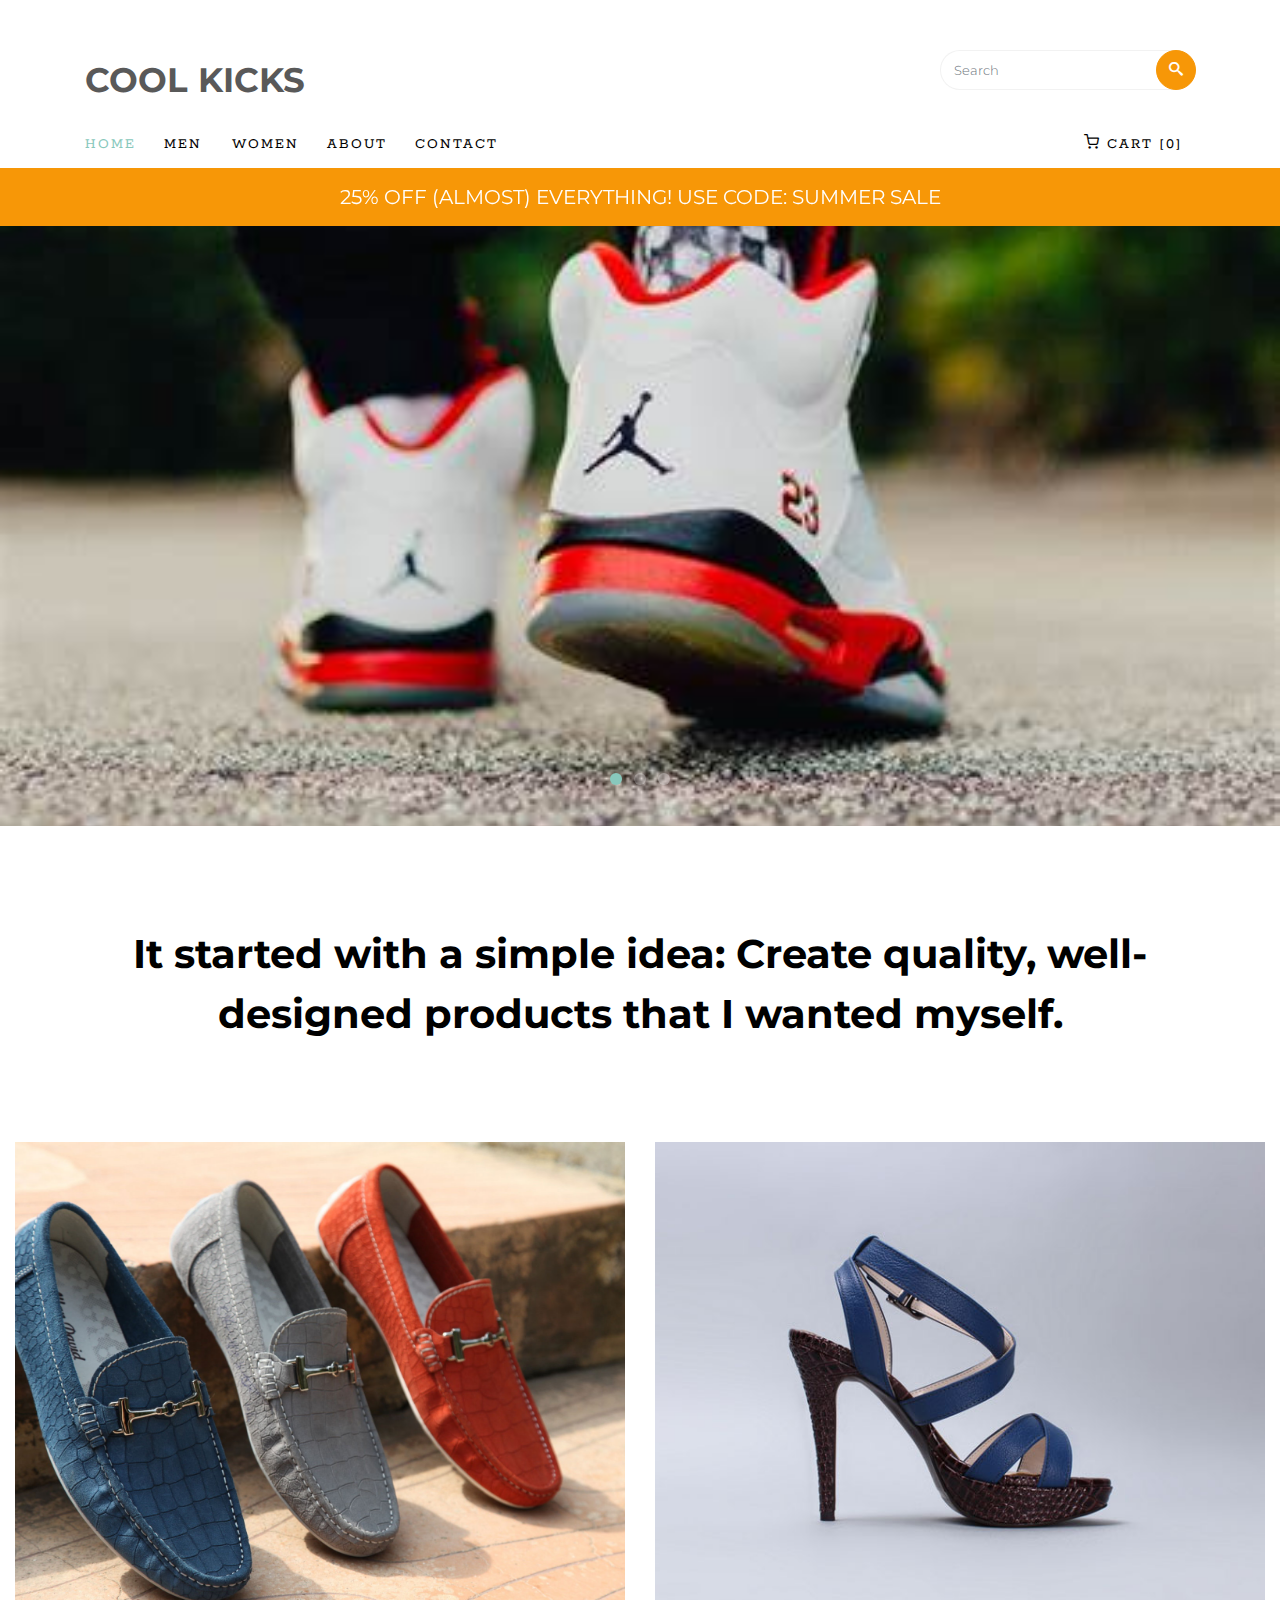
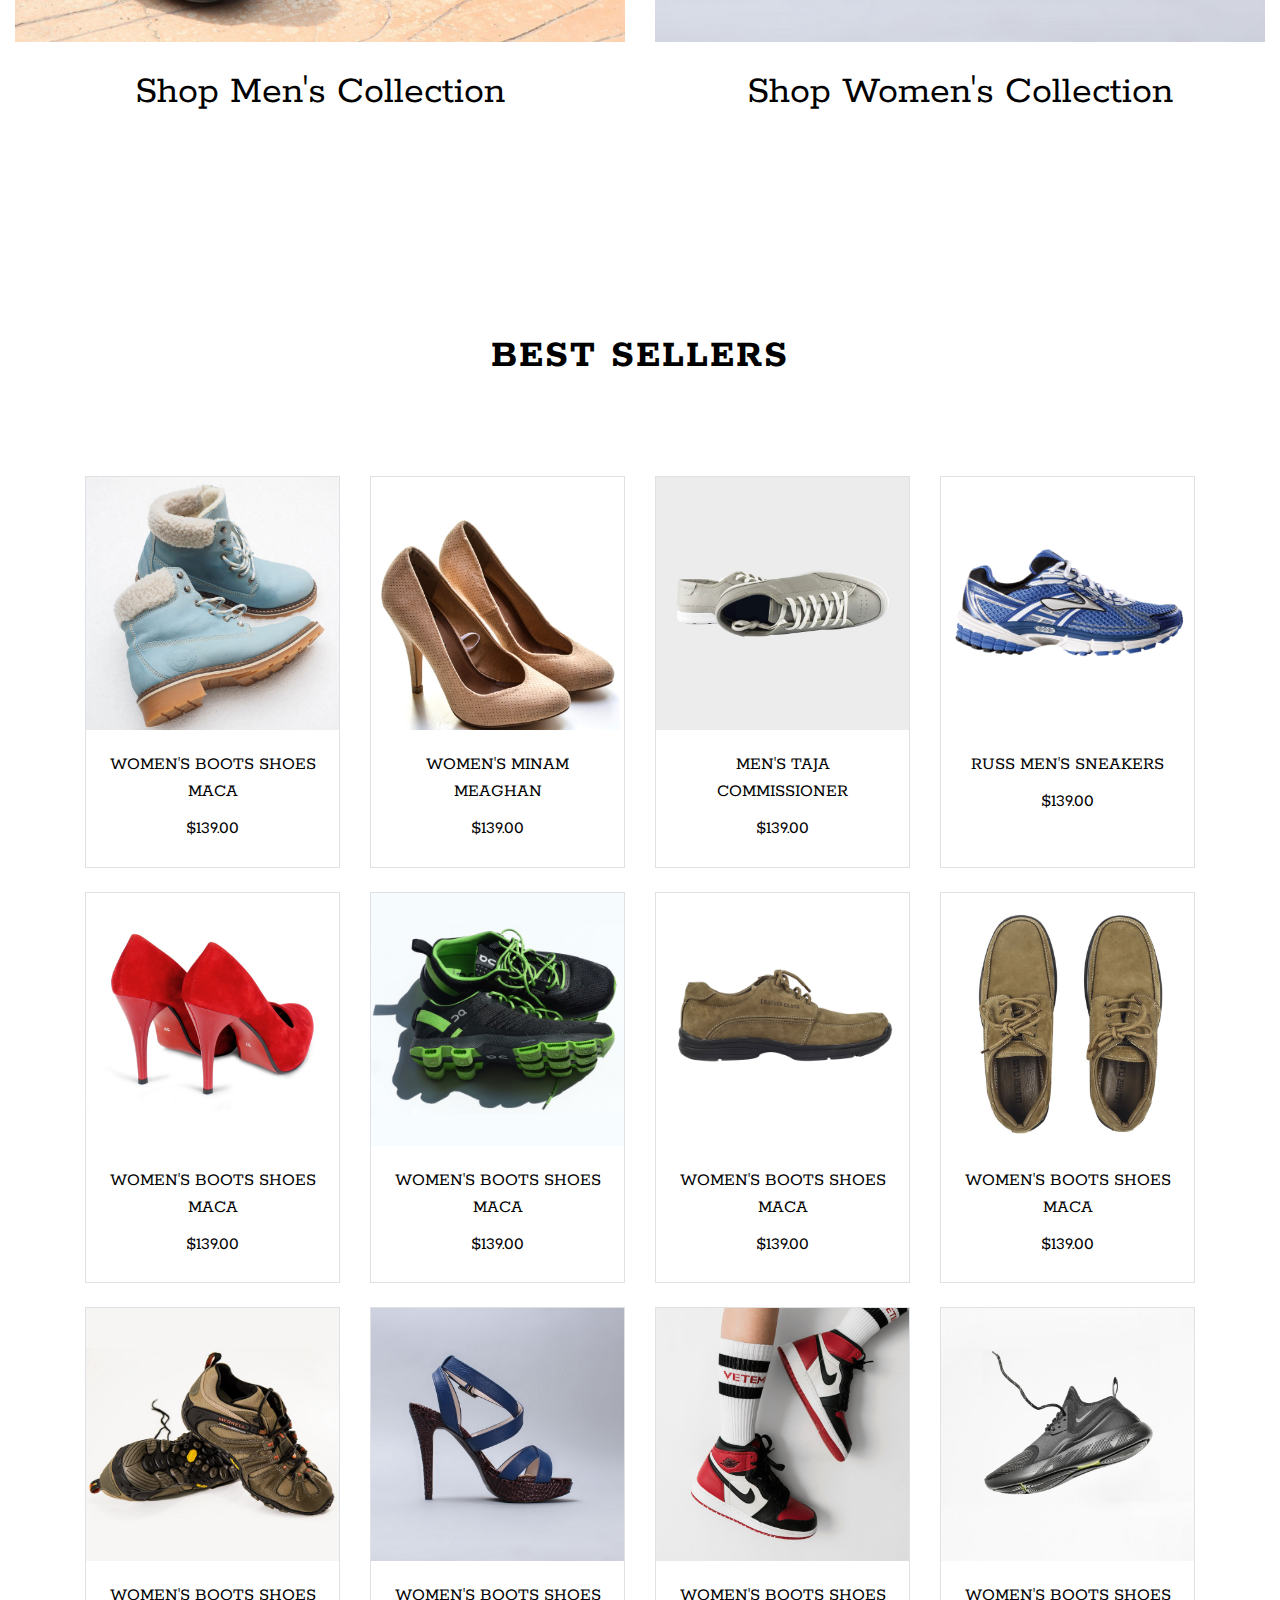
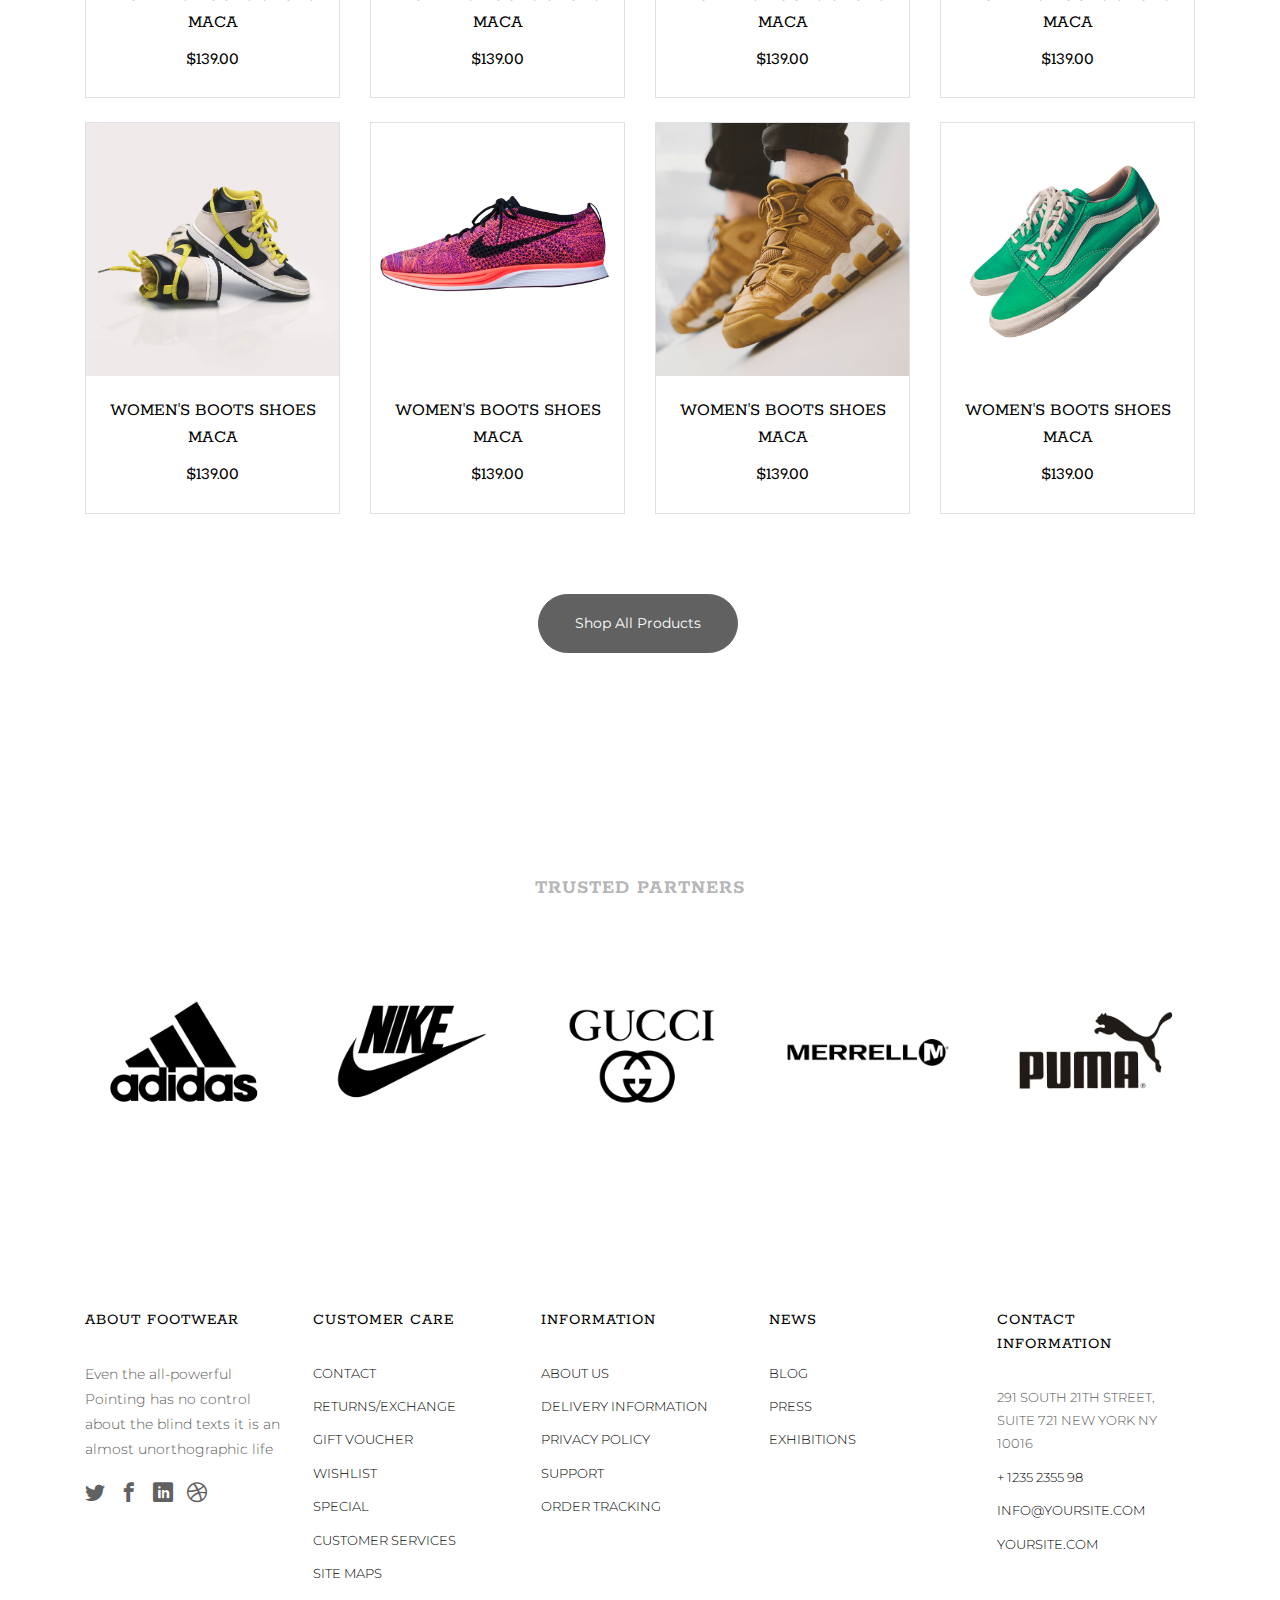
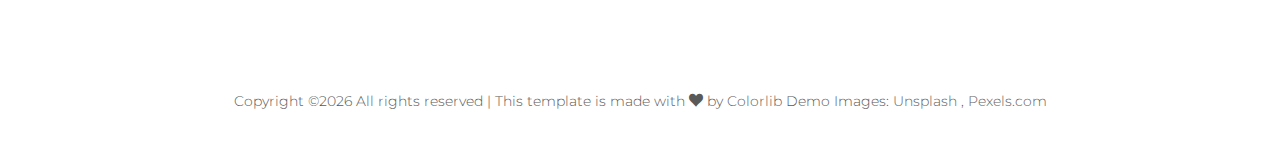
<file: index.html>
<!DOCTYPE HTML>
<html>
	<head>
	<title>Footwear - Free Bootstrap 4 Template by Colorlib</title>
   <meta charset="utf-8">
   <meta name="viewport" content="width=device-width, initial-scale=1, shrink-to-fit=no">

	<link href="https://fonts.googleapis.com/css?family=Montserrat:300,400,500,600,700" rel="stylesheet">
	<link href="https://fonts.googleapis.com/css?family=Rokkitt:100,300,400,700" rel="stylesheet">
	
	<!-- Animate.css -->
	<link rel="stylesheet" href="css/animate.css">
	<!-- Icomoon Icon Fonts-->
	<link rel="stylesheet" href="css/icomoon.css">
	<!-- Ion Icon Fonts-->
	<link rel="stylesheet" href="css/ionicons.min.css">
	<!-- Bootstrap  -->
	<link rel="stylesheet" href="css/bootstrap.min.css">

	<!-- Magnific Popup -->
	<link rel="stylesheet" href="css/magnific-popup.css">

	<!-- Flexslider  -->
	<link rel="stylesheet" href="css/flexslider.css">

	<!-- Owl Carousel -->
	<link rel="stylesheet" href="css/owl.carousel.min.css">
	<link rel="stylesheet" href="css/owl.theme.default.min.css">
	
	<!-- Date Picker -->
	<link rel="stylesheet" href="css/bootstrap-datepicker.css">
	<!-- Flaticons  -->
	<link rel="stylesheet" href="fonts/flaticon/font/flaticon.css">

	<!-- Theme style  -->
	<link rel="stylesheet" href="css/style.css">

	</head>
	<body>
		
	<div class="colorlib-loader"></div>

	<div id="page">
		<nav class="colorlib-nav" role="navigation">
			<div class="top-menu">
				<div class="container">
					<div class="row">
						<div class="col-sm-7 col-md-9">
							<div id="colorlib-logo"><a href="index.html">COOL KICKS</a></div>
						</div>
						<div class="col-sm-5 col-md-3">
			            <form action="#" class="search-wrap">
			               <div class="form-group">
			                  <input type="search" class="form-control search" placeholder="Search">
			                  <button class="btn btn-primary submit-search text-center" type="submit"><i class="icon-search"></i></button>
			               </div>
			            </form>
			         </div>
		         </div>
					<div class="row">
						<div class="col-sm-12 text-left menu-1">
							<ul>
								<li class="active"><a href="index.html">Home</a></li>
								<li class="has-dropdown">
									<a href="men.html">Men</a>
									<ul class="dropdown">
										<li><a href="product-detail.html">Product Detail</a></li>
										<li><a href="cart.html">Shopping Cart</a></li>
										<li><a href="checkout.html">Checkout</a></li>
										<li><a href="order-complete.html">Order Complete</a></li>
										<li><a href="add-to-wishlist.html">Wishlist</a></li>
									</ul>
								</li>
								<li><a href="women.html">Women</a></li>
								<li><a href="about.html">About</a></li>
								<li><a href="contact.html">Contact</a></li>
								<li class="cart"><a href="cart.html"><i class="icon-shopping-cart"></i> Cart [0]</a></li>
							</ul>
						</div>
					</div>
				</div>
			</div>
			<div class="sale">
				<div class="container">
					<div class="row">
						<div class="col-sm-8 offset-sm-2 text-center">
							<div class="row">
								<div class="owl-carousel2">
									<div class="item">
										<div class="col">
											<h3><a href="#">25% off (Almost) Everything! Use Code: Summer Sale</a></h3>
										</div>
									</div>
									<div class="item">
										<div class="col">
											<h3><a href="#">Our biggest sale yet 50% off all summer shoes</a></h3>
										</div>
									</div>
								</div>
							</div>
						</div>
					</div>
				</div>
			</div>
		</nav>
		<aside id="colorlib-hero">
			<div class="flexslider">
				<ul class="slides">
			   	<li style="background-image: url(images/JORDAN5.jpg);">
			   		<div class="overlay"></div>
			   		<div class="container-fluid">
			   			<div class="row">
				   			<div class="col-sm-6 offset-sm-3 text-center slider-text">
				   				<div class="slider-text-inner">
				   					<div class="desc">
					   					<h1 class="head-1">Men's</h1>
					   					<h2 class="head-2">Shoes</h2>
					   					<h2 class="head-3">Collection</h2>
					   					<p class="category"><span>New trending shoes</span></p>
					   					<p><a href="#" class="btn btn-primary">Shop Collection</a></p>
				   					</div>
				   				</div>
				   			</div>
				   		</div>
			   		</div>
			   	</li>
			   	<li style="background-image: url(images/RETRO1BLUE.jpg);">
			   		<div class="overlay"></div>
			   		<div class="container-fluid">
			   			<div class="row">
				   			<div class="col-sm-6 offset-sm-3 text-center slider-text">
				   				<div class="slider-text-inner">
				   					<div class="desc">
					   					<h1 class="head-1">Huge</h1>
					   					<h2 class="head-2">Sale</h2>
					   					<h2 class="head-3"><strong class="font-weight-bold">50%</strong> Off</h2>
					   					<p class="category"><span>Big sale sandals</span></p>
					   					<p><a href="#" class="btn btn-primary">Shop Collection</a></p>
				   					</div>
				   				</div>
				   			</div>
				   		</div>
			   		</div>
			   	</li>
			   	<li style="background-image: url(images/light.jpg);">
			   		<div class="overlay"></div>
			   		<div class="container-fluid">
			   			<div class="row">
				   			<div class="col-sm-6 offset-sm-3 text-center slider-text">
				   				<div class="slider-text-inner">
				   					<div class="desc">
					   					<h1 class="head-1">New</h1>
					   					<h2 class="head-2">Arrival</h2>
					   					<h2 class="head-3">up to <strong class="font-weight-bold">30%</strong> off</h2>
					   					<p class="category"><span>New stylish shoes for men</span></p>
					   					<p><a href="#" class="btn btn-primary">Shop Collection</a></p>
				   					</div>
				   				</div>
				   			</div>
				   		</div>
			   		</div>
			   	</li>
			  	</ul>
		  	</div>
		</aside>
		<div class="colorlib-intro">
			<div class="container">
				<div class="row">
					<div class="col-sm-12 text-center">
						<h2 class="intro">It started with a simple idea: Create quality, well-designed products that I wanted myself.</h2>
					</div>
				</div>
			</div>
		</div>
		<div class="colorlib-product">
			<div class="container-fluid">
				<div class="row">
					<div class="col-sm-6 text-center">
						<div class="featured">
							<a href="#" class="featured-img" style="background-image: url(images/men.jpg);"></a>
							<div class="desc">
								<h2><a href="#">Shop Men's Collection</a></h2>
							</div>
						</div>
					</div>
					<div class="col-sm-6 text-center">
						<div class="featured">
							<a href="#" class="featured-img" style="background-image: url(images/women.jpg);"></a>
							<div class="desc">
								<h2><a href="#">Shop Women's Collection</a></h2>
							</div>
						</div>
					</div>
				</div>
			</div>
		</div>

		<div class="colorlib-product">
			<div class="container">
				<div class="row">
					<div class="col-sm-8 offset-sm-2 text-center colorlib-heading">
						<h2>Best Sellers</h2>
					</div>
				</div>
				<div class="row row-pb-md">
					<div class="col-lg-3 mb-4 text-center">
						<div class="product-entry border">
							<a href="#" class="prod-img">
								<img src="images/item-1.jpg" class="img-fluid" alt="Free html5 bootstrap 4 template">
							</a>
							<div class="desc">
								<h2><a href="#">Women's Boots Shoes Maca</a></h2>
								<span class="price">$139.00</span>
							</div>
						</div>
					</div>
					<div class="col-lg-3 mb-4 text-center">
						<div class="product-entry border">
							<a href="#" class="prod-img">
								<img src="images/item-2.jpg" class="img-fluid" alt="Free html5 bootstrap 4 template">
							</a>
							<div class="desc">
								<h2><a href="#">Women's Minam Meaghan</a></h2>
								<span class="price">$139.00</span>
							</div>
						</div>
					</div>
					<div class="col-lg-3 mb-4 text-center">
						<div class="product-entry border">
							<a href="#" class="prod-img">
								<img src="images/item-3.jpg" class="img-fluid" alt="Free html5 bootstrap 4 template">
							</a>
							<div class="desc">
								<h2><a href="#">Men's Taja Commissioner</a></h2>
								<span class="price">$139.00</span>
							</div>
						</div>
					</div>
					<div class="col-lg-3 mb-4 text-center">
						<div class="product-entry border">
							<a href="#" class="prod-img">
								<img src="images/item-4.jpg" class="img-fluid" alt="Free html5 bootstrap 4 template">
							</a>
							<div class="desc">
								<h2><a href="#">Russ Men's Sneakers</a></h2>
								<span class="price">$139.00</span>
							</div>
						</div>
					</div>
					<div class="w-100"></div>
					<div class="col-lg-3 mb-4 text-center">
						<div class="product-entry border">
							<a href="#" class="prod-img">
								<img src="images/item-5.jpg" class="img-fluid" alt="Free html5 bootstrap 4 template">
							</a>
							<div class="desc">
								<h2><a href="#">Women's Boots Shoes Maca</a></h2>
								<span class="price">$139.00</span>
							</div>
						</div>
					</div>
					<div class="col-lg-3 mb-4 text-center">
						<div class="product-entry border">
							<a href="#" class="prod-img">
								<img src="images/item-6.jpg" class="img-fluid" alt="Free html5 bootstrap 4 template">
							</a>
							<div class="desc">
								<h2><a href="#">Women's Boots Shoes Maca</a></h2>
								<span class="price">$139.00</span>
							</div>
						</div>
					</div>
					<div class="col-lg-3 mb-4 text-center">
						<div class="product-entry border">
							<a href="#" class="prod-img">
								<img src="images/item-7.jpg" class="img-fluid" alt="Free html5 bootstrap 4 template">
							</a>
							<div class="desc">
								<h2><a href="#">Women's Boots Shoes Maca</a></h2>
								<span class="price">$139.00</span>
							</div>
						</div>
					</div>
					<div class="col-lg-3 mb-4 text-center">
						<div class="product-entry border">
							<a href="#" class="prod-img">
								<img src="images/item-8.jpg" class="img-fluid" alt="Free html5 bootstrap 4 template">
							</a>
							<div class="desc">
								<h2><a href="#">Women's Boots Shoes Maca</a></h2>
								<span class="price">$139.00</span>
							</div>
						</div>
					</div>
					<div class="w-100"></div>
					<div class="col-lg-3 mb-4 text-center">
						<div class="product-entry border">
							<a href="#" class="prod-img">
								<img src="images/item-9.jpg" class="img-fluid" alt="Free html5 bootstrap 4 template">
							</a>
							<div class="desc">
								<h2><a href="#">Women's Boots Shoes Maca</a></h2>
								<span class="price">$139.00</span>
							</div>
						</div>
					</div>
					<div class="col-lg-3 mb-4 text-center">
						<div class="product-entry border">
							<a href="#" class="prod-img">
								<img src="images/item-10.jpg" class="img-fluid" alt="Free html5 bootstrap 4 template">
							</a>
							<div class="desc">
								<h2><a href="#">Women's Boots Shoes Maca</a></h2>
								<span class="price">$139.00</span>
							</div>
						</div>
					</div>
					<div class="col-lg-3 mb-4 text-center">
						<div class="product-entry border">
							<a href="#" class="prod-img">
								<img src="images/item-11.jpg" class="img-fluid" alt="Free html5 bootstrap 4 template">
							</a>
							<div class="desc">
								<h2><a href="#">Women's Boots Shoes Maca</a></h2>
								<span class="price">$139.00</span>
							</div>
						</div>
					</div>
					<div class="col-lg-3 mb-4 text-center">
						<div class="product-entry border">
							<a href="#" class="prod-img">
								<img src="images/item-12.jpg" class="img-fluid" alt="Free html5 bootstrap 4 template">
							</a>
							<div class="desc">
								<h2><a href="#">Women's Boots Shoes Maca</a></h2>
								<span class="price">$139.00</span>
							</div>
						</div>
					</div>
					<div class="w-100"></div>
					<div class="col-lg-3 mb-4 text-center">
						<div class="product-entry border">
							<a href="#" class="prod-img">
								<img src="images/item-13.jpg" class="img-fluid" alt="Free html5 bootstrap 4 template">
							</a>
							<div class="desc">
								<h2><a href="#">Women's Boots Shoes Maca</a></h2>
								<span class="price">$139.00</span>
							</div>
						</div>
					</div>
					<div class="col-lg-3 mb-4 text-center">
						<div class="product-entry border">
							<a href="#" class="prod-img">
								<img src="images/item-14.jpg" class="img-fluid" alt="Free html5 bootstrap 4 template">
							</a>
							<div class="desc">
								<h2><a href="#">Women's Boots Shoes Maca</a></h2>
								<span class="price">$139.00</span>
							</div>
						</div>
					</div>
					<div class="col-lg-3 mb-4 text-center">
						<div class="product-entry border">
							<a href="#" class="prod-img">
								<img src="images/item-15.jpg" class="img-fluid" alt="Free html5 bootstrap 4 template">
							</a>
							<div class="desc">
								<h2><a href="#">Women's Boots Shoes Maca</a></h2>
								<span class="price">$139.00</span>
							</div>
						</div>
					</div>
					<div class="col-lg-3 mb-4 text-center">
						<div class="product-entry border">
							<a href="#" class="prod-img">
								<img src="images/item-16.jpg" class="img-fluid" alt="Free html5 bootstrap 4 template">
							</a>
							<div class="desc">
								<h2><a href="#">Women's Boots Shoes Maca</a></h2>
								<span class="price">$139.00</span>
							</div>
						</div>
					</div>
				</div>
				<div class="row">
					<div class="col-md-12 text-center">
						<p><a href="#" class="btn btn-primary btn-lg">Shop All Products</a></p>
					</div>
				</div>
			</div>
		</div>

		<div class="colorlib-partner">
			<div class="container">
				<div class="row">
					<div class="col-sm-8 offset-sm-2 text-center colorlib-heading colorlib-heading-sm">
						<h2>Trusted Partners</h2>
					</div>
				</div>
				<div class="row">
					<div class="col partner-col text-center">
						<img src="images/brand-1.jpg" class="img-fluid" alt="Free html4 bootstrap 4 template">
					</div>
					<div class="col partner-col text-center">
						<img src="images/brand-2.jpg" class="img-fluid" alt="Free html4 bootstrap 4 template">
					</div>
					<div class="col partner-col text-center">
						<img src="images/brand-3.jpg" class="img-fluid" alt="Free html4 bootstrap 4 template">
					</div>
					<div class="col partner-col text-center">
						<img src="images/brand-4.jpg" class="img-fluid" alt="Free html4 bootstrap 4 template">
					</div>
					<div class="col partner-col text-center">
						<img src="images/brand-5.jpg" class="img-fluid" alt="Free html4 bootstrap 4 template">
					</div>
				</div>
			</div>
		</div>

		<footer id="colorlib-footer" role="contentinfo">
			<div class="container">
				<div class="row row-pb-md">
					<div class="col footer-col colorlib-widget">
						<h4>About Footwear</h4>
						<p>Even the all-powerful Pointing has no control about the blind texts it is an almost unorthographic life</p>
						<p>
							<ul class="colorlib-social-icons">
								<li><a href="#"><i class="icon-twitter"></i></a></li>
								<li><a href="#"><i class="icon-facebook"></i></a></li>
								<li><a href="#"><i class="icon-linkedin"></i></a></li>
								<li><a href="#"><i class="icon-dribbble"></i></a></li>
							</ul>
						</p>
					</div>
					<div class="col footer-col colorlib-widget">
						<h4>Customer Care</h4>
						<p>
							<ul class="colorlib-footer-links">
								<li><a href="#">Contact</a></li>
								<li><a href="#">Returns/Exchange</a></li>
								<li><a href="#">Gift Voucher</a></li>
								<li><a href="#">Wishlist</a></li>
								<li><a href="#">Special</a></li>
								<li><a href="#">Customer Services</a></li>
								<li><a href="#">Site maps</a></li>
							</ul>
						</p>
					</div>
					<div class="col footer-col colorlib-widget">
						<h4>Information</h4>
						<p>
							<ul class="colorlib-footer-links">
								<li><a href="#">About us</a></li>
								<li><a href="#">Delivery Information</a></li>
								<li><a href="#">Privacy Policy</a></li>
								<li><a href="#">Support</a></li>
								<li><a href="#">Order Tracking</a></li>
							</ul>
						</p>
					</div>

					<div class="col footer-col">
						<h4>News</h4>
						<ul class="colorlib-footer-links">
							<li><a href="blog.html">Blog</a></li>
							<li><a href="#">Press</a></li>
							<li><a href="#">Exhibitions</a></li>
						</ul>
					</div>

					<div class="col footer-col">
						<h4>Contact Information</h4>
						<ul class="colorlib-footer-links">
							<li>291 South 21th Street, <br> Suite 721 New York NY 10016</li>
							<li><a href="tel://1234567920">+ 1235 2355 98</a></li>
							<li><a href="mailto:info@yoursite.com">info@yoursite.com</a></li>
							<li><a href="#">yoursite.com</a></li>
						</ul>
					</div>
				</div>
			</div>
			<div class="copy">
				<div class="row">
					<div class="col-sm-12 text-center">
						<p>
							<span><!-- Link back to Colorlib can't be removed. Template is licensed under CC BY 3.0. -->
Copyright &copy;<script>document.write(new Date().getFullYear());</script> All rights reserved | This template is made with <i class="icon-heart" aria-hidden="true"></i> by <a href="https://colorlib.com" target="_blank">Colorlib</a>
<!-- Link back to Colorlib can't be removed. Template is licensed under CC BY 3.0. --></span> 
							<span class="block">Demo Images: <a href="http://unsplash.co/" target="_blank">Unsplash</a> , <a href="http://pexels.com/" target="_blank">Pexels.com</a></span>
						</p>
					</div>
				</div>
			</div>
		</footer>
	</div>

	<div class="gototop js-top">
		<a href="#" class="js-gotop"><i class="ion-ios-arrow-up"></i></a>
	</div>
	
	<!-- jQuery -->
	<script src="js/jquery.min.js"></script>
   <!-- popper -->
   <script src="js/popper.min.js"></script>
   <!-- bootstrap 4.1 -->
   <script src="js/bootstrap.min.js"></script>
   <!-- jQuery easing -->
   <script src="js/jquery.easing.1.3.js"></script>
	<!-- Waypoints -->
	<script src="js/jquery.waypoints.min.js"></script>
	<!-- Flexslider -->
	<script src="js/jquery.flexslider-min.js"></script>
	<!-- Owl carousel -->
	<script src="js/owl.carousel.min.js"></script>
	<!-- Magnific Popup -->
	<script src="js/jquery.magnific-popup.min.js"></script>
	<script src="js/magnific-popup-options.js"></script>
	<!-- Date Picker -->
	<script src="js/bootstrap-datepicker.js"></script>
	<!-- Stellar Parallax -->
	<script src="js/jquery.stellar.min.js"></script>
	<!-- Main -->
	<script src="js/main.js"></script>

	</body>
</html>
</file>
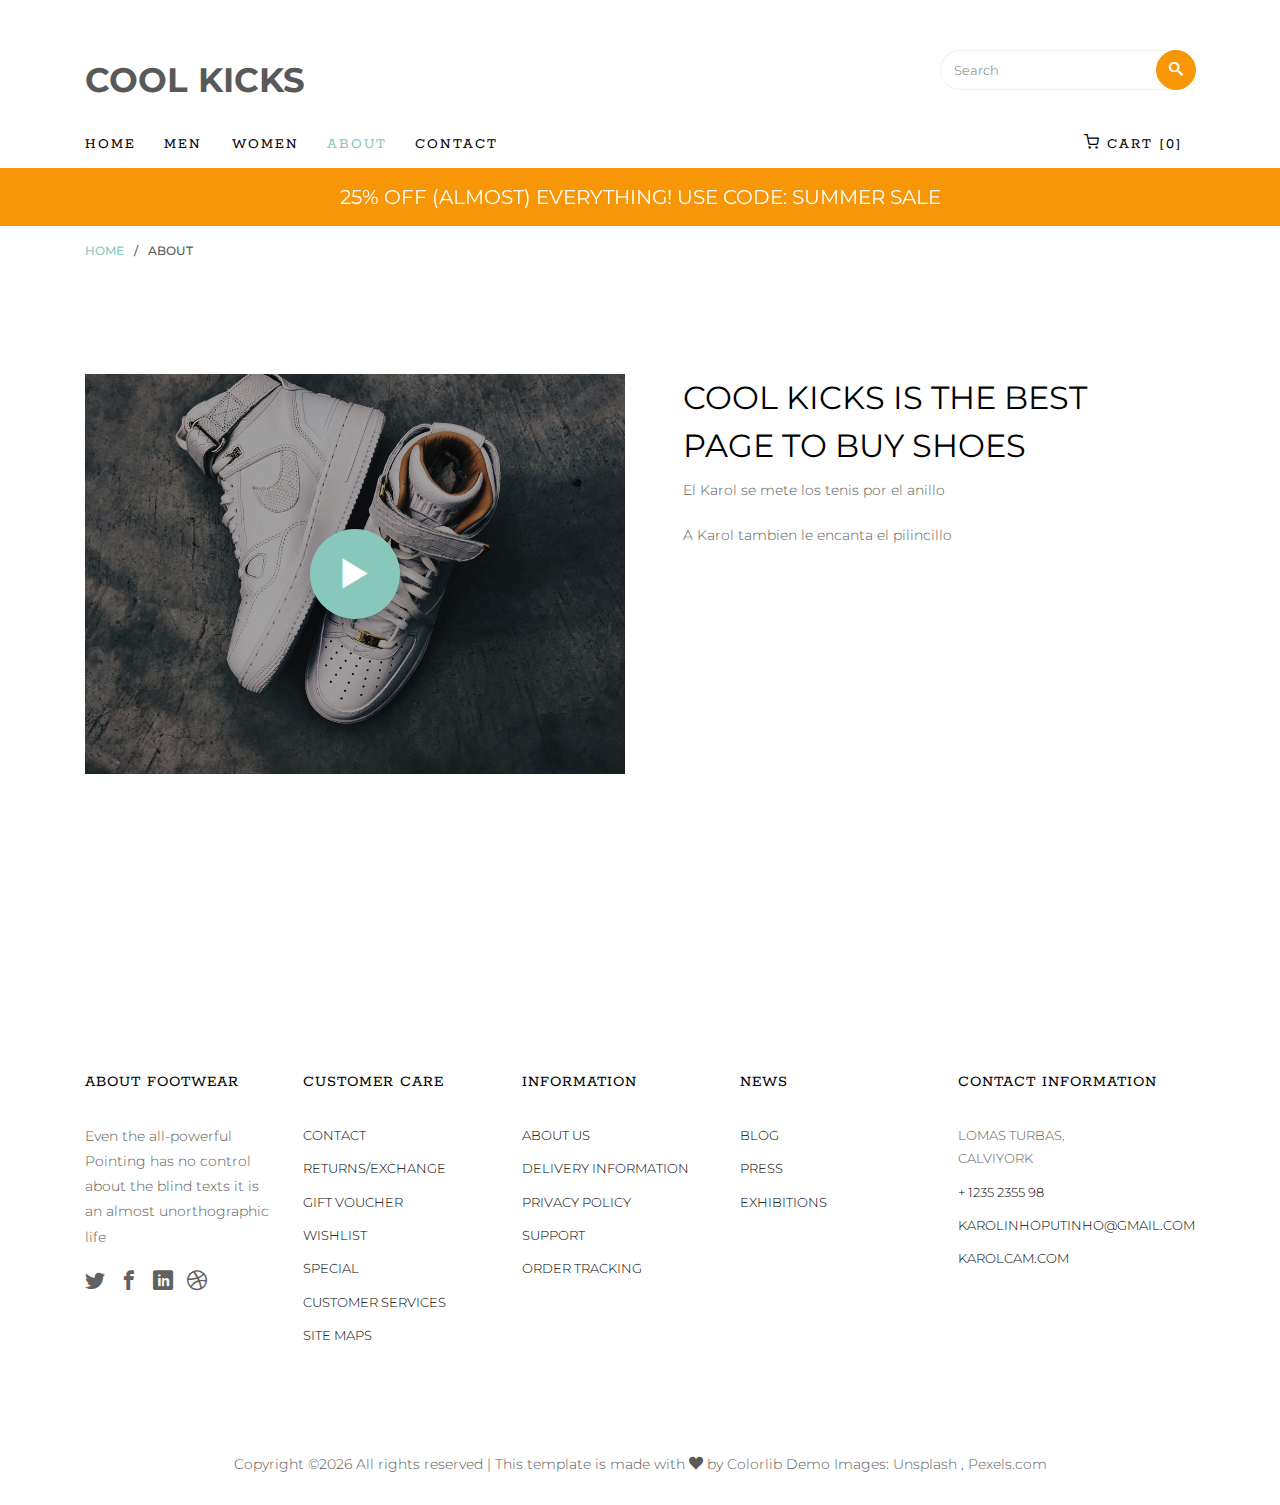
<file: about.html>
<!DOCTYPE HTML>
<html>
	<head>
	<title>COOL KICKS - Free Bootstrap 4 Template by Colorlib</title>
   <meta charset="utf-8">
   <meta name="viewport" content="width=device-width, initial-scale=1, shrink-to-fit=no">

	<link href="https://fonts.googleapis.com/css?family=Montserrat:300,400,500,600,700" rel="stylesheet">
	<link href="https://fonts.googleapis.com/css?family=Rokkitt:100,300,400,700" rel="stylesheet">
	
	<!-- Animate.css -->
	<link rel="stylesheet" href="css/animate.css">
	<!-- Icomoon Icon Fonts-->
	<link rel="stylesheet" href="css/icomoon.css">
	<!-- Ion Icon Fonts-->
	<link rel="stylesheet" href="css/ionicons.min.css">
	<!-- Bootstrap  -->
	<link rel="stylesheet" href="css/bootstrap.min.css">

	<!-- Magnific Popup -->
	<link rel="stylesheet" href="css/magnific-popup.css">

	<!-- Flexslider  -->
	<link rel="stylesheet" href="css/flexslider.css">

	<!-- Owl Carousel -->
	<link rel="stylesheet" href="css/owl.carousel.min.css">
	<link rel="stylesheet" href="css/owl.theme.default.min.css">
	
	<!-- Date Picker -->
	<link rel="stylesheet" href="css/bootstrap-datepicker.css">
	<!-- Flaticons  -->
	<link rel="stylesheet" href="fonts/flaticon/font/flaticon.css">

	<!-- Theme style  -->
	<link rel="stylesheet" href="css/style.css">

	</head>
	<body>
		
	<div class="colorlib-loader"></div>

	<div id="page">
		<nav class="colorlib-nav" role="navigation">
			<div class="top-menu">
				<div class="container">
					<div class="row">
						<div class="col-sm-7 col-md-9">
							<div id="colorlib-logo"><a href="index.html">COOL KICKS</a></div>
						</div>
						<div class="col-sm-5 col-md-3">
			            <form action="#" class="search-wrap">
			               <div class="form-group">
			                  <input type="search" class="form-control search" placeholder="Search">
			                  <button class="btn btn-primary submit-search text-center" type="submit"><i class="icon-search"></i></button>
			               </div>
			            </form>
			         </div>
		         </div>
					<div class="row">
						<div class="col-sm-12 text-left menu-1">
							<ul>
								<li><a href="index.html">Home</a></li>
								<li class="has-dropdown">
									<a href="men.html">Men</a>
									<ul class="dropdown">
										<li><a href="product-detail.html">Product Detail</a></li>
										<li><a href="cart.html">Shopping Cart</a></li>
										<li><a href="checkout.html">Checkout</a></li>
										<li><a href="order-complete.html">Order Complete</a></li>
										<li><a href="add-to-wishlist.html">Wishlist</a></li>
									</ul>
								</li>
								<li><a href="women.html">Women</a></li>
								<li class="active"><a href="about.html">About</a></li>
								<li><a href="contact.html">Contact</a></li>
								<li class="cart"><a href="cart.html"><i class="icon-shopping-cart"></i> Cart [0]</a></li>
							</ul>
						</div>
					</div>
				</div>
			</div>
			<div class="sale">
				<div class="container">
					<div class="row">
						<div class="col-sm-8 offset-sm-2 text-center">
							<div class="row">
								<div class="owl-carousel2">
									<div class="item">
										<div class="col">
											<h3><a href="#">25% off (Almost) Everything! Use Code: Summer Sale</a></h3>
										</div>
									</div>
									<div class="item">
										<div class="col">
											<h3><a href="#">Our biggest sale yet 50% off all summer shoes</a></h3>
										</div>
									</div>
								</div>
							</div>
						</div>
					</div>
				</div>
			</div>
		</nav>

		<div class="breadcrumbs">
			<div class="container">
				<div class="row">
					<div class="col">
						<p class="bread"><span><a href="index.html">Home</a></span> / <span>About</span></p>
					</div>
				</div>
			</div>
		</div>


		<div class="colorlib-about">
			<div class="container">
				<div class="row row-pb-lg">
					<div class="col-sm-6 mb-3">
						<div class="video colorlib-video" style="background-image: url(images/about.jpg);">
							<a href="https://www.youtube.com/shorts/8jOomvPnRZ8" class="popup-vimeo"><i class="icon-play3"></i></a>
							<div class="overlay"></div>
						</div>
					</div>
					<div class="col-sm-6">
						<div class="about-wrap">
							<h2>COOL KICKS IS THE BEST PAGE TO BUY SHOES</h2>
							<p>El Karol se mete los tenis por el anillo</p>
							<p>A Karol tambien le encanta el pilincillo</p>
						</div>
					</div>
				</div>
			</div>
		</div>

		<footer id="colorlib-footer" role="contentinfo">
			<div class="container">
				<div class="row row-pb-md">
					<div class="col footer-col colorlib-widget">
						<h4>About Footwear</h4>
						<p>Even the all-powerful Pointing has no control about the blind texts it is an almost unorthographic life</p>
						<p>
							<ul class="colorlib-social-icons">
								<li><a href="#"><i class="icon-twitter"></i></a></li>
								<li><a href="#"><i class="icon-facebook"></i></a></li>
								<li><a href="#"><i class="icon-linkedin"></i></a></li>
								<li><a href="#"><i class="icon-dribbble"></i></a></li>
							</ul>
						</p>
					</div>
					<div class="col footer-col colorlib-widget">
						<h4>Customer Care</h4>
						<p>
							<ul class="colorlib-footer-links">
								<li><a href="#">Contact</a></li>
								<li><a href="#">Returns/Exchange</a></li>
								<li><a href="#">Gift Voucher</a></li>
								<li><a href="#">Wishlist</a></li>
								<li><a href="#">Special</a></li>
								<li><a href="#">Customer Services</a></li>
								<li><a href="#">Site maps</a></li>
							</ul>
						</p>
					</div>
					<div class="col footer-col colorlib-widget">
						<h4>Information</h4>
						<p>
							<ul class="colorlib-footer-links">
								<li><a href="#">About us</a></li>
								<li><a href="#">Delivery Information</a></li>
								<li><a href="#">Privacy Policy</a></li>
								<li><a href="#">Support</a></li>
								<li><a href="#">Order Tracking</a></li>
							</ul>
						</p>
					</div>

					<div class="col footer-col">
						<h4>News</h4>
						<ul class="colorlib-footer-links">
							<li><a href="blog.html">Blog</a></li>
							<li><a href="#">Press</a></li>
							<li><a href="#">Exhibitions</a></li>
						</ul>
					</div>

					<div class="col footer-col">
						<h4>Contact Information</h4>
						<ul class="colorlib-footer-links">
							<li>Lomas Turbas, <br> Calviyork</li>
							<li><a href="tel://1234567920">+ 1235 2355 98</a></li>
							<li><a href="mailto:info@yoursite.com">karolinhoputinho@gmail.com</a></li>
							<li><a href="#">KarolCam.com</a></li>
						</ul>
					</div>
				</div>
			</div>
			<div class="copy">
				<div class="row">
					<div class="col-sm-12 text-center">
						<p>
							<span><!-- Link back to Colorlib can't be removed. Template is licensed under CC BY 3.0. -->
Copyright &copy;<script>document.write(new Date().getFullYear());</script> All rights reserved | This template is made with <i class="icon-heart" aria-hidden="true"></i> by <a href="https://colorlib.com" target="_blank">Colorlib</a>
<!-- Link back to Colorlib can't be removed. Template is licensed under CC BY 3.0. --></span> 
							<span class="block">Demo Images: <a href="http://unsplash.co/" target="_blank">Unsplash</a> , <a href="http://pexels.com/" target="_blank">Pexels.com</a></span>
						</p>
					</div>
				</div>
			</div>
		</footer>
	</div>

	<div class="gototop js-top">
		<a href="#" class="js-gotop"><i class="ion-ios-arrow-up"></i></a>
	</div>
	
	<!-- jQuery -->
	<script src="js/jquery.min.js"></script>
   <!-- popper -->
   <script src="js/popper.min.js"></script>
   <!-- bootstrap 4.1 -->
   <script src="js/bootstrap.min.js"></script>
   <!-- jQuery easing -->
   <script src="js/jquery.easing.1.3.js"></script>
	<!-- Waypoints -->
	<script src="js/jquery.waypoints.min.js"></script>
	<!-- Flexslider -->
	<script src="js/jquery.flexslider-min.js"></script>
	<!-- Owl carousel -->
	<script src="js/owl.carousel.min.js"></script>
	<!-- Magnific Popup -->
	<script src="js/jquery.magnific-popup.min.js"></script>
	<script src="js/magnific-popup-options.js"></script>
	<!-- Date Picker -->
	<script src="js/bootstrap-datepicker.js"></script>
	<!-- Stellar Parallax -->
	<script src="js/jquery.stellar.min.js"></script>
	<!-- Main -->
	<script src="js/main.js"></script>

	</body>
</html>
</file>
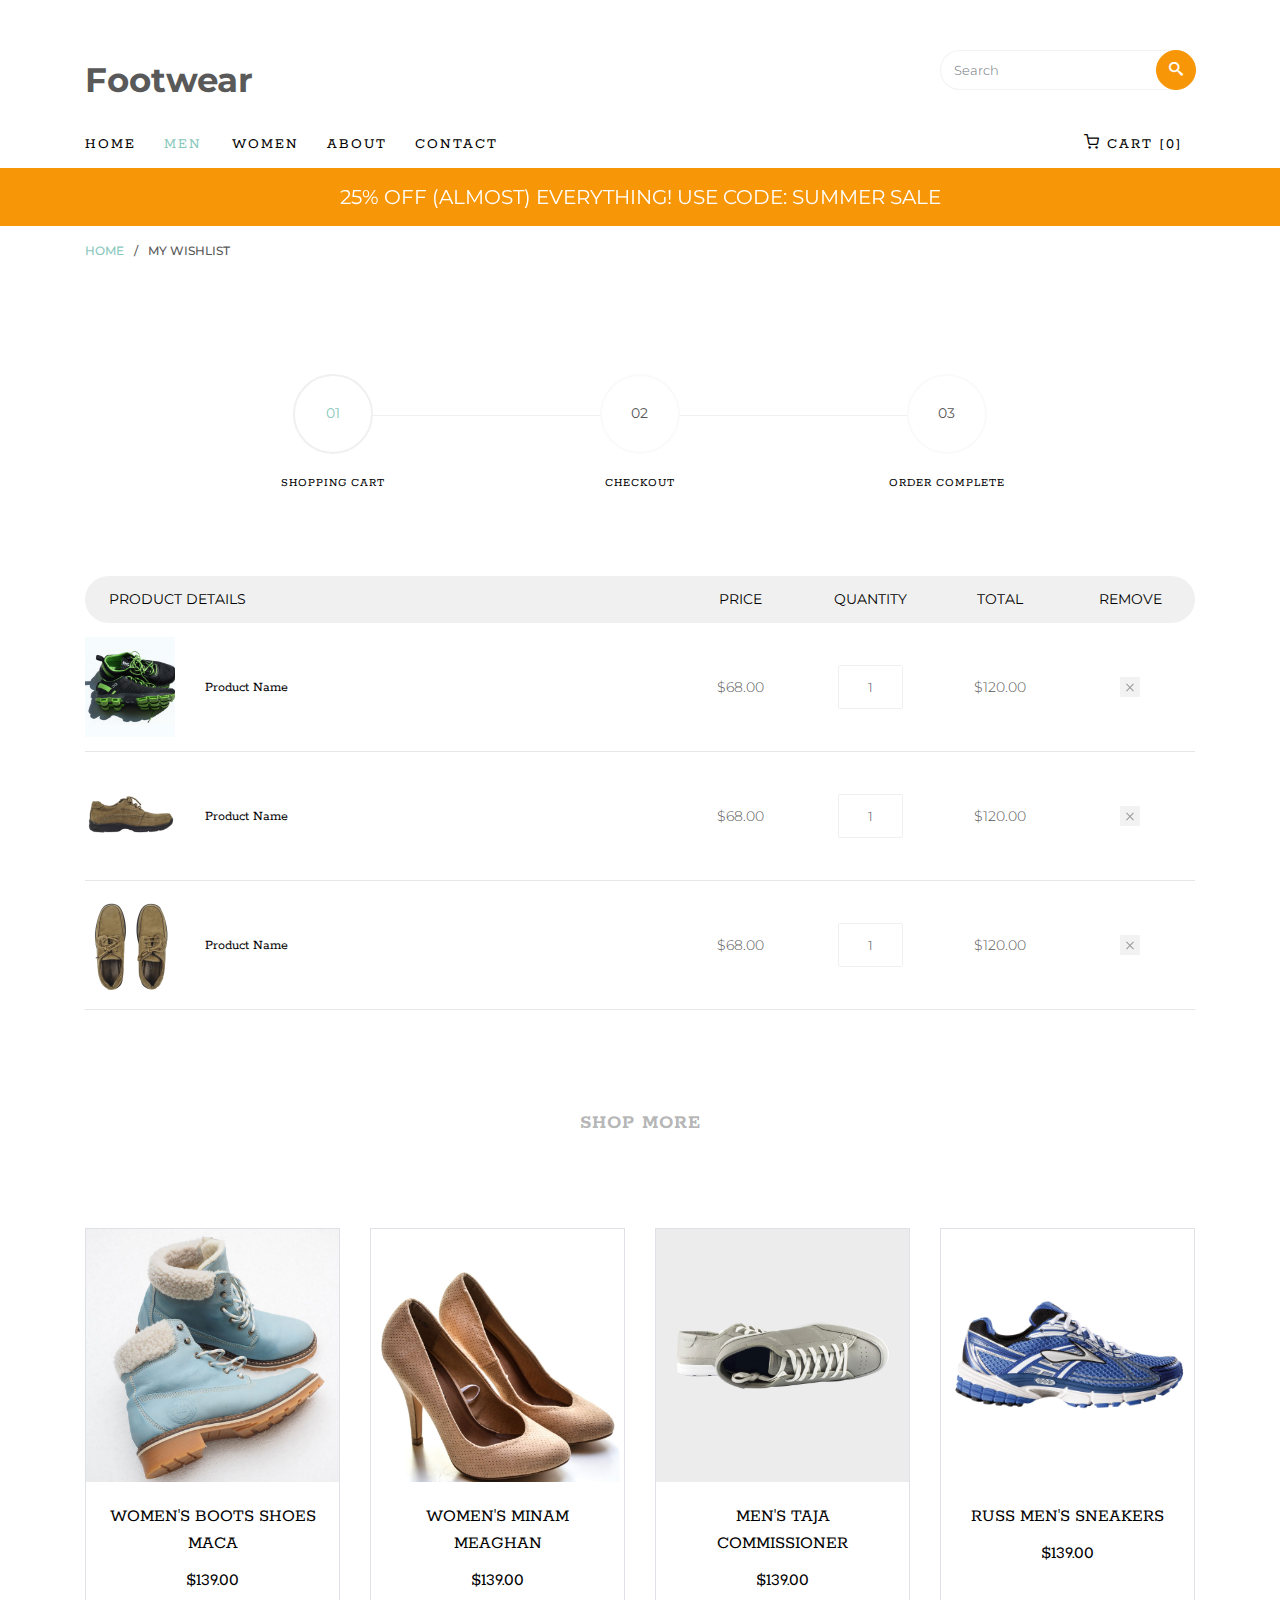
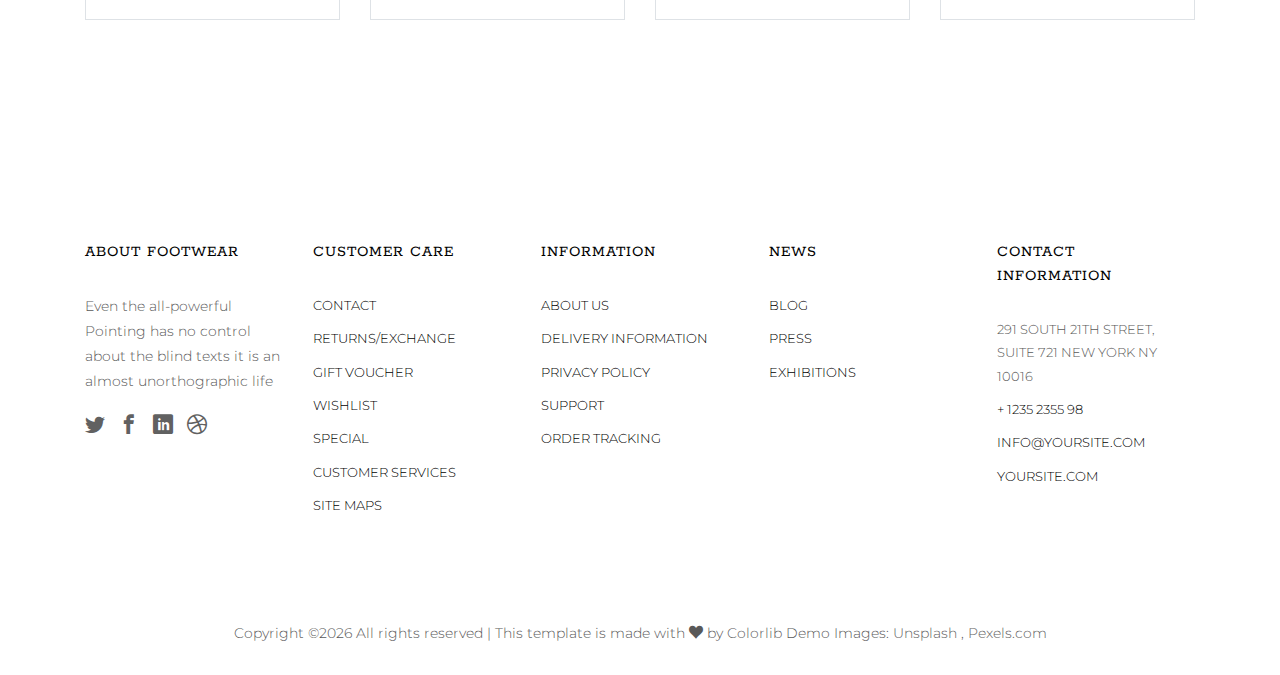
<file: add-to-wishlist.html>
<!DOCTYPE HTML>
<html>
	<head>
	<title>Footwear - Free Bootstrap 4 Template by Colorlib</title>
   <meta charset="utf-8">
   <meta name="viewport" content="width=device-width, initial-scale=1, shrink-to-fit=no">

	<link href="https://fonts.googleapis.com/css?family=Montserrat:300,400,500,600,700" rel="stylesheet">
	<link href="https://fonts.googleapis.com/css?family=Rokkitt:100,300,400,700" rel="stylesheet">
	
	<!-- Animate.css -->
	<link rel="stylesheet" href="css/animate.css">
	<!-- Icomoon Icon Fonts-->
	<link rel="stylesheet" href="css/icomoon.css">
	<!-- Ion Icon Fonts-->
	<link rel="stylesheet" href="css/ionicons.min.css">
	<!-- Bootstrap  -->
	<link rel="stylesheet" href="css/bootstrap.min.css">

	<!-- Magnific Popup -->
	<link rel="stylesheet" href="css/magnific-popup.css">

	<!-- Flexslider  -->
	<link rel="stylesheet" href="css/flexslider.css">

	<!-- Owl Carousel -->
	<link rel="stylesheet" href="css/owl.carousel.min.css">
	<link rel="stylesheet" href="css/owl.theme.default.min.css">
	
	<!-- Date Picker -->
	<link rel="stylesheet" href="css/bootstrap-datepicker.css">
	<!-- Flaticons  -->
	<link rel="stylesheet" href="fonts/flaticon/font/flaticon.css">

	<!-- Theme style  -->
	<link rel="stylesheet" href="css/style.css">

	</head>
	<body>
		
	<div class="colorlib-loader"></div>

	<div id="page">
		<nav class="colorlib-nav" role="navigation">
			<div class="top-menu">
				<div class="container">
					<div class="row">
						<div class="col-sm-7 col-md-9">
							<div id="colorlib-logo"><a href="index.html">Footwear</a></div>
						</div>
						<div class="col-sm-5 col-md-3">
			            <form action="#" class="search-wrap">
			               <div class="form-group">
			                  <input type="search" class="form-control search" placeholder="Search">
			                  <button class="btn btn-primary submit-search text-center" type="submit"><i class="icon-search"></i></button>
			               </div>
			            </form>
			         </div>
		         </div>
					<div class="row">
						<div class="col-sm-12 text-left menu-1">
							<ul>
								<li><a href="index.html">Home</a></li>
								<li class="has-dropdown active">
									<a href="men.html">Men</a>
									<ul class="dropdown">
										<li><a href="product-detail.html">Product Detail</a></li>
										<li><a href="cart.html">Shopping Cart</a></li>
										<li><a href="checkout.html">Checkout</a></li>
										<li><a href="order-complete.html">Order Complete</a></li>
										<li><a href="add-to-wishlist.html">Wishlist</a></li>
									</ul>
								</li>
								<li><a href="women.html">Women</a></li>
								<li><a href="about.html">About</a></li>
								<li><a href="contact.html">Contact</a></li>
								<li class="cart"><a href="cart.html"><i class="icon-shopping-cart"></i> Cart [0]</a></li>
							</ul>
						</div>
					</div>
				</div>
			</div>
			<div class="sale">
				<div class="container">
					<div class="row">
						<div class="col-sm-8 offset-sm-2 text-center">
							<div class="row">
								<div class="owl-carousel2">
									<div class="item">
										<div class="col">
											<h3><a href="#">25% off (Almost) Everything! Use Code: Summer Sale</a></h3>
										</div>
									</div>
									<div class="item">
										<div class="col">
											<h3><a href="#">Our biggest sale yet 50% off all summer shoes</a></h3>
										</div>
									</div>
								</div>
							</div>
						</div>
					</div>
				</div>
			</div>
		</nav>

		<div class="breadcrumbs">
			<div class="container">
				<div class="row">
					<div class="col">
						<p class="bread"><span><a href="index.html">Home</a></span> / <span>My Wishlist</span></p>
					</div>
				</div>
			</div>
		</div>


		<div class="colorlib-product">
			<div class="container">
				<div class="row row-pb-lg">
					<div class="col-md-10 offset-md-1">
						<div class="process-wrap">
							<div class="process text-center active">
								<p><span>01</span></p>
								<h3>Shopping Cart</h3>
							</div>
							<div class="process text-center">
								<p><span>02</span></p>
								<h3>Checkout</h3>
							</div>
							<div class="process text-center">
								<p><span>03</span></p>
								<h3>Order Complete</h3>
							</div>
						</div>
					</div>
				</div>
				<div class="row row-pb-lg">
					<div class="col-md-12">
						<div class="product-name d-flex">
							<div class="one-forth text-left px-4">
								<span>Product Details</span>
							</div>
							<div class="one-eight text-center">
								<span>Price</span>
							</div>
							<div class="one-eight text-center">
								<span>Quantity</span>
							</div>
							<div class="one-eight text-center">
								<span>Total</span>
							</div>
							<div class="one-eight text-center px-4">
								<span>Remove</span>
							</div>
						</div>
						<div class="product-cart d-flex">
							<div class="one-forth">
								<div class="product-img" style="background-image: url(images/item-6.jpg);">
								</div>
								<div class="display-tc">
									<h3>Product Name</h3>
								</div>
							</div>
							<div class="one-eight text-center">
								<div class="display-tc">
									<span class="price">$68.00</span>
								</div>
							</div>
							<div class="one-eight text-center">
								<div class="display-tc">
									<input type="text" id="quantity" name="quantity" class="form-control input-number text-center" value="1" min="1" max="100">
								</div>
							</div>
							<div class="one-eight text-center">
								<div class="display-tc">
									<span class="price">$120.00</span>
								</div>
							</div>
							<div class="one-eight text-center">
								<div class="display-tc">
									<a href="#" class="closed"></a>
								</div>
							</div>
						</div>
						<div class="product-cart d-flex">
							<div class="one-forth">
								<div class="product-img" style="background-image: url(images/item-7.jpg);">
								</div>
								<div class="display-tc">
									<h3>Product Name</h3>
								</div>
							</div>
							<div class="one-eight text-center">
								<div class="display-tc">
									<span class="price">$68.00</span>
								</div>
							</div>
							<div class="one-eight text-center">
								<div class="display-tc">
									<form action="#">
										<input type="text" name="quantity" class="form-control input-number text-center" value="1" min="1" max="100">
									</form>
								</div>
							</div>
							<div class="one-eight text-center">
								<div class="display-tc">
									<span class="price">$120.00</span>
								</div>
							</div>
							<div class="one-eight text-center">
								<div class="display-tc">
									<a href="#" class="closed"></a>
								</div>
							</div>
						</div>
						<div class="product-cart d-flex">
							<div class="one-forth">
								<div class="product-img" style="background-image: url(images/item-8.jpg);">
								</div>
								<div class="display-tc">
									<h3>Product Name</h3>
								</div>
							</div>
							<div class="one-eight text-center">
								<div class="display-tc">
									<span class="price">$68.00</span>
								</div>
							</div>
							<div class="one-eight text-center">
								<div class="display-tc">
									<input type="text" id="quantity" name="quantity" class="form-control input-number text-center" value="1" min="1" max="100">
								</div>
							</div>
							<div class="one-eight text-center">
								<div class="display-tc">
									<span class="price">$120.00</span>
								</div>
							</div>
							<div class="one-eight text-center">
								<div class="display-tc">
									<a href="#" class="closed"></a>
								</div>
							</div>
						</div>
					</div>
				</div>
				<div class="row">
					<div class="col-sm-8 offset-sm-2 text-center colorlib-heading colorlib-heading-sm">
						<h2>Shop more</h2>
					</div>
				</div>
				<div class="row">
					<div class="col-md-3 col-lg-3 mb-4 text-center">
						<div class="product-entry border">
							<a href="#" class="prod-img">
								<img src="images/item-1.jpg" class="img-fluid" alt="Free html5 bootstrap 4 template">
							</a>
							<div class="desc">
								<h2><a href="#">Women's Boots Shoes Maca</a></h2>
								<span class="price">$139.00</span>
							</div>
						</div>
					</div>
					<div class="col-md-3 col-lg-3 mb-4 text-center">
						<div class="product-entry border">
							<a href="#" class="prod-img">
								<img src="images/item-2.jpg" class="img-fluid" alt="Free html5 bootstrap 4 template">
							</a>
							<div class="desc">
								<h2><a href="#">Women's Minam Meaghan</a></h2>
								<span class="price">$139.00</span>
							</div>
						</div>
					</div>
					<div class="col-md-3 col-lg-3 mb-4 text-center">
						<div class="product-entry border">
							<a href="#" class="prod-img">
								<img src="images/item-3.jpg" class="img-fluid" alt="Free html5 bootstrap 4 template">
							</a>
							<div class="desc">
								<h2><a href="#">Men's Taja Commissioner</a></h2>
								<span class="price">$139.00</span>
							</div>
						</div>
					</div>
					<div class="col-md-3 col-lg-3 mb-4 text-center">
						<div class="product-entry border">
							<a href="#" class="prod-img">
								<img src="images/item-4.jpg" class="img-fluid" alt="Free html5 bootstrap 4 template">
							</a>
							<div class="desc">
								<h2><a href="#">Russ Men's Sneakers</a></h2>
								<span class="price">$139.00</span>
							</div>
						</div>
					</div>
				</div>
			</div>
		</div>

		<footer id="colorlib-footer" role="contentinfo">
			<div class="container">
				<div class="row row-pb-md">
					<div class="col footer-col colorlib-widget">
						<h4>About Footwear</h4>
						<p>Even the all-powerful Pointing has no control about the blind texts it is an almost unorthographic life</p>
						<p>
							<ul class="colorlib-social-icons">
								<li><a href="#"><i class="icon-twitter"></i></a></li>
								<li><a href="#"><i class="icon-facebook"></i></a></li>
								<li><a href="#"><i class="icon-linkedin"></i></a></li>
								<li><a href="#"><i class="icon-dribbble"></i></a></li>
							</ul>
						</p>
					</div>
					<div class="col footer-col colorlib-widget">
						<h4>Customer Care</h4>
						<p>
							<ul class="colorlib-footer-links">
								<li><a href="#">Contact</a></li>
								<li><a href="#">Returns/Exchange</a></li>
								<li><a href="#">Gift Voucher</a></li>
								<li><a href="#">Wishlist</a></li>
								<li><a href="#">Special</a></li>
								<li><a href="#">Customer Services</a></li>
								<li><a href="#">Site maps</a></li>
							</ul>
						</p>
					</div>
					<div class="col footer-col colorlib-widget">
						<h4>Information</h4>
						<p>
							<ul class="colorlib-footer-links">
								<li><a href="#">About us</a></li>
								<li><a href="#">Delivery Information</a></li>
								<li><a href="#">Privacy Policy</a></li>
								<li><a href="#">Support</a></li>
								<li><a href="#">Order Tracking</a></li>
							</ul>
						</p>
					</div>

					<div class="col footer-col">
						<h4>News</h4>
						<ul class="colorlib-footer-links">
							<li><a href="blog.html">Blog</a></li>
							<li><a href="#">Press</a></li>
							<li><a href="#">Exhibitions</a></li>
						</ul>
					</div>

					<div class="col footer-col">
						<h4>Contact Information</h4>
						<ul class="colorlib-footer-links">
							<li>291 South 21th Street, <br> Suite 721 New York NY 10016</li>
							<li><a href="tel://1234567920">+ 1235 2355 98</a></li>
							<li><a href="mailto:info@yoursite.com">info@yoursite.com</a></li>
							<li><a href="#">yoursite.com</a></li>
						</ul>
					</div>
				</div>
			</div>
			<div class="copy">
				<div class="row">
					<div class="col-sm-12 text-center">
						<p>
							<span><!-- Link back to Colorlib can't be removed. Template is licensed under CC BY 3.0. -->
Copyright &copy;<script>document.write(new Date().getFullYear());</script> All rights reserved | This template is made with <i class="icon-heart" aria-hidden="true"></i> by <a href="https://colorlib.com" target="_blank">Colorlib</a>
<!-- Link back to Colorlib can't be removed. Template is licensed under CC BY 3.0. --></span> 
							<span class="block">Demo Images: <a href="http://unsplash.co/" target="_blank">Unsplash</a> , <a href="http://pexels.com/" target="_blank">Pexels.com</a></span>
						</p>
					</div>
				</div>
			</div>
		</footer>
	</div>

	<div class="gototop js-top">
		<a href="#" class="js-gotop"><i class="ion-ios-arrow-up"></i></a>
	</div>
	
	<!-- jQuery -->
	<script src="js/jquery.min.js"></script>
   <!-- popper -->
   <script src="js/popper.min.js"></script>
   <!-- bootstrap 4.1 -->
   <script src="js/bootstrap.min.js"></script>
   <!-- jQuery easing -->
   <script src="js/jquery.easing.1.3.js"></script>
	<!-- Waypoints -->
	<script src="js/jquery.waypoints.min.js"></script>
	<!-- Flexslider -->
	<script src="js/jquery.flexslider-min.js"></script>
	<!-- Owl carousel -->
	<script src="js/owl.carousel.min.js"></script>
	<!-- Magnific Popup -->
	<script src="js/jquery.magnific-popup.min.js"></script>
	<script src="js/magnific-popup-options.js"></script>
	<!-- Date Picker -->
	<script src="js/bootstrap-datepicker.js"></script>
	<!-- Stellar Parallax -->
	<script src="js/jquery.stellar.min.js"></script>
	<!-- Main -->
	<script src="js/main.js"></script>

	</body>
</html>
</file>
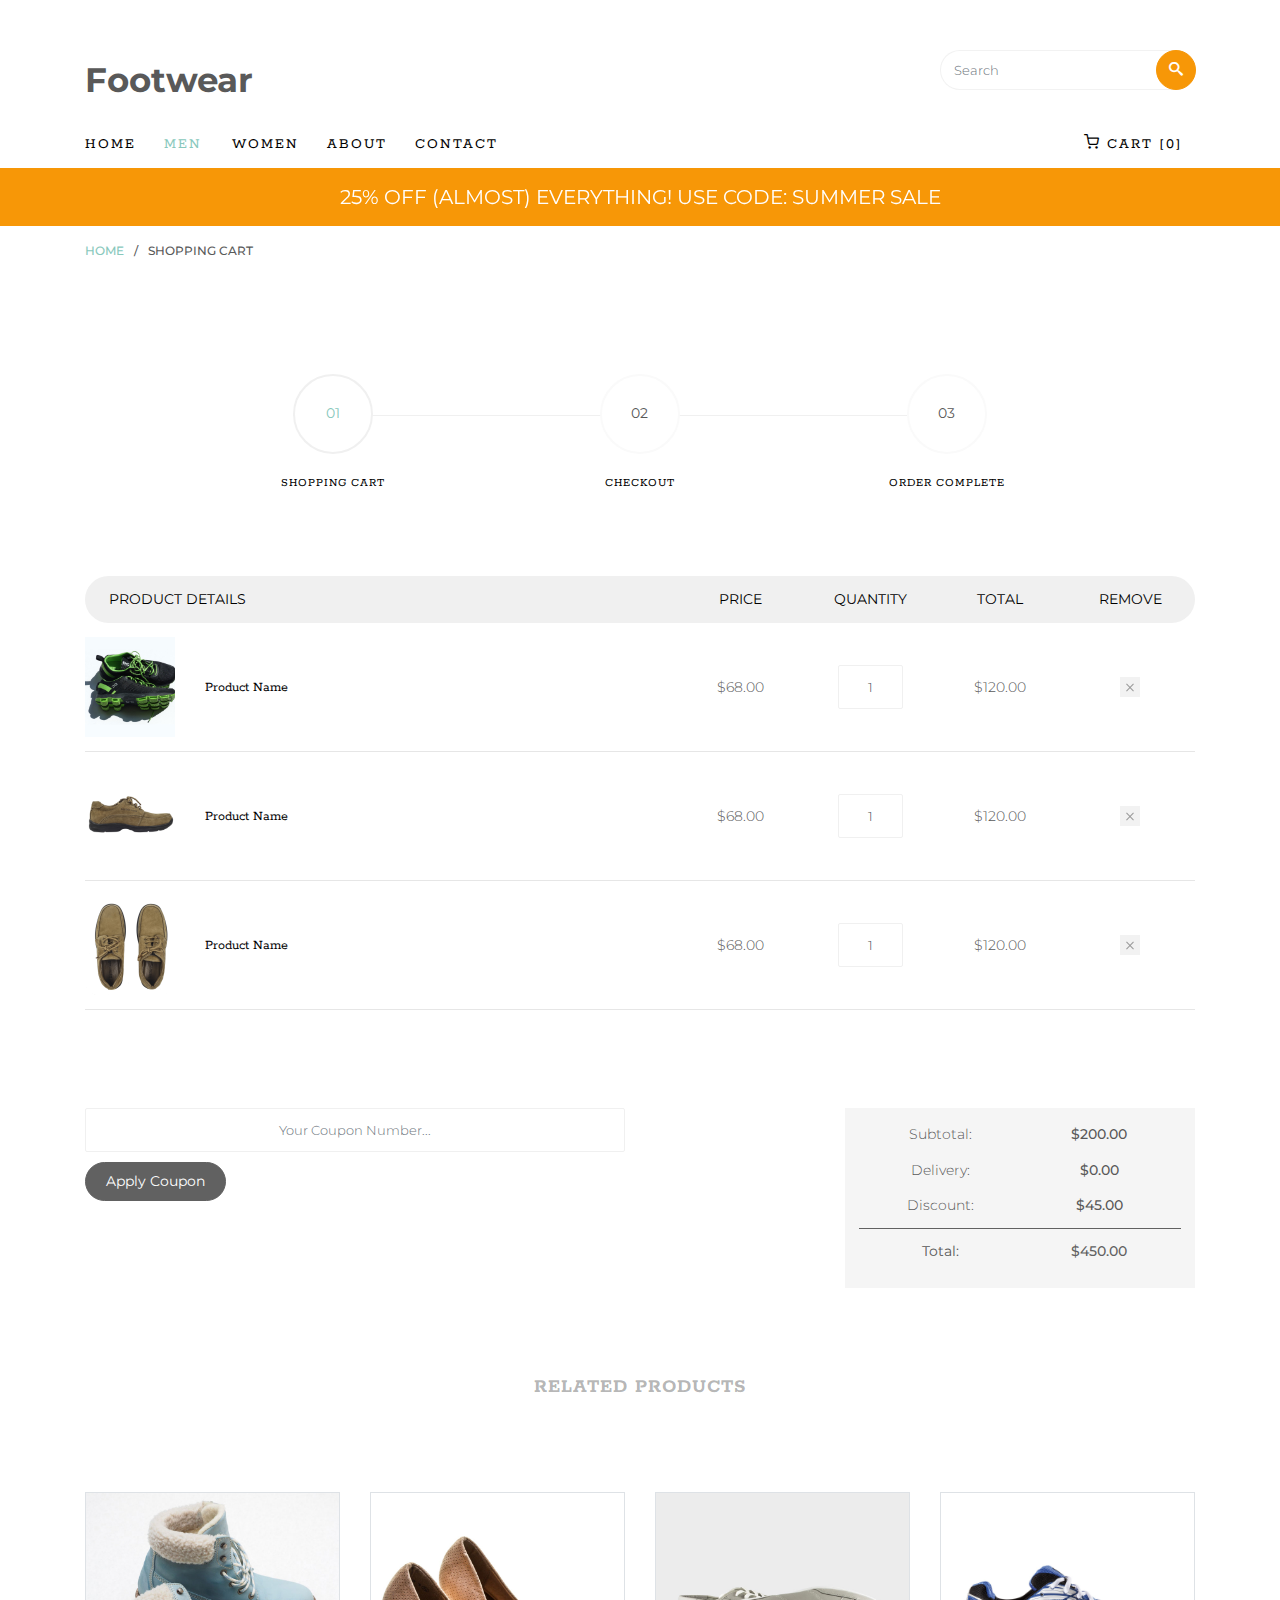
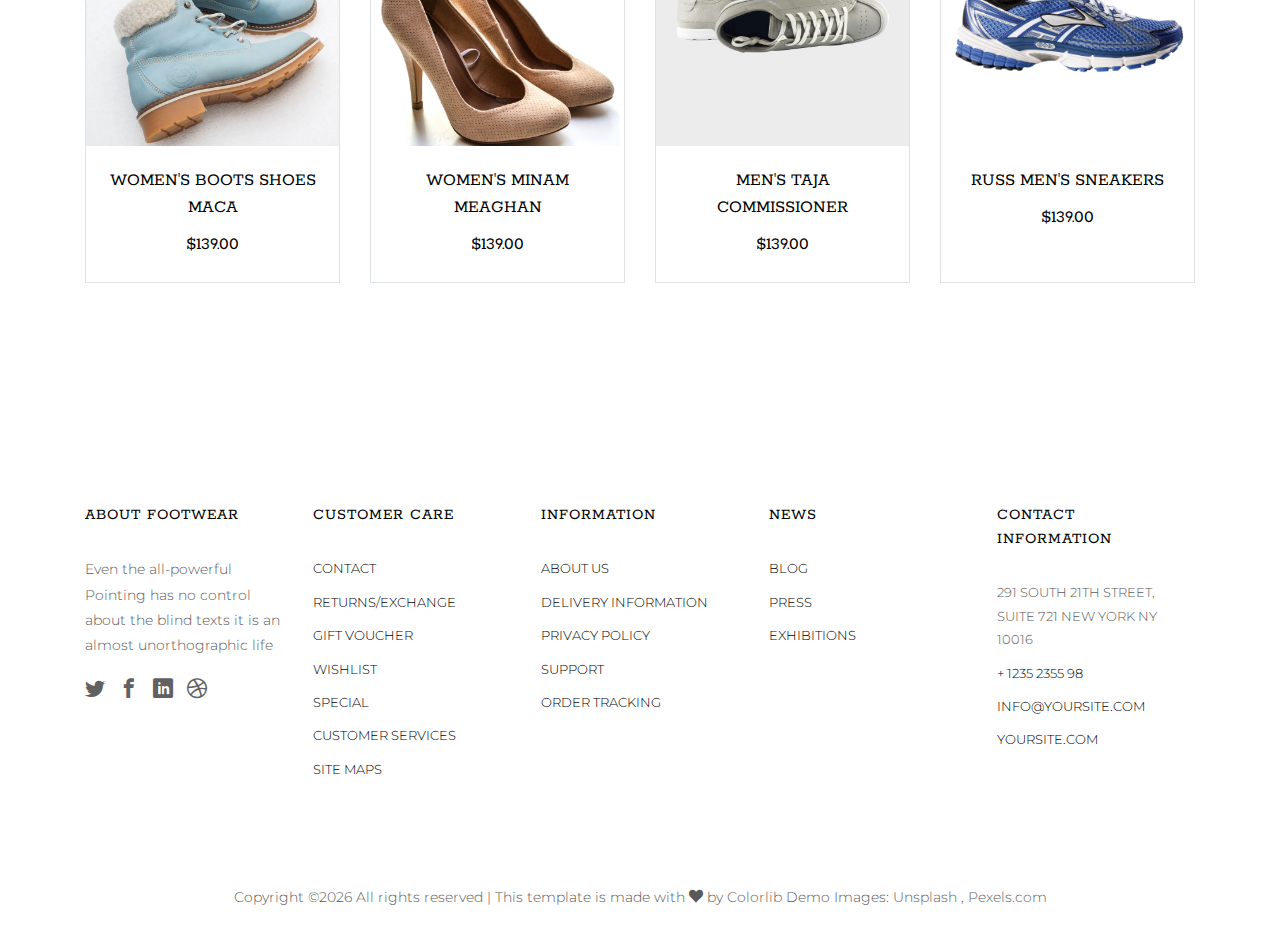
<file: cart.html>
<!DOCTYPE HTML>
<html>
	<head>
	<title>Footwear - Free Bootstrap 4 Template by Colorlib</title>
   <meta charset="utf-8">
   <meta name="viewport" content="width=device-width, initial-scale=1, shrink-to-fit=no">

	<link href="https://fonts.googleapis.com/css?family=Montserrat:300,400,500,600,700" rel="stylesheet">
	<link href="https://fonts.googleapis.com/css?family=Rokkitt:100,300,400,700" rel="stylesheet">
	
	<!-- Animate.css -->
	<link rel="stylesheet" href="css/animate.css">
	<!-- Icomoon Icon Fonts-->
	<link rel="stylesheet" href="css/icomoon.css">
	<!-- Ion Icon Fonts-->
	<link rel="stylesheet" href="css/ionicons.min.css">
	<!-- Bootstrap  -->
	<link rel="stylesheet" href="css/bootstrap.min.css">

	<!-- Magnific Popup -->
	<link rel="stylesheet" href="css/magnific-popup.css">

	<!-- Flexslider  -->
	<link rel="stylesheet" href="css/flexslider.css">

	<!-- Owl Carousel -->
	<link rel="stylesheet" href="css/owl.carousel.min.css">
	<link rel="stylesheet" href="css/owl.theme.default.min.css">
	
	<!-- Date Picker -->
	<link rel="stylesheet" href="css/bootstrap-datepicker.css">
	<!-- Flaticons  -->
	<link rel="stylesheet" href="fonts/flaticon/font/flaticon.css">

	<!-- Theme style  -->
	<link rel="stylesheet" href="css/style.css">

	</head>
	<body>
		
	<div class="colorlib-loader"></div>

	<div id="page">
		<nav class="colorlib-nav" role="navigation">
			<div class="top-menu">
				<div class="container">
					<div class="row">
						<div class="col-sm-7 col-md-9">
							<div id="colorlib-logo"><a href="index.html">Footwear</a></div>
						</div>
						<div class="col-sm-5 col-md-3">
			            <form action="#" class="search-wrap">
			               <div class="form-group">
			                  <input type="search" class="form-control search" placeholder="Search">
			                  <button class="btn btn-primary submit-search text-center" type="submit"><i class="icon-search"></i></button>
			               </div>
			            </form>
			         </div>
		         </div>
					<div class="row">
						<div class="col-sm-12 text-left menu-1">
							<ul>
								<li><a href="index.html">Home</a></li>
								<li class="has-dropdown active">
									<a href="men.html">Men</a>
									<ul class="dropdown">
										<li><a href="product-detail.html">Product Detail</a></li>
										<li><a href="cart.html">Shopping Cart</a></li>
										<li><a href="checkout.html">Checkout</a></li>
										<li><a href="order-complete.html">Order Complete</a></li>
										<li><a href="add-to-wishlist.html">Wishlist</a></li>
									</ul>
								</li>
								<li><a href="women.html">Women</a></li>
								<li><a href="about.html">About</a></li>
								<li><a href="contact.html">Contact</a></li>
								<li class="cart"><a href="cart.html"><i class="icon-shopping-cart"></i> Cart [0]</a></li>
							</ul>
						</div>
					</div>
				</div>
			</div>
			<div class="sale">
				<div class="container">
					<div class="row">
						<div class="col-sm-8 offset-sm-2 text-center">
							<div class="row">
								<div class="owl-carousel2">
									<div class="item">
										<div class="col">
											<h3><a href="#">25% off (Almost) Everything! Use Code: Summer Sale</a></h3>
										</div>
									</div>
									<div class="item">
										<div class="col">
											<h3><a href="#">Our biggest sale yet 50% off all summer shoes</a></h3>
										</div>
									</div>
								</div>
							</div>
						</div>
					</div>
				</div>
			</div>
		</nav>

		<div class="breadcrumbs">
			<div class="container">
				<div class="row">
					<div class="col">
						<p class="bread"><span><a href="index.html">Home</a></span> / <span>Shopping Cart</span></p>
					</div>
				</div>
			</div>
		</div>


		<div class="colorlib-product">
			<div class="container">
				<div class="row row-pb-lg">
					<div class="col-md-10 offset-md-1">
						<div class="process-wrap">
							<div class="process text-center active">
								<p><span>01</span></p>
								<h3>Shopping Cart</h3>
							</div>
							<div class="process text-center">
								<p><span>02</span></p>
								<h3>Checkout</h3>
							</div>
							<div class="process text-center">
								<p><span>03</span></p>
								<h3>Order Complete</h3>
							</div>
						</div>
					</div>
				</div>
				<div class="row row-pb-lg">
					<div class="col-md-12">
						<div class="product-name d-flex">
							<div class="one-forth text-left px-4">
								<span>Product Details</span>
							</div>
							<div class="one-eight text-center">
								<span>Price</span>
							</div>
							<div class="one-eight text-center">
								<span>Quantity</span>
							</div>
							<div class="one-eight text-center">
								<span>Total</span>
							</div>
							<div class="one-eight text-center px-4">
								<span>Remove</span>
							</div>
						</div>
						<div class="product-cart d-flex">
							<div class="one-forth">
								<div class="product-img" style="background-image: url(images/item-6.jpg);">
								</div>
								<div class="display-tc">
									<h3>Product Name</h3>
								</div>
							</div>
							<div class="one-eight text-center">
								<div class="display-tc">
									<span class="price">$68.00</span>
								</div>
							</div>
							<div class="one-eight text-center">
								<div class="display-tc">
									<input type="text" id="quantity" name="quantity" class="form-control input-number text-center" value="1" min="1" max="100">
								</div>
							</div>
							<div class="one-eight text-center">
								<div class="display-tc">
									<span class="price">$120.00</span>
								</div>
							</div>
							<div class="one-eight text-center">
								<div class="display-tc">
									<a href="#" class="closed"></a>
								</div>
							</div>
						</div>
						<div class="product-cart d-flex">
							<div class="one-forth">
								<div class="product-img" style="background-image: url(images/item-7.jpg);">
								</div>
								<div class="display-tc">
									<h3>Product Name</h3>
								</div>
							</div>
							<div class="one-eight text-center">
								<div class="display-tc">
									<span class="price">$68.00</span>
								</div>
							</div>
							<div class="one-eight text-center">
								<div class="display-tc">
									<form action="#">
										<input type="text" name="quantity" class="form-control input-number text-center" value="1" min="1" max="100">
									</form>
								</div>
							</div>
							<div class="one-eight text-center">
								<div class="display-tc">
									<span class="price">$120.00</span>
								</div>
							</div>
							<div class="one-eight text-center">
								<div class="display-tc">
									<a href="#" class="closed"></a>
								</div>
							</div>
						</div>
						<div class="product-cart d-flex">
							<div class="one-forth">
								<div class="product-img" style="background-image: url(images/item-8.jpg);">
								</div>
								<div class="display-tc">
									<h3>Product Name</h3>
								</div>
							</div>
							<div class="one-eight text-center">
								<div class="display-tc">
									<span class="price">$68.00</span>
								</div>
							</div>
							<div class="one-eight text-center">
								<div class="display-tc">
									<input type="text" id="quantity" name="quantity" class="form-control input-number text-center" value="1" min="1" max="100">
								</div>
							</div>
							<div class="one-eight text-center">
								<div class="display-tc">
									<span class="price">$120.00</span>
								</div>
							</div>
							<div class="one-eight text-center">
								<div class="display-tc">
									<a href="#" class="closed"></a>
								</div>
							</div>
						</div>
					</div>
				</div>
				<div class="row row-pb-lg">
					<div class="col-md-12">
						<div class="total-wrap">
							<div class="row">
								<div class="col-sm-8">
									<form action="#">
										<div class="row form-group">
											<div class="col-sm-9">
												<input type="text" name="quantity" class="form-control input-number" placeholder="Your Coupon Number...">
											</div>
											<div class="col-sm-3">
												<input type="submit" value="Apply Coupon" class="btn btn-primary">
											</div>
										</div>
									</form>
								</div>
								<div class="col-sm-4 text-center">
									<div class="total">
										<div class="sub">
											<p><span>Subtotal:</span> <span>$200.00</span></p>
											<p><span>Delivery:</span> <span>$0.00</span></p>
											<p><span>Discount:</span> <span>$45.00</span></p>
										</div>
										<div class="grand-total">
											<p><span><strong>Total:</strong></span> <span>$450.00</span></p>
										</div>
									</div>
								</div>
							</div>
						</div>
					</div>
				</div>

				<div class="row">
					<div class="col-sm-8 offset-sm-2 text-center colorlib-heading colorlib-heading-sm">
						<h2>Related Products</h2>
					</div>
				</div>
				<div class="row">
					<div class="col-md-3 col-lg-3 mb-4 text-center">
						<div class="product-entry border">
							<a href="#" class="prod-img">
								<img src="images/item-1.jpg" class="img-fluid" alt="Free html5 bootstrap 4 template">
							</a>
							<div class="desc">
								<h2><a href="#">Women's Boots Shoes Maca</a></h2>
								<span class="price">$139.00</span>
							</div>
						</div>
					</div>
					<div class="col-md-3 col-lg-3 mb-4 text-center">
						<div class="product-entry border">
							<a href="#" class="prod-img">
								<img src="images/item-2.jpg" class="img-fluid" alt="Free html5 bootstrap 4 template">
							</a>
							<div class="desc">
								<h2><a href="#">Women's Minam Meaghan</a></h2>
								<span class="price">$139.00</span>
							</div>
						</div>
					</div>
					<div class="col-md-3 col-lg-3 mb-4 text-center">
						<div class="product-entry border">
							<a href="#" class="prod-img">
								<img src="images/item-3.jpg" class="img-fluid" alt="Free html5 bootstrap 4 template">
							</a>
							<div class="desc">
								<h2><a href="#">Men's Taja Commissioner</a></h2>
								<span class="price">$139.00</span>
							</div>
						</div>
					</div>
					<div class="col-md-3 col-lg-3 mb-4 text-center">
						<div class="product-entry border">
							<a href="#" class="prod-img">
								<img src="images/item-4.jpg" class="img-fluid" alt="Free html5 bootstrap 4 template">
							</a>
							<div class="desc">
								<h2><a href="#">Russ Men's Sneakers</a></h2>
								<span class="price">$139.00</span>
							</div>
						</div>
					</div>
				</div>
			</div>
		</div>

		<footer id="colorlib-footer" role="contentinfo">
			<div class="container">
				<div class="row row-pb-md">
					<div class="col footer-col colorlib-widget">
						<h4>About Footwear</h4>
						<p>Even the all-powerful Pointing has no control about the blind texts it is an almost unorthographic life</p>
						<p>
							<ul class="colorlib-social-icons">
								<li><a href="#"><i class="icon-twitter"></i></a></li>
								<li><a href="#"><i class="icon-facebook"></i></a></li>
								<li><a href="#"><i class="icon-linkedin"></i></a></li>
								<li><a href="#"><i class="icon-dribbble"></i></a></li>
							</ul>
						</p>
					</div>
					<div class="col footer-col colorlib-widget">
						<h4>Customer Care</h4>
						<p>
							<ul class="colorlib-footer-links">
								<li><a href="#">Contact</a></li>
								<li><a href="#">Returns/Exchange</a></li>
								<li><a href="#">Gift Voucher</a></li>
								<li><a href="#">Wishlist</a></li>
								<li><a href="#">Special</a></li>
								<li><a href="#">Customer Services</a></li>
								<li><a href="#">Site maps</a></li>
							</ul>
						</p>
					</div>
					<div class="col footer-col colorlib-widget">
						<h4>Information</h4>
						<p>
							<ul class="colorlib-footer-links">
								<li><a href="#">About us</a></li>
								<li><a href="#">Delivery Information</a></li>
								<li><a href="#">Privacy Policy</a></li>
								<li><a href="#">Support</a></li>
								<li><a href="#">Order Tracking</a></li>
							</ul>
						</p>
					</div>

					<div class="col footer-col">
						<h4>News</h4>
						<ul class="colorlib-footer-links">
							<li><a href="blog.html">Blog</a></li>
							<li><a href="#">Press</a></li>
							<li><a href="#">Exhibitions</a></li>
						</ul>
					</div>

					<div class="col footer-col">
						<h4>Contact Information</h4>
						<ul class="colorlib-footer-links">
							<li>291 South 21th Street, <br> Suite 721 New York NY 10016</li>
							<li><a href="tel://1234567920">+ 1235 2355 98</a></li>
							<li><a href="mailto:info@yoursite.com">info@yoursite.com</a></li>
							<li><a href="#">yoursite.com</a></li>
						</ul>
					</div>
				</div>
			</div>
			<div class="copy">
				<div class="row">
					<div class="col-sm-12 text-center">
						<p>
							<span><!-- Link back to Colorlib can't be removed. Template is licensed under CC BY 3.0. -->
Copyright &copy;<script>document.write(new Date().getFullYear());</script> All rights reserved | This template is made with <i class="icon-heart" aria-hidden="true"></i> by <a href="https://colorlib.com" target="_blank">Colorlib</a>
<!-- Link back to Colorlib can't be removed. Template is licensed under CC BY 3.0. --></span> 
							<span class="block">Demo Images: <a href="http://unsplash.co/" target="_blank">Unsplash</a> , <a href="http://pexels.com/" target="_blank">Pexels.com</a></span>
						</p>
					</div>
				</div>
			</div>
		</footer>
	</div>

	<div class="gototop js-top">
		<a href="#" class="js-gotop"><i class="ion-ios-arrow-up"></i></a>
	</div>
	
	<!-- jQuery -->
	<script src="js/jquery.min.js"></script>
   <!-- popper -->
   <script src="js/popper.min.js"></script>
   <!-- bootstrap 4.1 -->
   <script src="js/bootstrap.min.js"></script>
   <!-- jQuery easing -->
   <script src="js/jquery.easing.1.3.js"></script>
	<!-- Waypoints -->
	<script src="js/jquery.waypoints.min.js"></script>
	<!-- Flexslider -->
	<script src="js/jquery.flexslider-min.js"></script>
	<!-- Owl carousel -->
	<script src="js/owl.carousel.min.js"></script>
	<!-- Magnific Popup -->
	<script src="js/jquery.magnific-popup.min.js"></script>
	<script src="js/magnific-popup-options.js"></script>
	<!-- Date Picker -->
	<script src="js/bootstrap-datepicker.js"></script>
	<!-- Stellar Parallax -->
	<script src="js/jquery.stellar.min.js"></script>
	<!-- Main -->
	<script src="js/main.js"></script>

	</body>
</html>
</file>
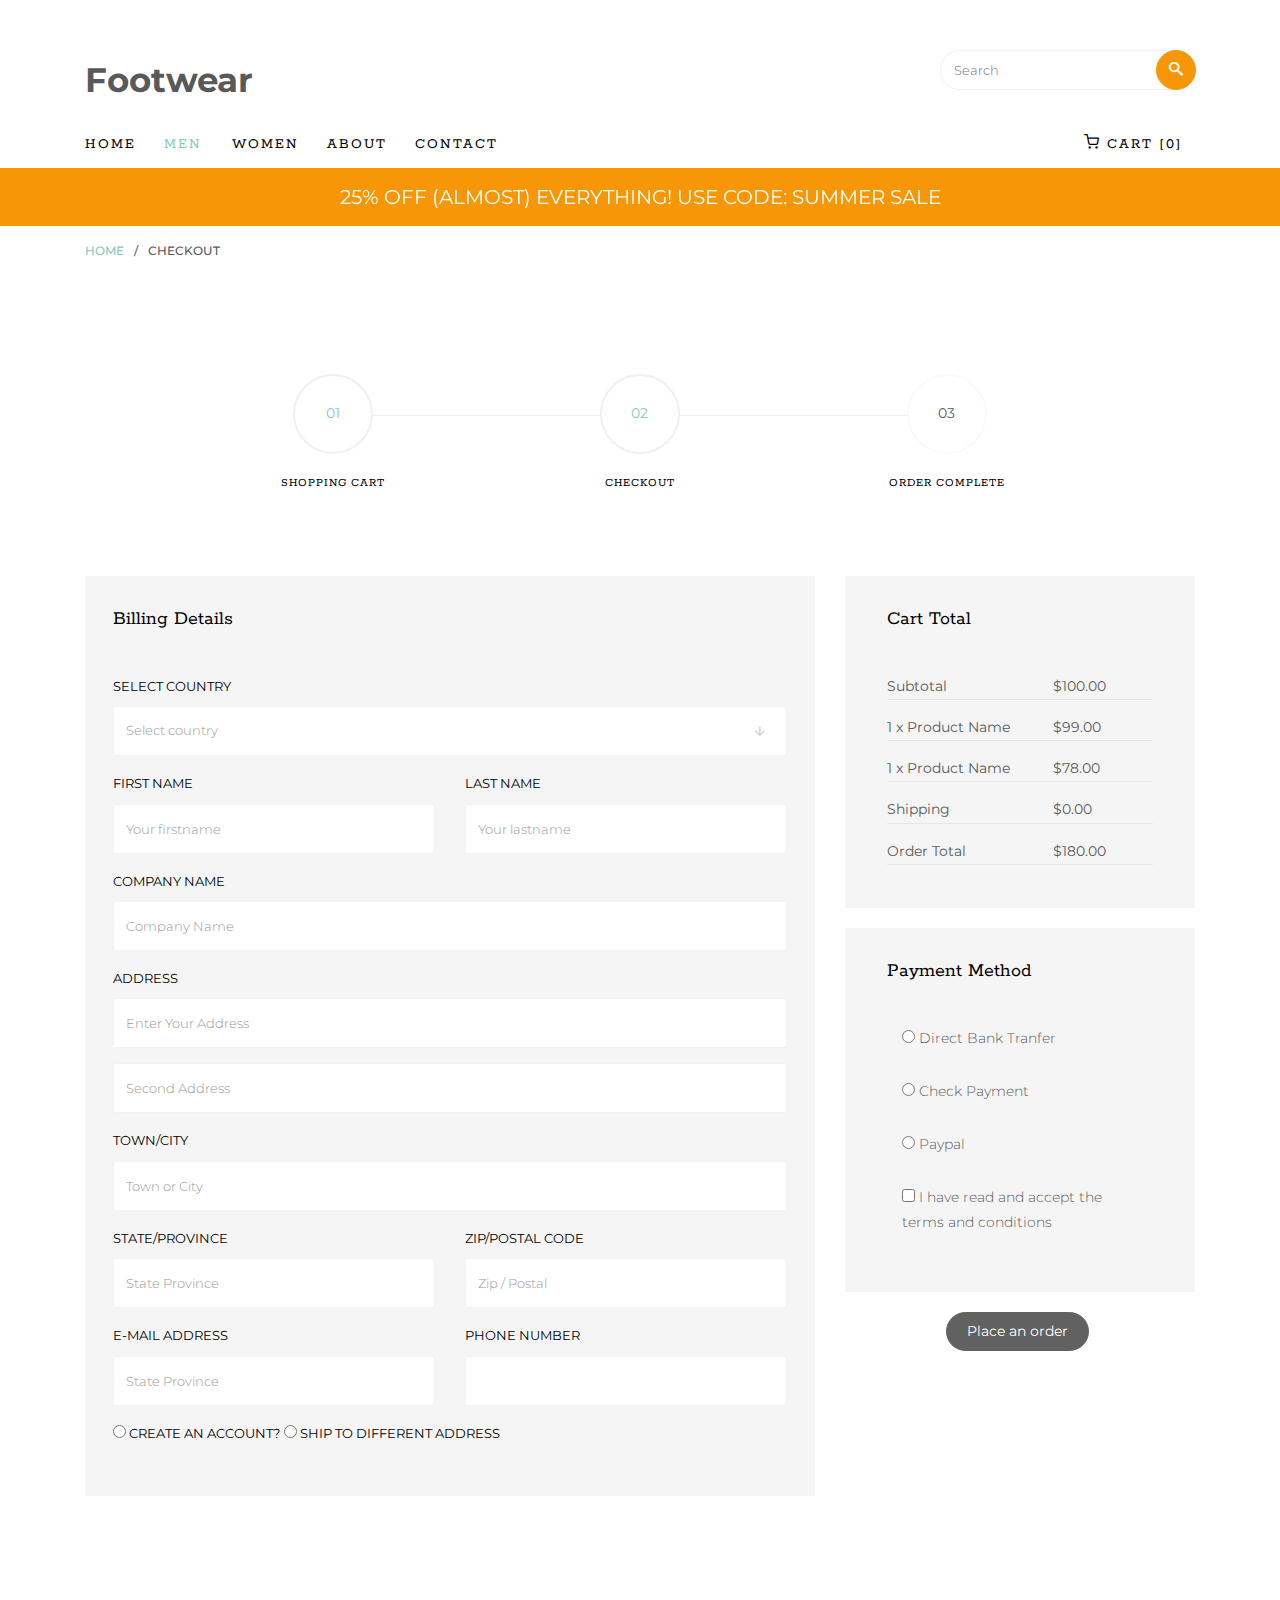
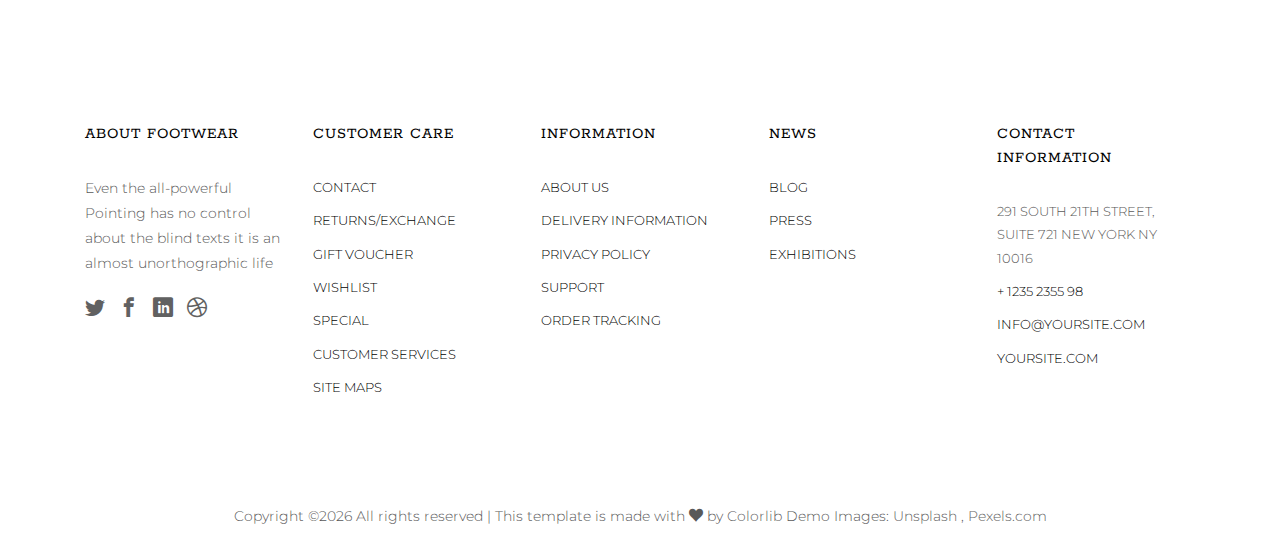
<file: checkout.html>
<!DOCTYPE HTML>
<html>
	<head>
	<title>Footwear - Free Bootstrap 4 Template by Colorlib</title>
   <meta charset="utf-8">
   <meta name="viewport" content="width=device-width, initial-scale=1, shrink-to-fit=no">

	<link href="https://fonts.googleapis.com/css?family=Montserrat:300,400,500,600,700" rel="stylesheet">
	<link href="https://fonts.googleapis.com/css?family=Rokkitt:100,300,400,700" rel="stylesheet">
	
	<!-- Animate.css -->
	<link rel="stylesheet" href="css/animate.css">
	<!-- Icomoon Icon Fonts-->
	<link rel="stylesheet" href="css/icomoon.css">
	<!-- Ion Icon Fonts-->
	<link rel="stylesheet" href="css/ionicons.min.css">
	<!-- Bootstrap  -->
	<link rel="stylesheet" href="css/bootstrap.min.css">

	<!-- Magnific Popup -->
	<link rel="stylesheet" href="css/magnific-popup.css">

	<!-- Flexslider  -->
	<link rel="stylesheet" href="css/flexslider.css">

	<!-- Owl Carousel -->
	<link rel="stylesheet" href="css/owl.carousel.min.css">
	<link rel="stylesheet" href="css/owl.theme.default.min.css">
	
	<!-- Date Picker -->
	<link rel="stylesheet" href="css/bootstrap-datepicker.css">
	<!-- Flaticons  -->
	<link rel="stylesheet" href="fonts/flaticon/font/flaticon.css">

	<!-- Theme style  -->
	<link rel="stylesheet" href="css/style.css">

	</head>
	<body>
		
	<div class="colorlib-loader"></div>

	<div id="page">
		<nav class="colorlib-nav" role="navigation">
			<div class="top-menu">
				<div class="container">
					<div class="row">
						<div class="col-sm-7 col-md-9">
							<div id="colorlib-logo"><a href="index.html">Footwear</a></div>
						</div>
						<div class="col-sm-5 col-md-3">
			            <form action="#" class="search-wrap">
			               <div class="form-group">
			                  <input type="search" class="form-control search" placeholder="Search">
			                  <button class="btn btn-primary submit-search text-center" type="submit"><i class="icon-search"></i></button>
			               </div>
			            </form>
			         </div>
		         </div>
					<div class="row">
						<div class="col-sm-12 text-left menu-1">
							<ul>
								<li><a href="index.html">Home</a></li>
								<li class="has-dropdown active">
									<a href="men.html">Men</a>
									<ul class="dropdown">
										<li><a href="product-detail.html">Product Detail</a></li>
										<li><a href="cart.html">Shopping Cart</a></li>
										<li><a href="checkout.html">Checkout</a></li>
										<li><a href="order-complete.html">Order Complete</a></li>
										<li><a href="add-to-wishlist.html">Wishlist</a></li>
									</ul>
								</li>
								<li><a href="women.html">Women</a></li>
								<li><a href="about.html">About</a></li>
								<li><a href="contact.html">Contact</a></li>
								<li class="cart"><a href="cart.html"><i class="icon-shopping-cart"></i> Cart [0]</a></li>
							</ul>
						</div>
					</div>
				</div>
			</div>
			<div class="sale">
				<div class="container">
					<div class="row">
						<div class="col-sm-8 offset-sm-2 text-center">
							<div class="row">
								<div class="owl-carousel2">
									<div class="item">
										<div class="col">
											<h3><a href="#">25% off (Almost) Everything! Use Code: Summer Sale</a></h3>
										</div>
									</div>
									<div class="item">
										<div class="col">
											<h3><a href="#">Our biggest sale yet 50% off all summer shoes</a></h3>
										</div>
									</div>
								</div>
							</div>
						</div>
					</div>
				</div>
			</div>
		</nav>

		<div class="breadcrumbs">
			<div class="container">
				<div class="row">
					<div class="col">
						<p class="bread"><span><a href="index.html">Home</a></span> / <span>Checkout</span></p>
					</div>
				</div>
			</div>
		</div>


		<div class="colorlib-product">
			<div class="container">
				<div class="row row-pb-lg">
					<div class="col-sm-10 offset-md-1">
						<div class="process-wrap">
							<div class="process text-center active">
								<p><span>01</span></p>
								<h3>Shopping Cart</h3>
							</div>
							<div class="process text-center active">
								<p><span>02</span></p>
								<h3>Checkout</h3>
							</div>
							<div class="process text-center">
								<p><span>03</span></p>
								<h3>Order Complete</h3>
							</div>
						</div>
					</div>
				</div>
				<div class="row">
					<div class="col-lg-8">
						<form method="post" class="colorlib-form">
							<h2>Billing Details</h2>
		              	<div class="row">
			               <div class="col-md-12">
			                  <div class="form-group">
			                  	<label for="country">Select Country</label>
			                     <div class="form-field">
			                     	<i class="icon icon-arrow-down3"></i>
			                        <select name="people" id="people" class="form-control">
				                      	<option value="#">Select country</option>
				                        <option value="#">Alaska</option>
				                        <option value="#">China</option>
				                        <option value="#">Japan</option>
				                        <option value="#">Korea</option>
				                        <option value="#">Philippines</option>
			                        </select>
			                     </div>
			                  </div>
			               </div>

								<div class="col-md-6">
									<div class="form-group">
										<label for="fname">First Name</label>
										<input type="text" id="fname" class="form-control" placeholder="Your firstname">
									</div>
								</div>
								<div class="col-md-6">
									<div class="form-group">
										<label for="lname">Last Name</label>
										<input type="text" id="lname" class="form-control" placeholder="Your lastname">
									</div>
								</div>

								<div class="col-md-12">
									<div class="form-group">
										<label for="companyname">Company Name</label>
			                    	<input type="text" id="companyname" class="form-control" placeholder="Company Name">
			                  </div>
			               </div>

			               <div class="col-md-12">
									<div class="form-group">
										<label for="fname">Address</label>
			                    	<input type="text" id="address" class="form-control" placeholder="Enter Your Address">
			                  </div>
			                  <div class="form-group">
			                    	<input type="text" id="address2" class="form-control" placeholder="Second Address">
			                  </div>
			               </div>
			            
			               <div class="col-md-12">
									<div class="form-group">
										<label for="companyname">Town/City</label>
			                    	<input type="text" id="towncity" class="form-control" placeholder="Town or City">
			                  </div>
			               </div>
			            
								<div class="col-md-6">
									<div class="form-group">
										<label for="stateprovince">State/Province</label>
										<input type="text" id="fname" class="form-control" placeholder="State Province">
									</div>
								</div>
								<div class="col-md-6">
									<div class="form-group">
										<label for="lname">Zip/Postal Code</label>
										<input type="text" id="zippostalcode" class="form-control" placeholder="Zip / Postal">
									</div>
								</div>
							
								<div class="col-md-6">
									<div class="form-group">
										<label for="email">E-mail Address</label>
										<input type="text" id="email" class="form-control" placeholder="State Province">
									</div>
								</div>
								<div class="col-md-6">
									<div class="form-group">
										<label for="Phone">Phone Number</label>
										<input type="text" id="zippostalcode" class="form-control" placeholder="">
									</div>
								</div>

								<div class="col-md-12">
									<div class="form-group">
										<div class="radio">
										  <label><input type="radio" name="optradio"> Create an Account? </label>
										  <label><input type="radio" name="optradio"> Ship to different address</label>
										</div>
									</div>
								</div>
		               </div>
		            </form>
					</div>

					<div class="col-lg-4">
						<div class="row">
							<div class="col-md-12">
								<div class="cart-detail">
									<h2>Cart Total</h2>
									<ul>
										<li>
											<span>Subtotal</span> <span>$100.00</span>
											<ul>
												<li><span>1 x Product Name</span> <span>$99.00</span></li>
												<li><span>1 x Product Name</span> <span>$78.00</span></li>
											</ul>
										</li>
										<li><span>Shipping</span> <span>$0.00</span></li>
										<li><span>Order Total</span> <span>$180.00</span></li>
									</ul>
								</div>
						   </div>

						   <div class="w-100"></div>

						   <div class="col-md-12">
								<div class="cart-detail">
									<h2>Payment Method</h2>
									<div class="form-group">
										<div class="col-md-12">
											<div class="radio">
											   <label><input type="radio" name="optradio"> Direct Bank Tranfer</label>
											</div>
										</div>
									</div>
									<div class="form-group">
										<div class="col-md-12">
											<div class="radio">
											   <label><input type="radio" name="optradio"> Check Payment</label>
											</div>
										</div>
									</div>
									<div class="form-group">
										<div class="col-md-12">
											<div class="radio">
											   <label><input type="radio" name="optradio"> Paypal</label>
											</div>
										</div>
									</div>
									<div class="form-group">
										<div class="col-md-12">
											<div class="checkbox">
											   <label><input type="checkbox" value=""> I have read and accept the terms and conditions</label>
											</div>
										</div>
									</div>
								</div>
							</div>
						</div>
						<div class="row">
							<div class="col-md-12 text-center">
								<p><a href="#" class="btn btn-primary">Place an order</a></p>
							</div>
						</div>
					</div>
				</div>
			</div>
		</div>

		<footer id="colorlib-footer" role="contentinfo">
			<div class="container">
				<div class="row row-pb-md">
					<div class="col footer-col colorlib-widget">
						<h4>About Footwear</h4>
						<p>Even the all-powerful Pointing has no control about the blind texts it is an almost unorthographic life</p>
						<p>
							<ul class="colorlib-social-icons">
								<li><a href="#"><i class="icon-twitter"></i></a></li>
								<li><a href="#"><i class="icon-facebook"></i></a></li>
								<li><a href="#"><i class="icon-linkedin"></i></a></li>
								<li><a href="#"><i class="icon-dribbble"></i></a></li>
							</ul>
						</p>
					</div>
					<div class="col footer-col colorlib-widget">
						<h4>Customer Care</h4>
						<p>
							<ul class="colorlib-footer-links">
								<li><a href="#">Contact</a></li>
								<li><a href="#">Returns/Exchange</a></li>
								<li><a href="#">Gift Voucher</a></li>
								<li><a href="#">Wishlist</a></li>
								<li><a href="#">Special</a></li>
								<li><a href="#">Customer Services</a></li>
								<li><a href="#">Site maps</a></li>
							</ul>
						</p>
					</div>
					<div class="col footer-col colorlib-widget">
						<h4>Information</h4>
						<p>
							<ul class="colorlib-footer-links">
								<li><a href="#">About us</a></li>
								<li><a href="#">Delivery Information</a></li>
								<li><a href="#">Privacy Policy</a></li>
								<li><a href="#">Support</a></li>
								<li><a href="#">Order Tracking</a></li>
							</ul>
						</p>
					</div>

					<div class="col footer-col">
						<h4>News</h4>
						<ul class="colorlib-footer-links">
							<li><a href="blog.html">Blog</a></li>
							<li><a href="#">Press</a></li>
							<li><a href="#">Exhibitions</a></li>
						</ul>
					</div>

					<div class="col footer-col">
						<h4>Contact Information</h4>
						<ul class="colorlib-footer-links">
							<li>291 South 21th Street, <br> Suite 721 New York NY 10016</li>
							<li><a href="tel://1234567920">+ 1235 2355 98</a></li>
							<li><a href="mailto:info@yoursite.com">info@yoursite.com</a></li>
							<li><a href="#">yoursite.com</a></li>
						</ul>
					</div>
				</div>
			</div>
			<div class="copy">
				<div class="row">
					<div class="col-sm-12 text-center">
						<p>
							<span><!-- Link back to Colorlib can't be removed. Template is licensed under CC BY 3.0. -->
Copyright &copy;<script>document.write(new Date().getFullYear());</script> All rights reserved | This template is made with <i class="icon-heart" aria-hidden="true"></i> by <a href="https://colorlib.com" target="_blank">Colorlib</a>
<!-- Link back to Colorlib can't be removed. Template is licensed under CC BY 3.0. --></span> 
							<span class="block">Demo Images: <a href="http://unsplash.co/" target="_blank">Unsplash</a> , <a href="http://pexels.com/" target="_blank">Pexels.com</a></span>
						</p>
					</div>
				</div>
			</div>
		</footer>
	</div>

	<div class="gototop js-top">
		<a href="#" class="js-gotop"><i class="ion-ios-arrow-up"></i></a>
	</div>
	
	<!-- jQuery -->
	<script src="js/jquery.min.js"></script>
   <!-- popper -->
   <script src="js/popper.min.js"></script>
   <!-- bootstrap 4.1 -->
   <script src="js/bootstrap.min.js"></script>
   <!-- jQuery easing -->
   <script src="js/jquery.easing.1.3.js"></script>
	<!-- Waypoints -->
	<script src="js/jquery.waypoints.min.js"></script>
	<!-- Flexslider -->
	<script src="js/jquery.flexslider-min.js"></script>
	<!-- Owl carousel -->
	<script src="js/owl.carousel.min.js"></script>
	<!-- Magnific Popup -->
	<script src="js/jquery.magnific-popup.min.js"></script>
	<script src="js/magnific-popup-options.js"></script>
	<!-- Date Picker -->
	<script src="js/bootstrap-datepicker.js"></script>
	<!-- Stellar Parallax -->
	<script src="js/jquery.stellar.min.js"></script>
	<!-- Main -->
	<script src="js/main.js"></script>

	</body>
</html>
</file>
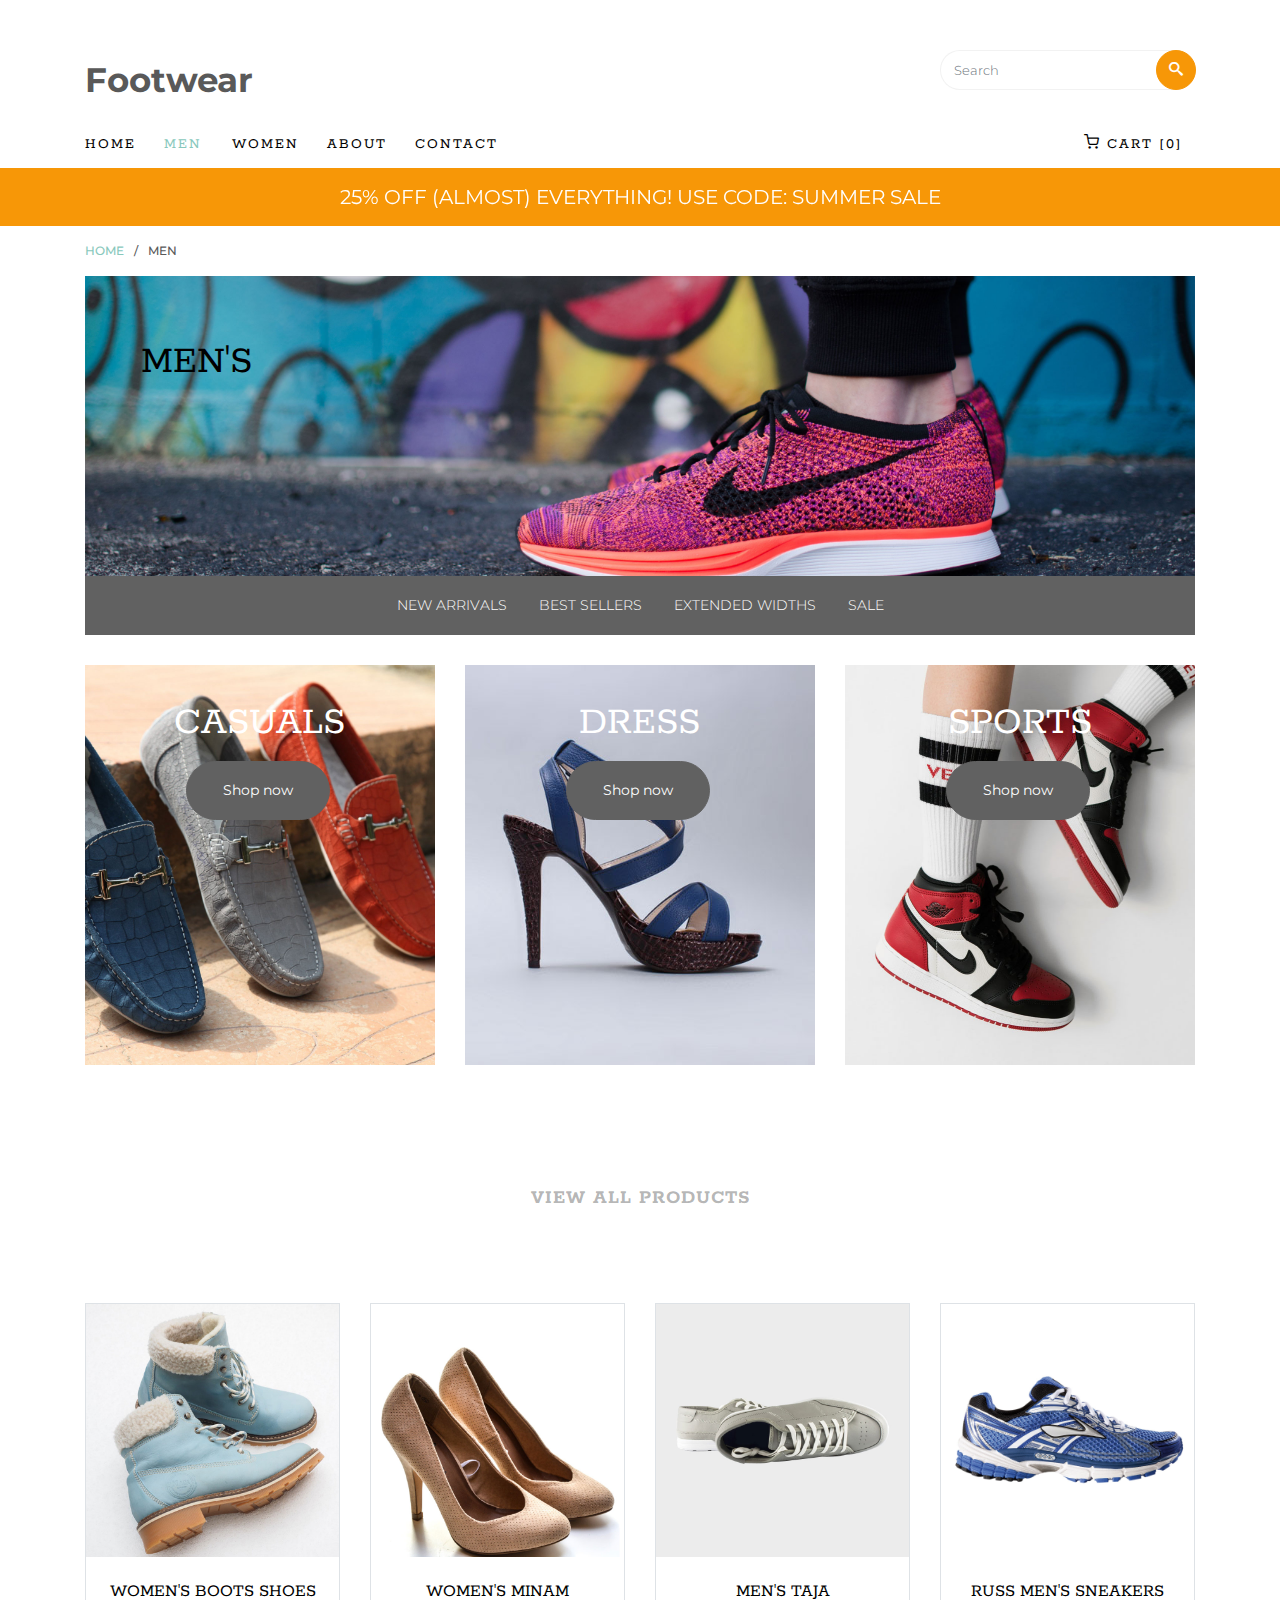
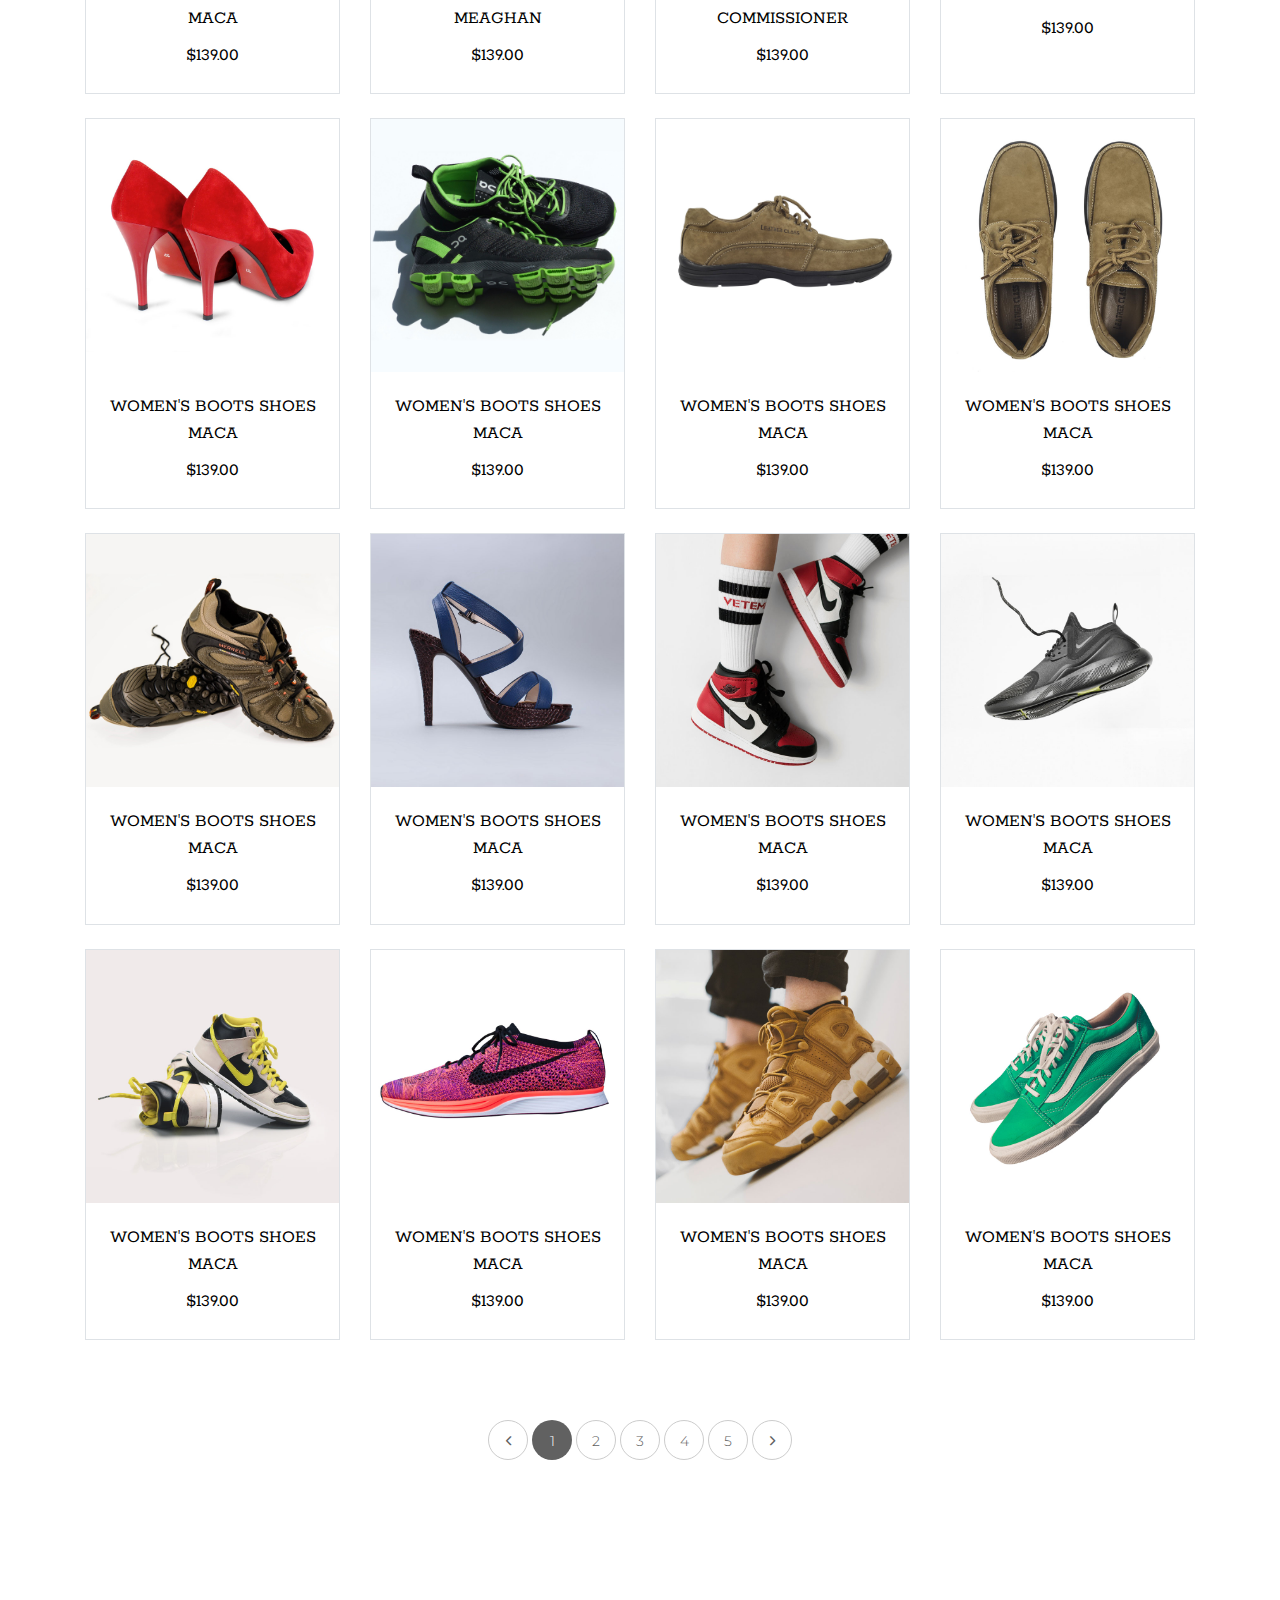
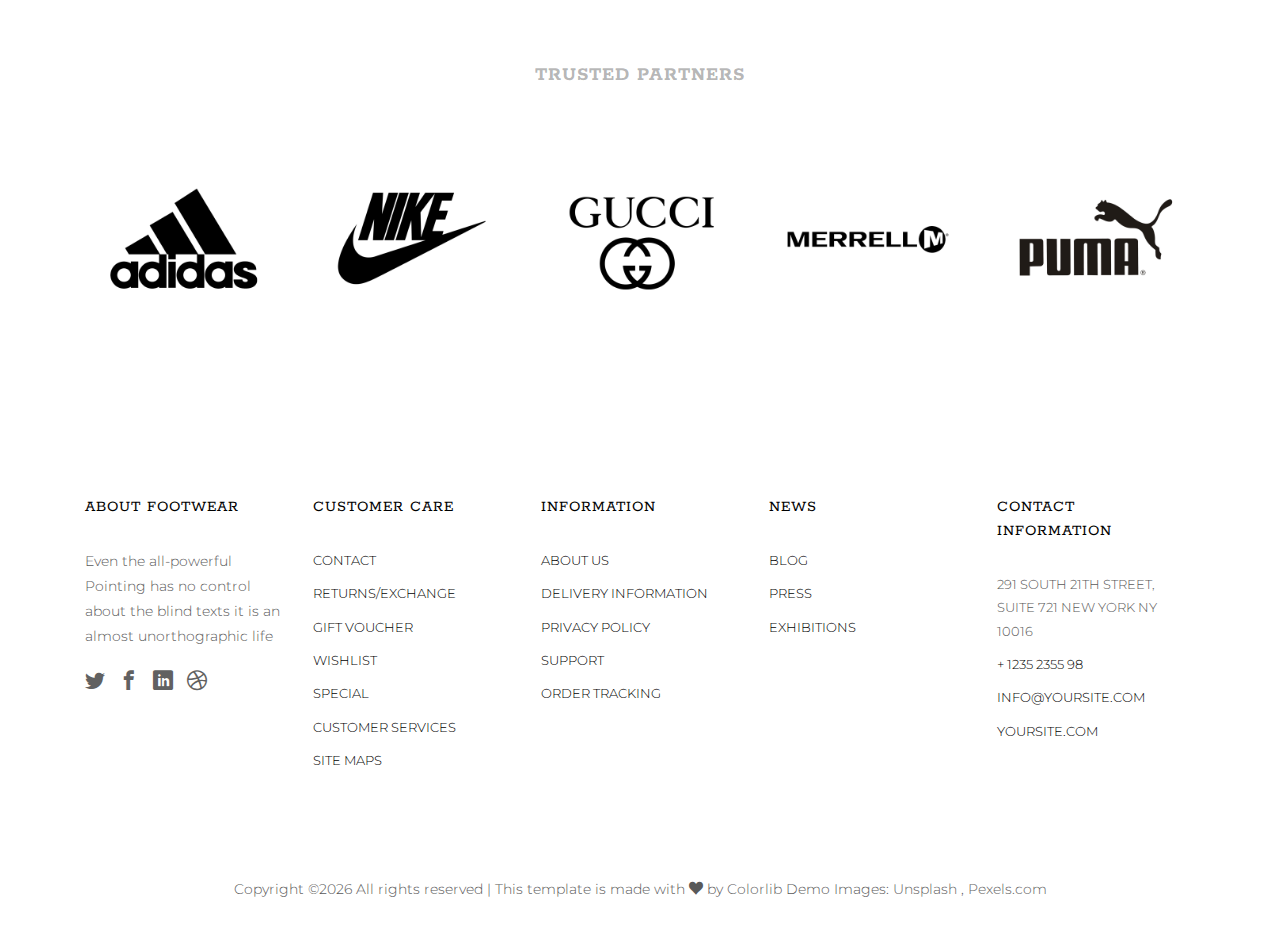
<file: men.html>
<!DOCTYPE HTML>
<html>
	<head>
	<title>Footwear - Free Bootstrap 4 Template by Colorlib</title>
   <meta charset="utf-8">
   <meta name="viewport" content="width=device-width, initial-scale=1, shrink-to-fit=no">

	<link href="https://fonts.googleapis.com/css?family=Montserrat:300,400,500,600,700" rel="stylesheet">
	<link href="https://fonts.googleapis.com/css?family=Rokkitt:100,300,400,700" rel="stylesheet">
	
	<!-- Animate.css -->
	<link rel="stylesheet" href="css/animate.css">
	<!-- Icomoon Icon Fonts-->
	<link rel="stylesheet" href="css/icomoon.css">
	<!-- Ion Icon Fonts-->
	<link rel="stylesheet" href="css/ionicons.min.css">
	<!-- Bootstrap  -->
	<link rel="stylesheet" href="css/bootstrap.min.css">

	<!-- Magnific Popup -->
	<link rel="stylesheet" href="css/magnific-popup.css">

	<!-- Flexslider  -->
	<link rel="stylesheet" href="css/flexslider.css">

	<!-- Owl Carousel -->
	<link rel="stylesheet" href="css/owl.carousel.min.css">
	<link rel="stylesheet" href="css/owl.theme.default.min.css">
	
	<!-- Date Picker -->
	<link rel="stylesheet" href="css/bootstrap-datepicker.css">
	<!-- Flaticons  -->
	<link rel="stylesheet" href="fonts/flaticon/font/flaticon.css">

	<!-- Theme style  -->
	<link rel="stylesheet" href="css/style.css">

	</head>
	<body>
		
	<div class="colorlib-loader"></div>

	<div id="page">
		<nav class="colorlib-nav" role="navigation">
			<div class="top-menu">
				<div class="container">
					<div class="row">
						<div class="col-sm-7 col-md-9">
							<div id="colorlib-logo"><a href="index.html">Footwear</a></div>
						</div>
						<div class="col-sm-5 col-md-3">
			            <form action="#" class="search-wrap">
			               <div class="form-group">
			                  <input type="search" class="form-control search" placeholder="Search">
			                  <button class="btn btn-primary submit-search text-center" type="submit"><i class="icon-search"></i></button>
			               </div>
			            </form>
			         </div>
		         </div>
					<div class="row">
						<div class="col-sm-12 text-left menu-1">
							<ul>
								<li><a href="index.html">Home</a></li>
								<li class="has-dropdown active">
									<a href="men.html">Men</a>
									<ul class="dropdown">
										<li><a href="product-detail.html">Product Detail</a></li>
										<li><a href="cart.html">Shopping Cart</a></li>
										<li><a href="checkout.html">Checkout</a></li>
										<li><a href="order-complete.html">Order Complete</a></li>
										<li><a href="add-to-wishlist.html">Wishlist</a></li>
									</ul>
								</li>
								<li><a href="women.html">Women</a></li>
								<li><a href="about.html">About</a></li>
								<li><a href="contact.html">Contact</a></li>
								<li class="cart"><a href="cart.html"><i class="icon-shopping-cart"></i> Cart [0]</a></li>
							</ul>
						</div>
					</div>
				</div>
			</div>
			<div class="sale">
				<div class="container">
					<div class="row">
						<div class="col-sm-8 offset-sm-2 text-center">
							<div class="row">
								<div class="owl-carousel2">
									<div class="item">
										<div class="col">
											<h3><a href="#">25% off (Almost) Everything! Use Code: Summer Sale</a></h3>
										</div>
									</div>
									<div class="item">
										<div class="col">
											<h3><a href="#">Our biggest sale yet 50% off all summer shoes</a></h3>
										</div>
									</div>
								</div>
							</div>
						</div>
					</div>
				</div>
			</div>
		</nav>

		<div class="breadcrumbs">
			<div class="container">
				<div class="row">
					<div class="col">
						<p class="bread"><span><a href="index.html">Home</a></span> / <span>Men</span></p>
					</div>
				</div>
			</div>
		</div>

		<div class="breadcrumbs-two">
			<div class="container">
				<div class="row">
					<div class="col">
						<div class="breadcrumbs-img" style="background-image: url(images/cover-img-1.jpg);">
							<h2>Men's</h2>
						</div>
						<div class="menu text-center">
							<p><a href="#">New Arrivals</a> <a href="#">Best Sellers</a> <a href="#">Extended Widths</a> <a href="#">Sale</a></p>
						</div>
					</div>
				</div>
			</div>
		</div>

		<div class="colorlib-featured">
			<div class="container">
				<div class="row">
					<div class="col-sm-4 text-center">
						<div class="featured">
							<div class="featured-img featured-img-2" style="background-image: url(images/men.jpg);">
								<h2>Casuals</h2>
								<p><a href="#" class="btn btn-primary btn-lg">Shop now</a></p>
							</div>
						</div>
					</div>
					<div class="col-sm-4 text-center">
						<div class="featured">
							<div class="featured-img featured-img-2" style="background-image: url(images/women.jpg);">
								<h2>Dress</h2>
								<p><a href="#" class="btn btn-primary btn-lg">Shop now</a></p>
							</div>
						</div>
					</div>
					<div class="col-sm-4 text-center">
						<div class="featured">
							<div class="featured-img featured-img-2" style="background-image: url(images/item-11.jpg);">
								<h2>Sports</h2>
								<p><a href="#" class="btn btn-primary btn-lg">Shop now</a></p>
							</div>
						</div>
					</div>
				</div>
			</div>
		</div>

		<div class="colorlib-product">
			<div class="container">
				<div class="row">
					<div class="col-sm-8 offset-sm-2 text-center colorlib-heading colorlib-heading-sm">
						<h2>View All Products</h2>
					</div>
				</div>
				<div class="row row-pb-md">
					<div class="col-md-3 col-lg-3 mb-4 text-center">
						<div class="product-entry border">
							<a href="#" class="prod-img">
								<img src="images/item-1.jpg" class="img-fluid" alt="Free html5 bootstrap 4 template">
							</a>
							<div class="desc">
								<h2><a href="#">Women's Boots Shoes Maca</a></h2>
								<span class="price">$139.00</span>
							</div>
						</div>
					</div>
					<div class="col-md-3 col-lg-3 mb-4 text-center">
						<div class="product-entry border">
							<a href="#" class="prod-img">
								<img src="images/item-2.jpg" class="img-fluid" alt="Free html5 bootstrap 4 template">
							</a>
							<div class="desc">
								<h2><a href="#">Women's Minam Meaghan</a></h2>
								<span class="price">$139.00</span>
							</div>
						</div>
					</div>
					<div class="col-md-3 col-lg-3 mb-4 text-center">
						<div class="product-entry border">
							<a href="#" class="prod-img">
								<img src="images/item-3.jpg" class="img-fluid" alt="Free html5 bootstrap 4 template">
							</a>
							<div class="desc">
								<h2><a href="#">Men's Taja Commissioner</a></h2>
								<span class="price">$139.00</span>
							</div>
						</div>
					</div>
					<div class="col-md-3 col-lg-3 mb-4 text-center">
						<div class="product-entry border">
							<a href="#" class="prod-img">
								<img src="images/item-4.jpg" class="img-fluid" alt="Free html5 bootstrap 4 template">
							</a>
							<div class="desc">
								<h2><a href="#">Russ Men's Sneakers</a></h2>
								<span class="price">$139.00</span>
							</div>
						</div>
					</div>
					<div class="w-100"></div>
					<div class="col-md-3 col-lg-3 mb-4 text-center">
						<div class="product-entry border">
							<a href="#" class="prod-img">
								<img src="images/item-5.jpg" class="img-fluid" alt="Free html5 bootstrap 4 template">
							</a>
							<div class="desc">
								<h2><a href="#">Women's Boots Shoes Maca</a></h2>
								<span class="price">$139.00</span>
							</div>
						</div>
					</div>
					<div class="col-md-3 col-lg-3 mb-4 text-center">
						<div class="product-entry border">
							<a href="#" class="prod-img">
								<img src="images/item-6.jpg" class="img-fluid" alt="Free html5 bootstrap 4 template">
							</a>
							<div class="desc">
								<h2><a href="#">Women's Boots Shoes Maca</a></h2>
								<span class="price">$139.00</span>
							</div>
						</div>
					</div>
					<div class="col-md-3 col-lg-3 mb-4 text-center">
						<div class="product-entry border">
							<a href="#" class="prod-img">
								<img src="images/item-7.jpg" class="img-fluid" alt="Free html5 bootstrap 4 template">
							</a>
							<div class="desc">
								<h2><a href="#">Women's Boots Shoes Maca</a></h2>
								<span class="price">$139.00</span>
							</div>
						</div>
					</div>
					<div class="col-md-3 col-lg-3 mb-4 text-center">
						<div class="product-entry border">
							<a href="#" class="prod-img">
								<img src="images/item-8.jpg" class="img-fluid" alt="Free html5 bootstrap 4 template">
							</a>
							<div class="desc">
								<h2><a href="#">Women's Boots Shoes Maca</a></h2>
								<span class="price">$139.00</span>
							</div>
						</div>
					</div>
					<div class="w-100"></div>
					<div class="col-md-3 col-lg-3 mb-4 text-center">
						<div class="product-entry border">
							<a href="#" class="prod-img">
								<img src="images/item-9.jpg" class="img-fluid" alt="Free html5 bootstrap 4 template">
							</a>
							<div class="desc">
								<h2><a href="#">Women's Boots Shoes Maca</a></h2>
								<span class="price">$139.00</span>
							</div>
						</div>
					</div>
					<div class="col-md-3 col-lg-3 mb-4 text-center">
						<div class="product-entry border">
							<a href="#" class="prod-img">
								<img src="images/item-10.jpg" class="img-fluid" alt="Free html5 bootstrap 4 template">
							</a>
							<div class="desc">
								<h2><a href="#">Women's Boots Shoes Maca</a></h2>
								<span class="price">$139.00</span>
							</div>
						</div>
					</div>
					<div class="col-md-3 col-lg-3 mb-4 text-center">
						<div class="product-entry border">
							<a href="#" class="prod-img">
								<img src="images/item-11.jpg" class="img-fluid" alt="Free html5 bootstrap 4 template">
							</a>
							<div class="desc">
								<h2><a href="#">Women's Boots Shoes Maca</a></h2>
								<span class="price">$139.00</span>
							</div>
						</div>
					</div>
					<div class="col-md-3 col-lg-3 mb-4 text-center">
						<div class="product-entry border">
							<a href="#" class="prod-img">
								<img src="images/item-12.jpg" class="img-fluid" alt="Free html5 bootstrap 4 template">
							</a>
							<div class="desc">
								<h2><a href="#">Women's Boots Shoes Maca</a></h2>
								<span class="price">$139.00</span>
							</div>
						</div>
					</div>
					<div class="w-100"></div>
					<div class="col-md-3 col-lg-3 mb-4 text-center">
						<div class="product-entry border">
							<a href="#" class="prod-img">
								<img src="images/item-13.jpg" class="img-fluid" alt="Free html5 bootstrap 4 template">
							</a>
							<div class="desc">
								<h2><a href="#">Women's Boots Shoes Maca</a></h2>
								<span class="price">$139.00</span>
							</div>
						</div>
					</div>
					<div class="col-md-3 col-lg-3 mb-4 text-center">
						<div class="product-entry border">
							<a href="#" class="prod-img">
								<img src="images/item-14.jpg" class="img-fluid" alt="Free html5 bootstrap 4 template">
							</a>
							<div class="desc">
								<h2><a href="#">Women's Boots Shoes Maca</a></h2>
								<span class="price">$139.00</span>
							</div>
						</div>
					</div>
					<div class="col-md-3 col-lg-3 mb-4 text-center">
						<div class="product-entry border">
							<a href="#" class="prod-img">
								<img src="images/item-15.jpg" class="img-fluid" alt="Free html5 bootstrap 4 template">
							</a>
							<div class="desc">
								<h2><a href="#">Women's Boots Shoes Maca</a></h2>
								<span class="price">$139.00</span>
							</div>
						</div>
					</div>
					<div class="col-md-3 col-lg-3 mb-4 text-center">
						<div class="product-entry border">
							<a href="#" class="prod-img">
								<img src="images/item-16.jpg" class="img-fluid" alt="Free html5 bootstrap 4 template">
							</a>
							<div class="desc">
								<h2><a href="#">Women's Boots Shoes Maca</a></h2>
								<span class="price">$139.00</span>
							</div>
						</div>
					</div>
				</div>
				<div class="row">
					<div class="col-md-12 text-center">
						<div class="block-27">
		               <ul>
			               <li><a href="#"><i class="ion-ios-arrow-back"></i></a></li>
		                  <li class="active"><span>1</span></li>
		                  <li><a href="#">2</a></li>
		                  <li><a href="#">3</a></li>
		                  <li><a href="#">4</a></li>
		                  <li><a href="#">5</a></li>
		                  <li><a href="#"><i class="ion-ios-arrow-forward"></i></a></li>
		               </ul>
		            </div>
					</div>
				</div>
			</div>
		</div>

		<div class="colorlib-partner">
			<div class="container">
				<div class="row">
					<div class="col-sm-8 offset-sm-2 text-center colorlib-heading colorlib-heading-sm">
						<h2>Trusted Partners</h2>
					</div>
				</div>
				<div class="row">
					<div class="col partner-col text-center">
						<img src="images/brand-1.jpg" class="img-fluid" alt="Free html4 bootstrap 4 template">
					</div>
					<div class="col partner-col text-center">
						<img src="images/brand-2.jpg" class="img-fluid" alt="Free html4 bootstrap 4 template">
					</div>
					<div class="col partner-col text-center">
						<img src="images/brand-3.jpg" class="img-fluid" alt="Free html4 bootstrap 4 template">
					</div>
					<div class="col partner-col text-center">
						<img src="images/brand-4.jpg" class="img-fluid" alt="Free html4 bootstrap 4 template">
					</div>
					<div class="col partner-col text-center">
						<img src="images/brand-5.jpg" class="img-fluid" alt="Free html4 bootstrap 4 template">
					</div>
				</div>
			</div>
		</div>

		<footer id="colorlib-footer" role="contentinfo">
			<div class="container">
				<div class="row row-pb-md">
					<div class="col footer-col colorlib-widget">
						<h4>About Footwear</h4>
						<p>Even the all-powerful Pointing has no control about the blind texts it is an almost unorthographic life</p>
						<p>
							<ul class="colorlib-social-icons">
								<li><a href="#"><i class="icon-twitter"></i></a></li>
								<li><a href="#"><i class="icon-facebook"></i></a></li>
								<li><a href="#"><i class="icon-linkedin"></i></a></li>
								<li><a href="#"><i class="icon-dribbble"></i></a></li>
							</ul>
						</p>
					</div>
					<div class="col footer-col colorlib-widget">
						<h4>Customer Care</h4>
						<p>
							<ul class="colorlib-footer-links">
								<li><a href="#">Contact</a></li>
								<li><a href="#">Returns/Exchange</a></li>
								<li><a href="#">Gift Voucher</a></li>
								<li><a href="#">Wishlist</a></li>
								<li><a href="#">Special</a></li>
								<li><a href="#">Customer Services</a></li>
								<li><a href="#">Site maps</a></li>
							</ul>
						</p>
					</div>
					<div class="col footer-col colorlib-widget">
						<h4>Information</h4>
						<p>
							<ul class="colorlib-footer-links">
								<li><a href="#">About us</a></li>
								<li><a href="#">Delivery Information</a></li>
								<li><a href="#">Privacy Policy</a></li>
								<li><a href="#">Support</a></li>
								<li><a href="#">Order Tracking</a></li>
							</ul>
						</p>
					</div>

					<div class="col footer-col">
						<h4>News</h4>
						<ul class="colorlib-footer-links">
							<li><a href="blog.html">Blog</a></li>
							<li><a href="#">Press</a></li>
							<li><a href="#">Exhibitions</a></li>
						</ul>
					</div>

					<div class="col footer-col">
						<h4>Contact Information</h4>
						<ul class="colorlib-footer-links">
							<li>291 South 21th Street, <br> Suite 721 New York NY 10016</li>
							<li><a href="tel://1234567920">+ 1235 2355 98</a></li>
							<li><a href="mailto:info@yoursite.com">info@yoursite.com</a></li>
							<li><a href="#">yoursite.com</a></li>
						</ul>
					</div>
				</div>
			</div>
			<div class="copy">
				<div class="row">
					<div class="col-sm-12 text-center">
						<p>
							<span><!-- Link back to Colorlib can't be removed. Template is licensed under CC BY 3.0. -->
Copyright &copy;<script>document.write(new Date().getFullYear());</script> All rights reserved | This template is made with <i class="icon-heart" aria-hidden="true"></i> by <a href="https://colorlib.com" target="_blank">Colorlib</a>
<!-- Link back to Colorlib can't be removed. Template is licensed under CC BY 3.0. --></span> 
							<span class="block">Demo Images: <a href="http://unsplash.co/" target="_blank">Unsplash</a> , <a href="http://pexels.com/" target="_blank">Pexels.com</a></span>
						</p>
					</div>
				</div>
			</div>
		</footer>
	</div>

	<div class="gototop js-top">
		<a href="#" class="js-gotop"><i class="ion-ios-arrow-up"></i></a>
	</div>
	
	<!-- jQuery -->
	<script src="js/jquery.min.js"></script>
   <!-- popper -->
   <script src="js/popper.min.js"></script>
   <!-- bootstrap 4.1 -->
   <script src="js/bootstrap.min.js"></script>
   <!-- jQuery easing -->
   <script src="js/jquery.easing.1.3.js"></script>
	<!-- Waypoints -->
	<script src="js/jquery.waypoints.min.js"></script>
	<!-- Flexslider -->
	<script src="js/jquery.flexslider-min.js"></script>
	<!-- Owl carousel -->
	<script src="js/owl.carousel.min.js"></script>
	<!-- Magnific Popup -->
	<script src="js/jquery.magnific-popup.min.js"></script>
	<script src="js/magnific-popup-options.js"></script>
	<!-- Date Picker -->
	<script src="js/bootstrap-datepicker.js"></script>
	<!-- Stellar Parallax -->
	<script src="js/jquery.stellar.min.js"></script>
	<!-- Main -->
	<script src="js/main.js"></script>

	</body>
</html>
</file>
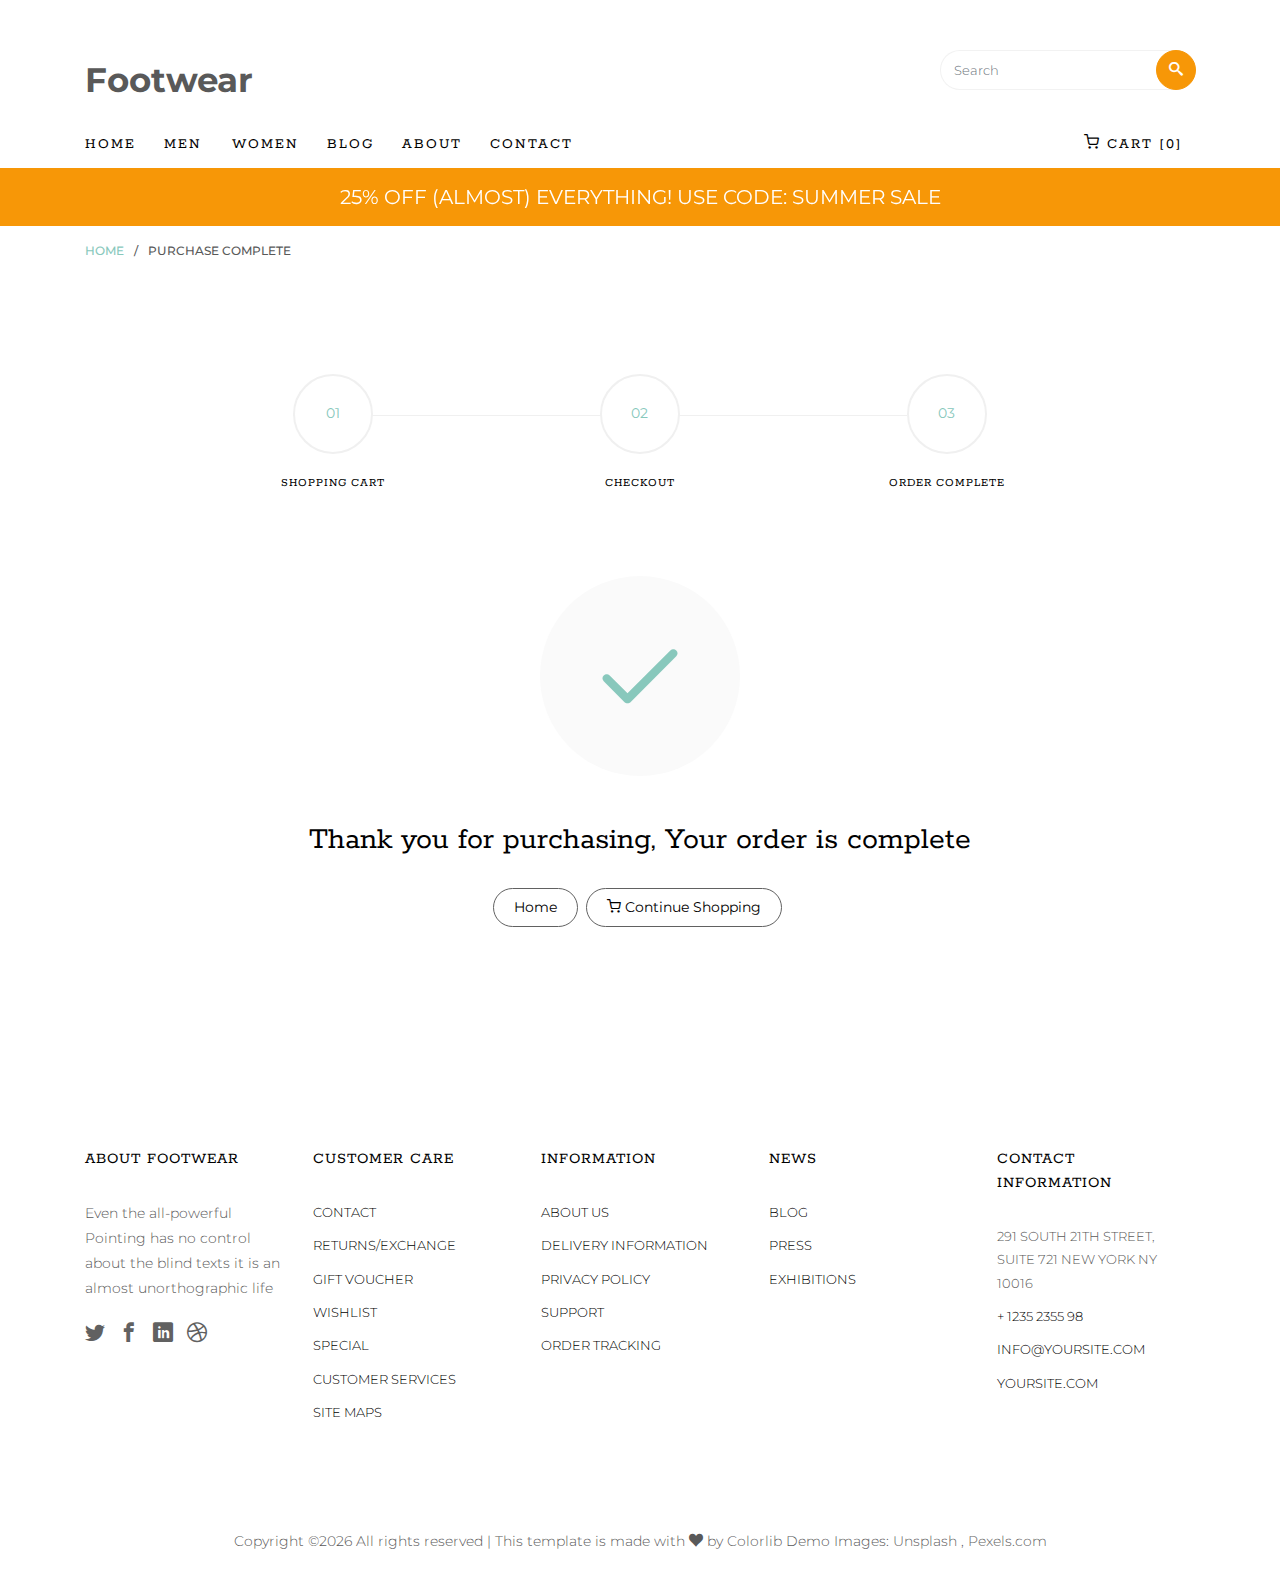
<file: order-complete.html>
<!DOCTYPE HTML>
<html>
	<head>
	<title>Footwear - Free Bootstrap 4 Template by Colorlib</title>
   <meta charset="utf-8">
   <meta name="viewport" content="width=device-width, initial-scale=1, shrink-to-fit=no">

	<link href="https://fonts.googleapis.com/css?family=Montserrat:300,400,500,600,700" rel="stylesheet">
	<link href="https://fonts.googleapis.com/css?family=Rokkitt:100,300,400,700" rel="stylesheet">
	
	<!-- Animate.css -->
	<link rel="stylesheet" href="css/animate.css">
	<!-- Icomoon Icon Fonts-->
	<link rel="stylesheet" href="css/icomoon.css">
	<!-- Ion Icon Fonts-->
	<link rel="stylesheet" href="css/ionicons.min.css">
	<!-- Bootstrap  -->
	<link rel="stylesheet" href="css/bootstrap.min.css">

	<!-- Magnific Popup -->
	<link rel="stylesheet" href="css/magnific-popup.css">

	<!-- Flexslider  -->
	<link rel="stylesheet" href="css/flexslider.css">

	<!-- Owl Carousel -->
	<link rel="stylesheet" href="css/owl.carousel.min.css">
	<link rel="stylesheet" href="css/owl.theme.default.min.css">
	
	<!-- Date Picker -->
	<link rel="stylesheet" href="css/bootstrap-datepicker.css">
	<!-- Flaticons  -->
	<link rel="stylesheet" href="fonts/flaticon/font/flaticon.css">

	<!-- Theme style  -->
	<link rel="stylesheet" href="css/style.css">

	</head>
	<body>
		
	<div class="colorlib-loader"></div>

	<div id="page">
		<nav class="colorlib-nav" role="navigation">
			<div class="top-menu">
				<div class="container">
					<div class="row">
						<div class="col-sm-7 col-md-9">
							<div id="colorlib-logo"><a href="index.html">Footwear</a></div>
						</div>
						<div class="col-sm-5 col-md-3">
			            <form action="#" class="search-wrap">
			               <div class="form-group">
			                  <input type="search" class="form-control search" placeholder="Search">
			                  <button class="btn btn-primary submit-search text-center" type="submit"><i class="icon-search"></i></button>
			               </div>
			            </form>
			         </div>
		         </div>
					<div class="row">
						<div class="col-sm-12 text-left menu-1">
							<ul>
								<li><a href="index.html">Home</a></li>
								<li class="has-dropdown">
									<a href="men.html">Men</a>
									<ul class="dropdown active">
										<li><a href="product-detail.html">Product Detail</a></li>
										<li><a href="cart.html">Shopping Cart</a></li>
										<li><a href="checkout.html">Checkout</a></li>
										<li><a href="order-complete.html">Order Complete</a></li>
										<li><a href="add-to-wishlist.html">Wishlist</a></li>
									</ul>
								</li>
								<li><a href="women.html">Women</a></li>
								<li><a href="blog.html">Blog</a></li>
								<li><a href="about.html">About</a></li>
								<li><a href="contact.html">Contact</a></li>
								<li class="cart"><a href="cart.html"><i class="icon-shopping-cart"></i> Cart [0]</a></li>
							</ul>
						</div>
					</div>
				</div>
			</div>
			<div class="sale">
				<div class="container">
					<div class="row">
						<div class="col-sm-8 offset-sm-2 text-center">
							<div class="row">
								<div class="owl-carousel2">
									<div class="item">
										<div class="col">
											<h3><a href="#">25% off (Almost) Everything! Use Code: Summer Sale</a></h3>
										</div>
									</div>
									<div class="item">
										<div class="col">
											<h3><a href="#">Our biggest sale yet 50% off all summer shoes</a></h3>
										</div>
									</div>
								</div>
							</div>
						</div>
					</div>
				</div>
			</div>
		</nav>

		<div class="breadcrumbs">
			<div class="container">
				<div class="row">
					<div class="col">
						<p class="bread"><span><a href="index.html">Home</a></span> / <span>Purchase Complete</span></p>
					</div>
				</div>
			</div>
		</div>


		<div class="colorlib-product">
			<div class="container">
				<div class="row row-pb-lg">
					<div class="col-sm-10 offset-md-1">
						<div class="process-wrap">
							<div class="process text-center active">
								<p><span>01</span></p>
								<h3>Shopping Cart</h3>
							</div>
							<div class="process text-center active">
								<p><span>02</span></p>
								<h3>Checkout</h3>
							</div>
							<div class="process text-center active">
								<p><span>03</span></p>
								<h3>Order Complete</h3>
							</div>
						</div>
					</div>
				</div>
				<div class="row">
					<div class="col-sm-10 offset-sm-1 text-center">
						<p class="icon-addcart"><span><i class="icon-check"></i></span></p>
						<h2 class="mb-4">Thank you for purchasing, Your order is complete</h2>
						<p>
							<a href="index.html"class="btn btn-primary btn-outline-primary">Home</a>
							<a href="shop.html"class="btn btn-primary btn-outline-primary"><i class="icon-shopping-cart"></i> Continue Shopping</a>
						</p>
					</div>
				</div>
			</div>
		</div>

		<footer id="colorlib-footer" role="contentinfo">
			<div class="container">
				<div class="row row-pb-md">
					<div class="col footer-col colorlib-widget">
						<h4>About Footwear</h4>
						<p>Even the all-powerful Pointing has no control about the blind texts it is an almost unorthographic life</p>
						<p>
							<ul class="colorlib-social-icons">
								<li><a href="#"><i class="icon-twitter"></i></a></li>
								<li><a href="#"><i class="icon-facebook"></i></a></li>
								<li><a href="#"><i class="icon-linkedin"></i></a></li>
								<li><a href="#"><i class="icon-dribbble"></i></a></li>
							</ul>
						</p>
					</div>
					<div class="col footer-col colorlib-widget">
						<h4>Customer Care</h4>
						<p>
							<ul class="colorlib-footer-links">
								<li><a href="#">Contact</a></li>
								<li><a href="#">Returns/Exchange</a></li>
								<li><a href="#">Gift Voucher</a></li>
								<li><a href="#">Wishlist</a></li>
								<li><a href="#">Special</a></li>
								<li><a href="#">Customer Services</a></li>
								<li><a href="#">Site maps</a></li>
							</ul>
						</p>
					</div>
					<div class="col footer-col colorlib-widget">
						<h4>Information</h4>
						<p>
							<ul class="colorlib-footer-links">
								<li><a href="#">About us</a></li>
								<li><a href="#">Delivery Information</a></li>
								<li><a href="#">Privacy Policy</a></li>
								<li><a href="#">Support</a></li>
								<li><a href="#">Order Tracking</a></li>
							</ul>
						</p>
					</div>

					<div class="col footer-col">
						<h4>News</h4>
						<ul class="colorlib-footer-links">
							<li><a href="blog.html">Blog</a></li>
							<li><a href="#">Press</a></li>
							<li><a href="#">Exhibitions</a></li>
						</ul>
					</div>

					<div class="col footer-col">
						<h4>Contact Information</h4>
						<ul class="colorlib-footer-links">
							<li>291 South 21th Street, <br> Suite 721 New York NY 10016</li>
							<li><a href="tel://1234567920">+ 1235 2355 98</a></li>
							<li><a href="mailto:info@yoursite.com">info@yoursite.com</a></li>
							<li><a href="#">yoursite.com</a></li>
						</ul>
					</div>
				</div>
			</div>
			<div class="copy">
				<div class="row">
					<div class="col-sm-12 text-center">
						<p>
							<span><!-- Link back to Colorlib can't be removed. Template is licensed under CC BY 3.0. -->
Copyright &copy;<script>document.write(new Date().getFullYear());</script> All rights reserved | This template is made with <i class="icon-heart" aria-hidden="true"></i> by <a href="https://colorlib.com" target="_blank">Colorlib</a>
<!-- Link back to Colorlib can't be removed. Template is licensed under CC BY 3.0. --></span> 
							<span class="block">Demo Images: <a href="http://unsplash.co/" target="_blank">Unsplash</a> , <a href="http://pexels.com/" target="_blank">Pexels.com</a></span>
						</p>
					</div>
				</div>
			</div>
		</footer>
	</div>

	<div class="gototop js-top">
		<a href="#" class="js-gotop"><i class="ion-ios-arrow-up"></i></a>
	</div>
	
	<!-- jQuery -->
	<script src="js/jquery.min.js"></script>
   <!-- popper -->
   <script src="js/popper.min.js"></script>
   <!-- bootstrap 4.1 -->
   <script src="js/bootstrap.min.js"></script>
   <!-- jQuery easing -->
   <script src="js/jquery.easing.1.3.js"></script>
	<!-- Waypoints -->
	<script src="js/jquery.waypoints.min.js"></script>
	<!-- Flexslider -->
	<script src="js/jquery.flexslider-min.js"></script>
	<!-- Owl carousel -->
	<script src="js/owl.carousel.min.js"></script>
	<!-- Magnific Popup -->
	<script src="js/jquery.magnific-popup.min.js"></script>
	<script src="js/magnific-popup-options.js"></script>
	<!-- Date Picker -->
	<script src="js/bootstrap-datepicker.js"></script>
	<!-- Stellar Parallax -->
	<script src="js/jquery.stellar.min.js"></script>
	<!-- Main -->
	<script src="js/main.js"></script>

	</body>
</html>
</file>
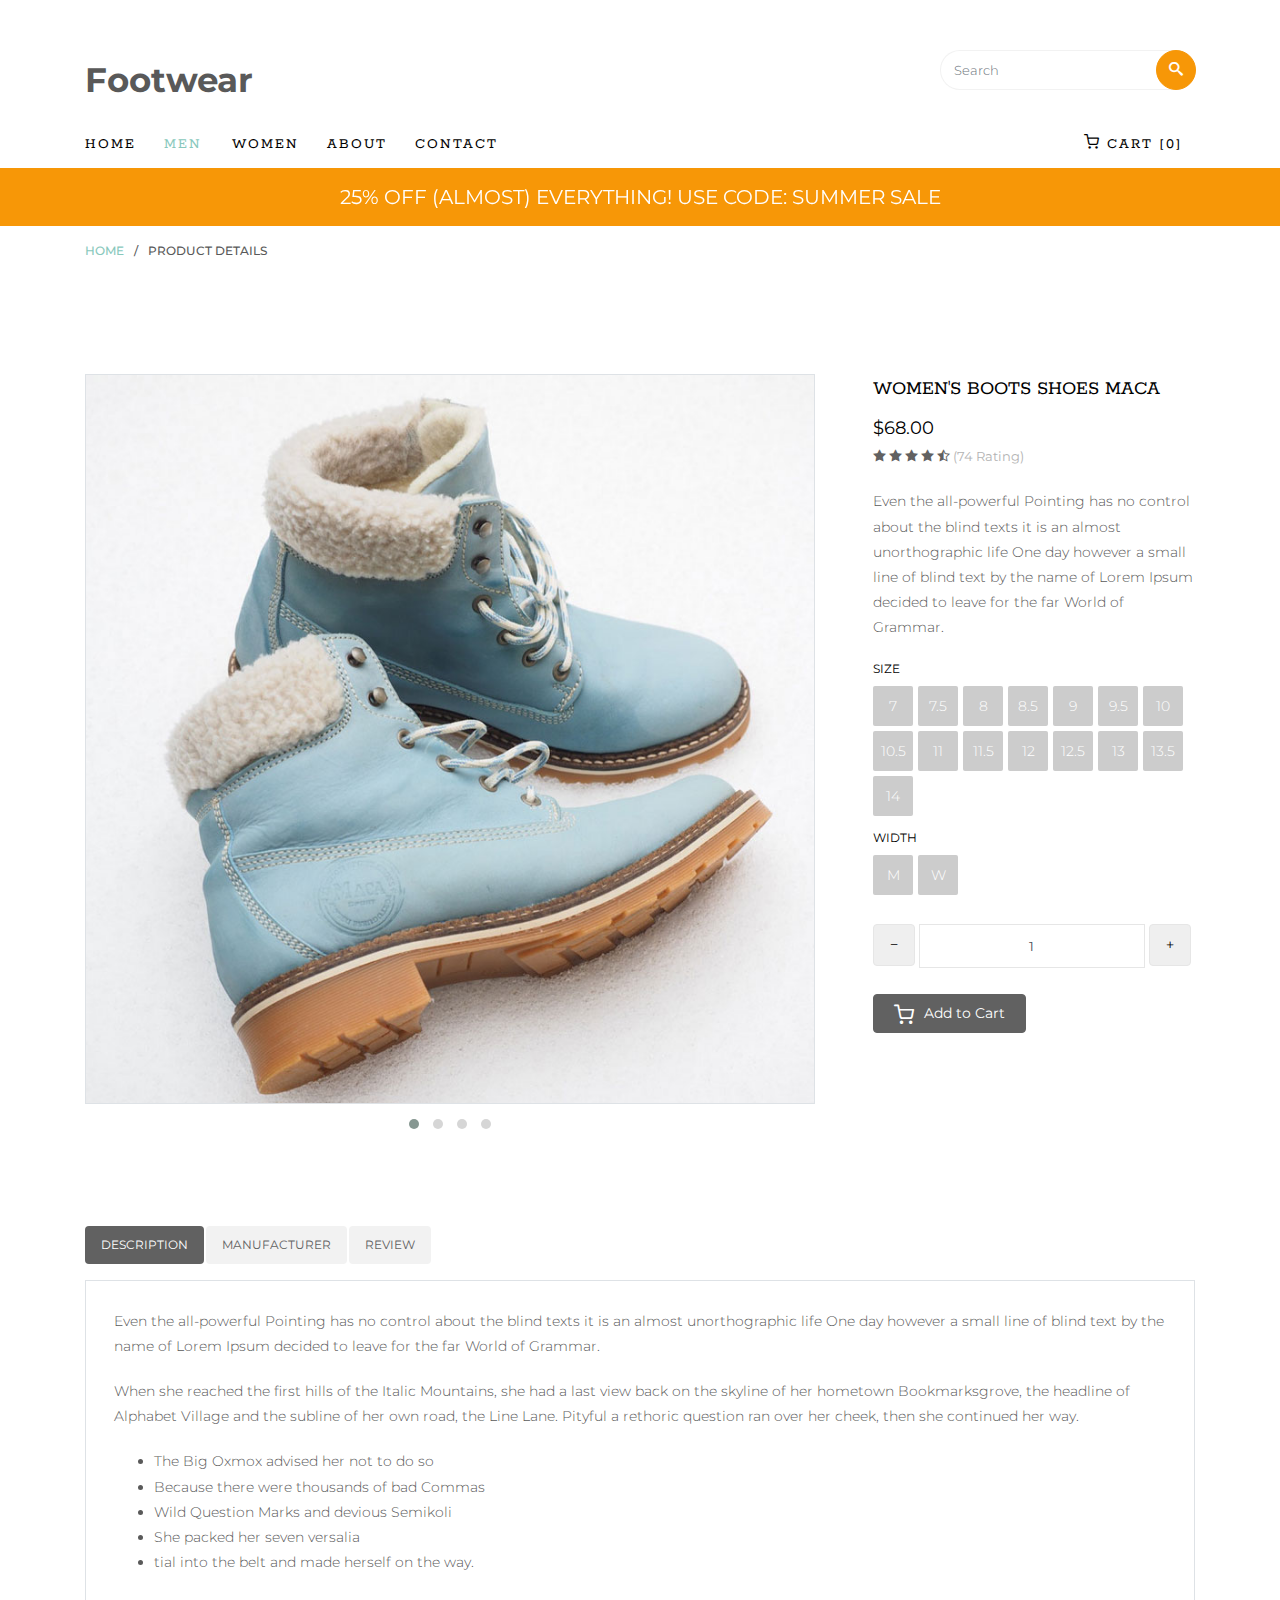
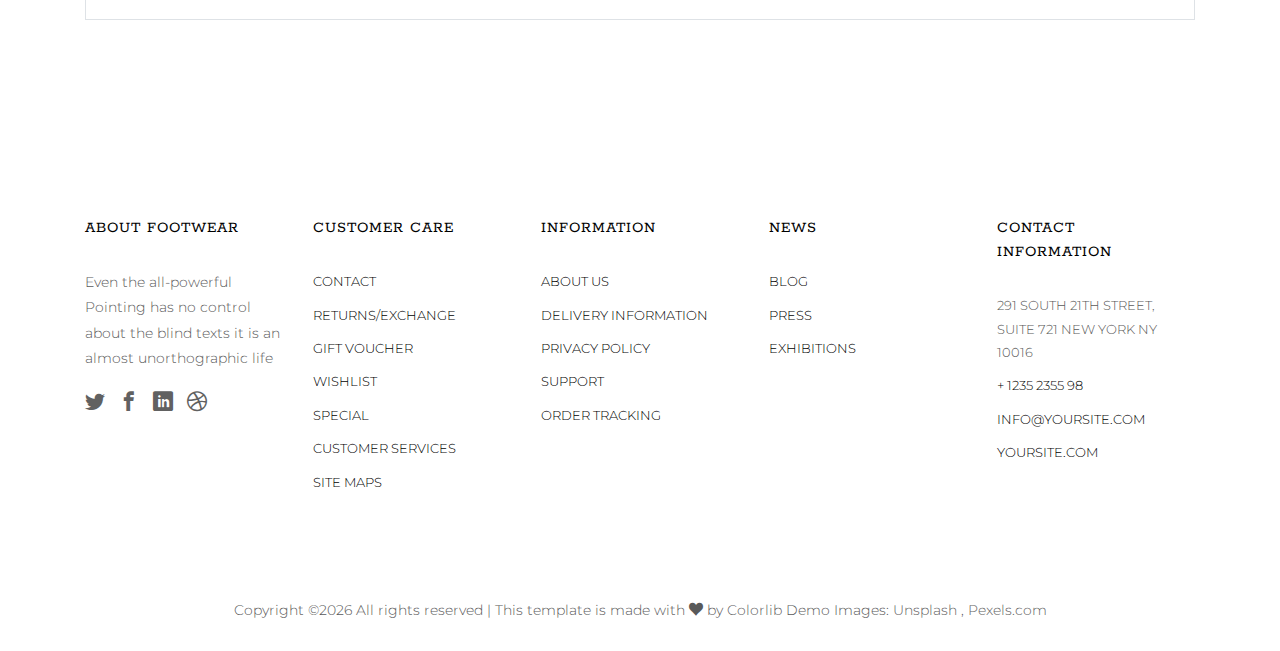
<file: product-detail.html>
<!DOCTYPE HTML>
<html>
	<head>
	<title>Footwear - Free Bootstrap 4 Template by Colorlib</title>
   <meta charset="utf-8">
   <meta name="viewport" content="width=device-width, initial-scale=1, shrink-to-fit=no">

	<link href="https://fonts.googleapis.com/css?family=Montserrat:300,400,500,600,700" rel="stylesheet">
	<link href="https://fonts.googleapis.com/css?family=Rokkitt:100,300,400,700" rel="stylesheet">
	
	<!-- Animate.css -->
	<link rel="stylesheet" href="css/animate.css">
	<!-- Icomoon Icon Fonts-->
	<link rel="stylesheet" href="css/icomoon.css">
	<!-- Ion Icon Fonts-->
	<link rel="stylesheet" href="css/ionicons.min.css">
	<!-- Bootstrap  -->
	<link rel="stylesheet" href="css/bootstrap.min.css">

	<!-- Magnific Popup -->
	<link rel="stylesheet" href="css/magnific-popup.css">

	<!-- Flexslider  -->
	<link rel="stylesheet" href="css/flexslider.css">

	<!-- Owl Carousel -->
	<link rel="stylesheet" href="css/owl.carousel.min.css">
	<link rel="stylesheet" href="css/owl.theme.default.min.css">
	
	<!-- Date Picker -->
	<link rel="stylesheet" href="css/bootstrap-datepicker.css">
	<!-- Flaticons  -->
	<link rel="stylesheet" href="fonts/flaticon/font/flaticon.css">

	<!-- Theme style  -->
	<link rel="stylesheet" href="css/style.css">

	</head>
	<body>
		
	<div class="colorlib-loader"></div>

	<div id="page">
		<nav class="colorlib-nav" role="navigation">
			<div class="top-menu">
				<div class="container">
					<div class="row">
						<div class="col-sm-7 col-md-9">
							<div id="colorlib-logo"><a href="index.html">Footwear</a></div>
						</div>
						<div class="col-sm-5 col-md-3">
			            <form action="#" class="search-wrap">
			               <div class="form-group">
			                  <input type="search" class="form-control search" placeholder="Search">
			                  <button class="btn btn-primary submit-search text-center" type="submit"><i class="icon-search"></i></button>
			               </div>
			            </form>
			         </div>
		         </div>
					<div class="row">
						<div class="col-sm-12 text-left menu-1">
							<ul>
								<li><a href="index.html">Home</a></li>
								<li class="has-dropdown active">
									<a href="men.html">Men</a>
									<ul class="dropdown">
										<li><a href="product-detail.html">Product Detail</a></li>
										<li><a href="cart.html">Shopping Cart</a></li>
										<li><a href="checkout.html">Checkout</a></li>
										<li><a href="order-complete.html">Order Complete</a></li>
										<li><a href="add-to-wishlist.html">Wishlist</a></li>
									</ul>
								</li>
								<li><a href="women.html">Women</a></li>
								<li><a href="about.html">About</a></li>
								<li><a href="contact.html">Contact</a></li>
								<li class="cart"><a href="cart.html"><i class="icon-shopping-cart"></i> Cart [0]</a></li>
							</ul>
						</div>
					</div>
				</div>
			</div>
			<div class="sale">
				<div class="container">
					<div class="row">
						<div class="col-sm-8 offset-sm-2 text-center">
							<div class="row">
								<div class="owl-carousel2">
									<div class="item">
										<div class="col">
											<h3><a href="#">25% off (Almost) Everything! Use Code: Summer Sale</a></h3>
										</div>
									</div>
									<div class="item">
										<div class="col">
											<h3><a href="#">Our biggest sale yet 50% off all summer shoes</a></h3>
										</div>
									</div>
								</div>
							</div>
						</div>
					</div>
				</div>
			</div>
		</nav>

		<div class="breadcrumbs">
			<div class="container">
				<div class="row">
					<div class="col">
						<p class="bread"><span><a href="index.html">Home</a></span> / <span>Product Details</span></p>
					</div>
				</div>
			</div>
		</div>


		<div class="colorlib-product">
			<div class="container">
				<div class="row row-pb-lg product-detail-wrap">
					<div class="col-sm-8">
						<div class="owl-carousel">
							<div class="item">
								<div class="product-entry border">
									<a href="#" class="prod-img">
										<img src="images/item-1.jpg" class="img-fluid" alt="Free html5 bootstrap 4 template">
									</a>
								</div>
							</div>
							<div class="item">
								<div class="product-entry border">
									<a href="#" class="prod-img">
										<img src="images/item-2.jpg" class="img-fluid" alt="Free html5 bootstrap 4 template">
									</a>
								</div>
							</div>
							<div class="item">
								<div class="product-entry border">
									<a href="#" class="prod-img">
										<img src="images/item-3.jpg" class="img-fluid" alt="Free html5 bootstrap 4 template">
									</a>
								</div>
							</div>
							<div class="item">
								<div class="product-entry border">
									<a href="#" class="prod-img">
										<img src="images/item-4.jpg" class="img-fluid" alt="Free html5 bootstrap 4 template">
									</a>
								</div>
							</div>
						</div>
					</div>
					<div class="col-sm-4">
						<div class="product-desc">
							<h3>Women's Boots Shoes Maca</h3>
							<p class="price">
								<span>$68.00</span> 
								<span class="rate">
									<i class="icon-star-full"></i>
									<i class="icon-star-full"></i>
									<i class="icon-star-full"></i>
									<i class="icon-star-full"></i>
									<i class="icon-star-half"></i>
									(74 Rating)
								</span>
							</p>
							<p>Even the all-powerful Pointing has no control about the blind texts it is an almost unorthographic life One day however a small line of blind text by the name of Lorem Ipsum decided to leave for the far World of Grammar.</p>
							<div class="size-wrap">
								<div class="block-26 mb-2">
									<h4>Size</h4>
				               <ul>
				                  <li><a href="#">7</a></li>
				                  <li><a href="#">7.5</a></li>
				                  <li><a href="#">8</a></li>
				                  <li><a href="#">8.5</a></li>
				                  <li><a href="#">9</a></li>
				                  <li><a href="#">9.5</a></li>
				                  <li><a href="#">10</a></li>
				                  <li><a href="#">10.5</a></li>
				                  <li><a href="#">11</a></li>
				                  <li><a href="#">11.5</a></li>
				                  <li><a href="#">12</a></li>
				                  <li><a href="#">12.5</a></li>
				                  <li><a href="#">13</a></li>
				                  <li><a href="#">13.5</a></li>
				                  <li><a href="#">14</a></li>
				               </ul>
				            </div>
				            <div class="block-26 mb-4">
									<h4>Width</h4>
				               <ul>
				                  <li><a href="#">M</a></li>
				                  <li><a href="#">W</a></li>
				               </ul>
				            </div>
							</div>
                     <div class="input-group mb-4">
                     	<span class="input-group-btn">
                        	<button type="button" class="quantity-left-minus btn"  data-type="minus" data-field="">
                           <i class="icon-minus2"></i>
                        	</button>
                    		</span>
                     	<input type="text" id="quantity" name="quantity" class="form-control input-number" value="1" min="1" max="100">
                     	<span class="input-group-btn ml-1">
                        	<button type="button" class="quantity-right-plus btn" data-type="plus" data-field="">
                             <i class="icon-plus2"></i>
                         </button>
                     	</span>
                  	</div>
                  	<div class="row">
	                  	<div class="col-sm-12 text-center">
									<p class="addtocart"><a href="cart.html" class="btn btn-primary btn-addtocart"><i class="icon-shopping-cart"></i> Add to Cart</a></p>
								</div>
							</div>
						</div>
					</div>
				</div>

				<div class="row">
					<div class="col-sm-12">
						<div class="row">
							<div class="col-md-12 pills">
								<div class="bd-example bd-example-tabs">
								  <ul class="nav nav-pills mb-3" id="pills-tab" role="tablist">

								    <li class="nav-item">
								      <a class="nav-link active" id="pills-description-tab" data-toggle="pill" href="#pills-description" role="tab" aria-controls="pills-description" aria-expanded="true">Description</a>
								    </li>
								    <li class="nav-item">
								      <a class="nav-link" id="pills-manufacturer-tab" data-toggle="pill" href="#pills-manufacturer" role="tab" aria-controls="pills-manufacturer" aria-expanded="true">Manufacturer</a>
								    </li>
								    <li class="nav-item">
								      <a class="nav-link" id="pills-review-tab" data-toggle="pill" href="#pills-review" role="tab" aria-controls="pills-review" aria-expanded="true">Review</a>
								    </li>
								  </ul>

								  <div class="tab-content" id="pills-tabContent">
								    <div class="tab-pane border fade show active" id="pills-description" role="tabpanel" aria-labelledby="pills-description-tab">
								      <p>Even the all-powerful Pointing has no control about the blind texts it is an almost unorthographic life One day however a small line of blind text by the name of Lorem Ipsum decided to leave for the far World of Grammar.</p>
										<p>When she reached the first hills of the Italic Mountains, she had a last view back on the skyline of her hometown Bookmarksgrove, the headline of Alphabet Village and the subline of her own road, the Line Lane. Pityful a rethoric question ran over her cheek, then she continued her way.</p>
										<ul>
											<li>The Big Oxmox advised her not to do so</li>
											<li>Because there were thousands of bad Commas</li>
											<li>Wild Question Marks and devious Semikoli</li>
											<li>She packed her seven versalia</li>
											<li>tial into the belt and made herself on the way.</li>
										</ul>
								    </div>

								    <div class="tab-pane border fade" id="pills-manufacturer" role="tabpanel" aria-labelledby="pills-manufacturer-tab">
								      <p>Even the all-powerful Pointing has no control about the blind texts it is an almost unorthographic life One day however a small line of blind text by the name of Lorem Ipsum decided to leave for the far World of Grammar.</p>
										<p>When she reached the first hills of the Italic Mountains, she had a last view back on the skyline of her hometown Bookmarksgrove, the headline of Alphabet Village and the subline of her own road, the Line Lane. Pityful a rethoric question ran over her cheek, then she continued her way.</p>
								    </div>

								    <div class="tab-pane border fade" id="pills-review" role="tabpanel" aria-labelledby="pills-review-tab">
								      <div class="row">
								   		<div class="col-md-8">
								   			<h3 class="head">23 Reviews</h3>
								   			<div class="review">
										   		<div class="user-img" style="background-image: url(images/person1.jpg)"></div>
										   		<div class="desc">
										   			<h4>
										   				<span class="text-left">Jacob Webb</span>
										   				<span class="text-right">14 March 2018</span>
										   			</h4>
										   			<p class="star">
										   				<span>
										   					<i class="icon-star-full"></i>
										   					<i class="icon-star-full"></i>
										   					<i class="icon-star-full"></i>
										   					<i class="icon-star-half"></i>
										   					<i class="icon-star-empty"></i>
									   					</span>
									   					<span class="text-right"><a href="#" class="reply"><i class="icon-reply"></i></a></span>
										   			</p>
										   			<p>When she reached the first hills of the Italic Mountains, she had a last view back on the skyline of her hometown Bookmarksgrov</p>
										   		</div>
										   	</div>
										   	<div class="review">
										   		<div class="user-img" style="background-image: url(images/person2.jpg)"></div>
										   		<div class="desc">
										   			<h4>
										   				<span class="text-left">Jacob Webb</span>
										   				<span class="text-right">14 March 2018</span>
										   			</h4>
										   			<p class="star">
										   				<span>
										   					<i class="icon-star-full"></i>
										   					<i class="icon-star-full"></i>
										   					<i class="icon-star-full"></i>
										   					<i class="icon-star-half"></i>
										   					<i class="icon-star-empty"></i>
									   					</span>
									   					<span class="text-right"><a href="#" class="reply"><i class="icon-reply"></i></a></span>
										   			</p>
										   			<p>When she reached the first hills of the Italic Mountains, she had a last view back on the skyline of her hometown Bookmarksgrov</p>
										   		</div>
										   	</div>
										   	<div class="review">
										   		<div class="user-img" style="background-image: url(images/person3.jpg)"></div>
										   		<div class="desc">
										   			<h4>
										   				<span class="text-left">Jacob Webb</span>
										   				<span class="text-right">14 March 2018</span>
										   			</h4>
										   			<p class="star">
										   				<span>
										   					<i class="icon-star-full"></i>
										   					<i class="icon-star-full"></i>
										   					<i class="icon-star-full"></i>
										   					<i class="icon-star-half"></i>
										   					<i class="icon-star-empty"></i>
									   					</span>
									   					<span class="text-right"><a href="#" class="reply"><i class="icon-reply"></i></a></span>
										   			</p>
										   			<p>When she reached the first hills of the Italic Mountains, she had a last view back on the skyline of her hometown Bookmarksgrov</p>
										   		</div>
										   	</div>
								   		</div>
								   		<div class="col-md-4">
								   			<div class="rating-wrap">
									   			<h3 class="head">Give a Review</h3>
									   			<div class="wrap">
										   			<p class="star">
										   				<span>
										   					<i class="icon-star-full"></i>
										   					<i class="icon-star-full"></i>
										   					<i class="icon-star-full"></i>
										   					<i class="icon-star-full"></i>
										   					<i class="icon-star-full"></i>
										   					(98%)
									   					</span>
									   					<span>20 Reviews</span>
										   			</p>
										   			<p class="star">
										   				<span>
										   					<i class="icon-star-full"></i>
										   					<i class="icon-star-full"></i>
										   					<i class="icon-star-full"></i>
										   					<i class="icon-star-full"></i>
										   					<i class="icon-star-empty"></i>
										   					(85%)
									   					</span>
									   					<span>10 Reviews</span>
										   			</p>
										   			<p class="star">
										   				<span>
										   					<i class="icon-star-full"></i>
										   					<i class="icon-star-full"></i>
										   					<i class="icon-star-full"></i>
										   					<i class="icon-star-empty"></i>
										   					<i class="icon-star-empty"></i>
										   					(70%)
									   					</span>
									   					<span>5 Reviews</span>
										   			</p>
										   			<p class="star">
										   				<span>
										   					<i class="icon-star-full"></i>
										   					<i class="icon-star-full"></i>
										   					<i class="icon-star-empty"></i>
										   					<i class="icon-star-empty"></i>
										   					<i class="icon-star-empty"></i>
										   					(10%)
									   					</span>
									   					<span>0 Reviews</span>
										   			</p>
										   			<p class="star">
										   				<span>
										   					<i class="icon-star-full"></i>
										   					<i class="icon-star-empty"></i>
										   					<i class="icon-star-empty"></i>
										   					<i class="icon-star-empty"></i>
										   					<i class="icon-star-empty"></i>
										   					(0%)
									   					</span>
									   					<span>0 Reviews</span>
										   			</p>
										   		</div>
									   		</div>
								   		</div>
								   	</div>
								    </div>
								  </div>
								</div>
				         </div>
						</div>
					</div>
				</div>
			</div>
		</div>

		<footer id="colorlib-footer" role="contentinfo">
			<div class="container">
				<div class="row row-pb-md">
					<div class="col footer-col colorlib-widget">
						<h4>About Footwear</h4>
						<p>Even the all-powerful Pointing has no control about the blind texts it is an almost unorthographic life</p>
						<p>
							<ul class="colorlib-social-icons">
								<li><a href="#"><i class="icon-twitter"></i></a></li>
								<li><a href="#"><i class="icon-facebook"></i></a></li>
								<li><a href="#"><i class="icon-linkedin"></i></a></li>
								<li><a href="#"><i class="icon-dribbble"></i></a></li>
							</ul>
						</p>
					</div>
					<div class="col footer-col colorlib-widget">
						<h4>Customer Care</h4>
						<p>
							<ul class="colorlib-footer-links">
								<li><a href="#">Contact</a></li>
								<li><a href="#">Returns/Exchange</a></li>
								<li><a href="#">Gift Voucher</a></li>
								<li><a href="#">Wishlist</a></li>
								<li><a href="#">Special</a></li>
								<li><a href="#">Customer Services</a></li>
								<li><a href="#">Site maps</a></li>
							</ul>
						</p>
					</div>
					<div class="col footer-col colorlib-widget">
						<h4>Information</h4>
						<p>
							<ul class="colorlib-footer-links">
								<li><a href="#">About us</a></li>
								<li><a href="#">Delivery Information</a></li>
								<li><a href="#">Privacy Policy</a></li>
								<li><a href="#">Support</a></li>
								<li><a href="#">Order Tracking</a></li>
							</ul>
						</p>
					</div>

					<div class="col footer-col">
						<h4>News</h4>
						<ul class="colorlib-footer-links">
							<li><a href="blog.html">Blog</a></li>
							<li><a href="#">Press</a></li>
							<li><a href="#">Exhibitions</a></li>
						</ul>
					</div>

					<div class="col footer-col">
						<h4>Contact Information</h4>
						<ul class="colorlib-footer-links">
							<li>291 South 21th Street, <br> Suite 721 New York NY 10016</li>
							<li><a href="tel://1234567920">+ 1235 2355 98</a></li>
							<li><a href="mailto:info@yoursite.com">info@yoursite.com</a></li>
							<li><a href="#">yoursite.com</a></li>
						</ul>
					</div>
				</div>
			</div>
			<div class="copy">
				<div class="row">
					<div class="col-sm-12 text-center">
						<p>
							<span><!-- Link back to Colorlib can't be removed. Template is licensed under CC BY 3.0. -->
Copyright &copy;<script>document.write(new Date().getFullYear());</script> All rights reserved | This template is made with <i class="icon-heart" aria-hidden="true"></i> by <a href="https://colorlib.com" target="_blank">Colorlib</a>
<!-- Link back to Colorlib can't be removed. Template is licensed under CC BY 3.0. --></span> 
							<span class="block">Demo Images: <a href="http://unsplash.co/" target="_blank">Unsplash</a> , <a href="http://pexels.com/" target="_blank">Pexels.com</a></span>
						</p>
					</div>
				</div>
			</div>
		</footer>
	</div>

	<div class="gototop js-top">
		<a href="#" class="js-gotop"><i class="ion-ios-arrow-up"></i></a>
	</div>
	
	<!-- jQuery -->
	<script src="js/jquery.min.js"></script>
   <!-- popper -->
   <script src="js/popper.min.js"></script>
   <!-- bootstrap 4.1 -->
   <script src="js/bootstrap.min.js"></script>
   <!-- jQuery easing -->
   <script src="js/jquery.easing.1.3.js"></script>
	<!-- Waypoints -->
	<script src="js/jquery.waypoints.min.js"></script>
	<!-- Flexslider -->
	<script src="js/jquery.flexslider-min.js"></script>
	<!-- Owl carousel -->
	<script src="js/owl.carousel.min.js"></script>
	<!-- Magnific Popup -->
	<script src="js/jquery.magnific-popup.min.js"></script>
	<script src="js/magnific-popup-options.js"></script>
	<!-- Date Picker -->
	<script src="js/bootstrap-datepicker.js"></script>
	<!-- Stellar Parallax -->
	<script src="js/jquery.stellar.min.js"></script>
	<!-- Main -->
	<script src="js/main.js"></script>

	<script>
		$(document).ready(function(){

		var quantitiy=0;
		   $('.quantity-right-plus').click(function(e){
		        
		        // Stop acting like a button
		        e.preventDefault();
		        // Get the field name
		        var quantity = parseInt($('#quantity').val());
		        
		        // If is not undefined
		            
		            $('#quantity').val(quantity + 1);

		          
		            // Increment
		        
		    });

		     $('.quantity-left-minus').click(function(e){
		        // Stop acting like a button
		        e.preventDefault();
		        // Get the field name
		        var quantity = parseInt($('#quantity').val());
		        
		        // If is not undefined
		      
		            // Increment
		            if(quantity>0){
		            $('#quantity').val(quantity - 1);
		            }
		    });
		    
		});
	</script>


	</body>
</html>
</file>
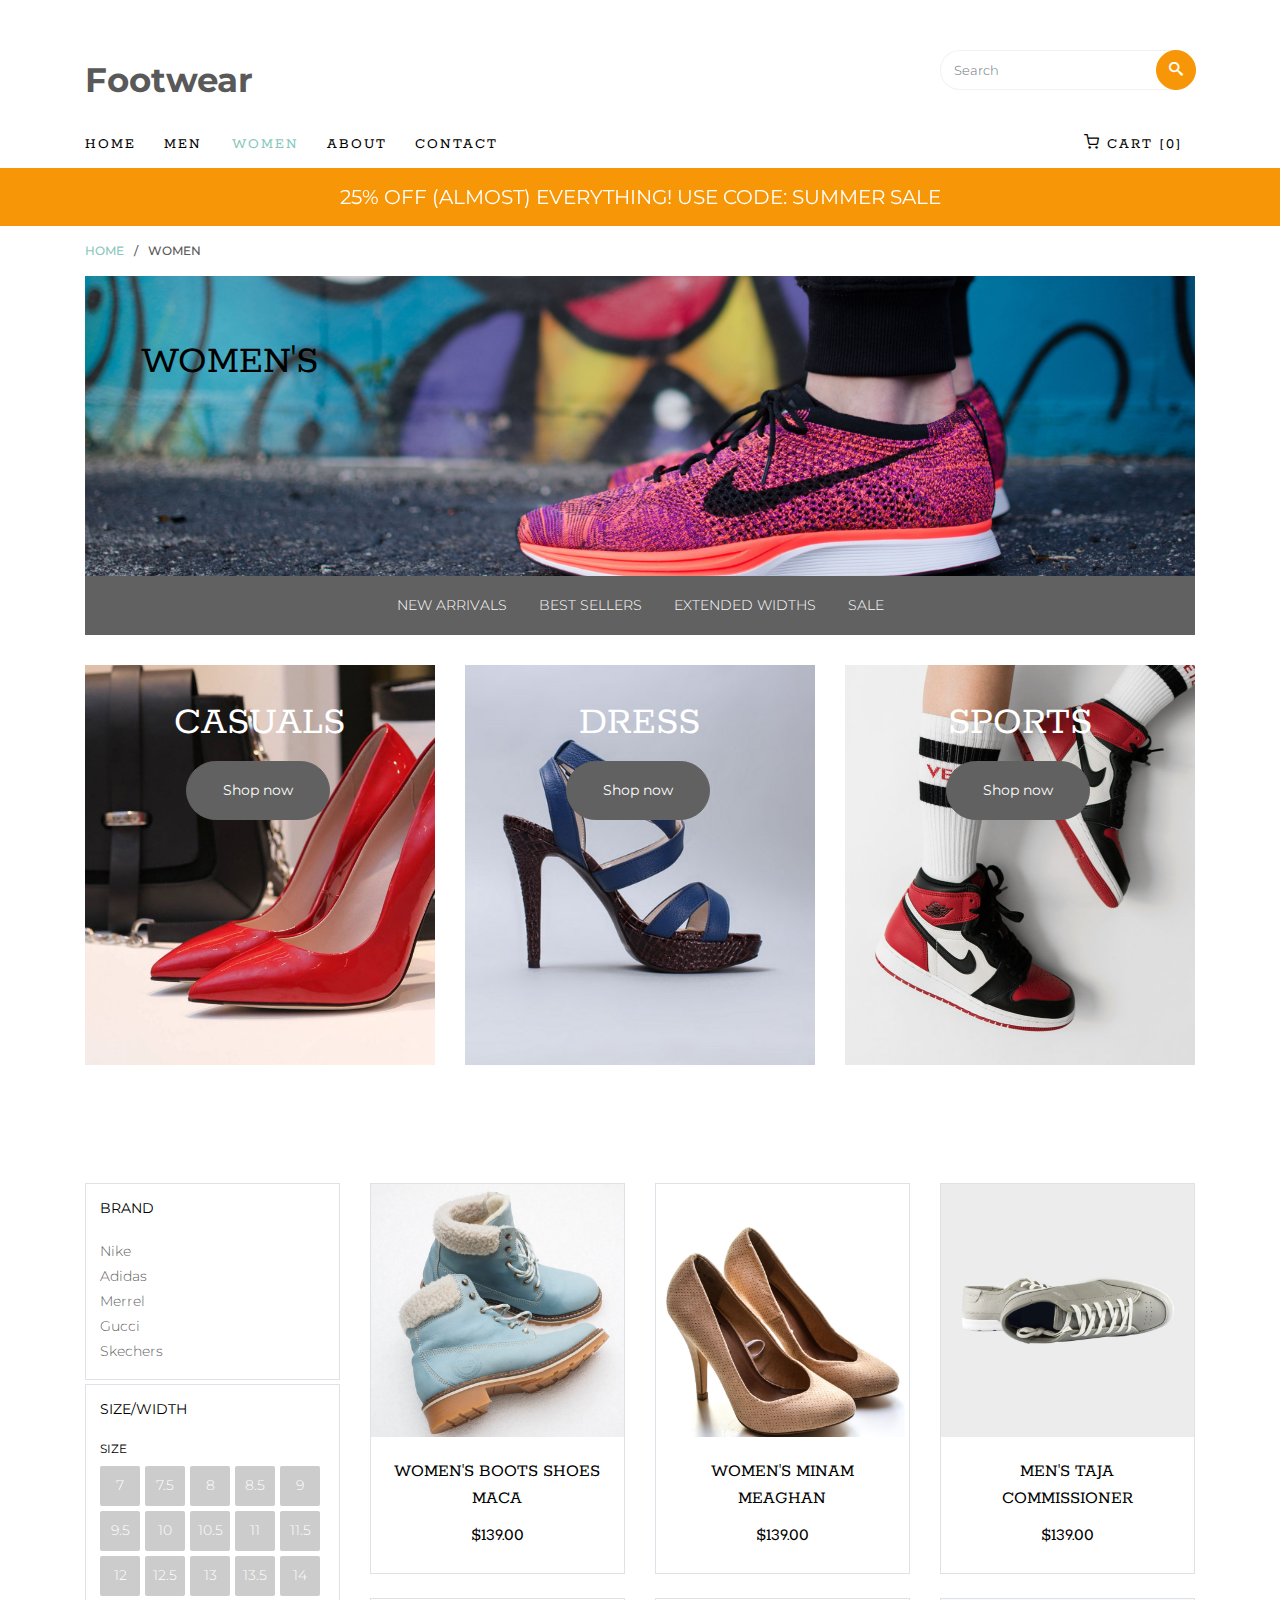
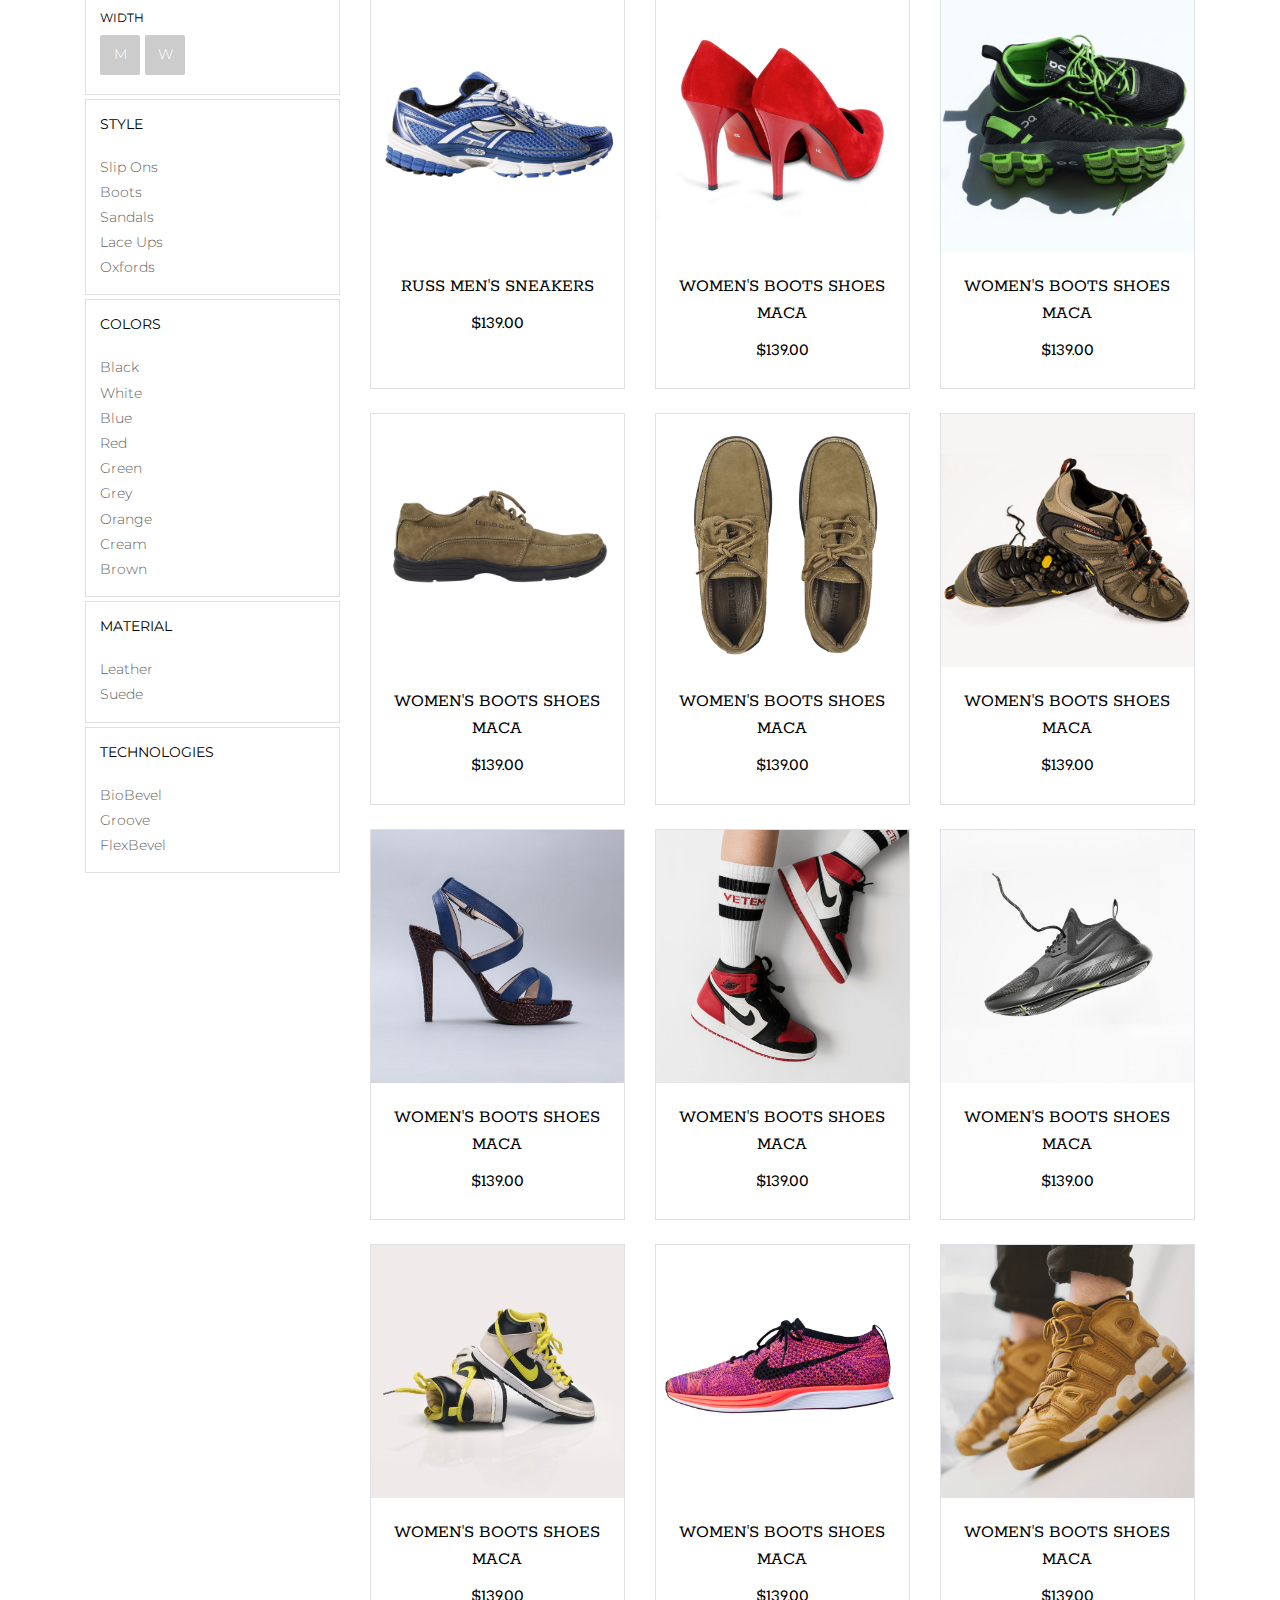
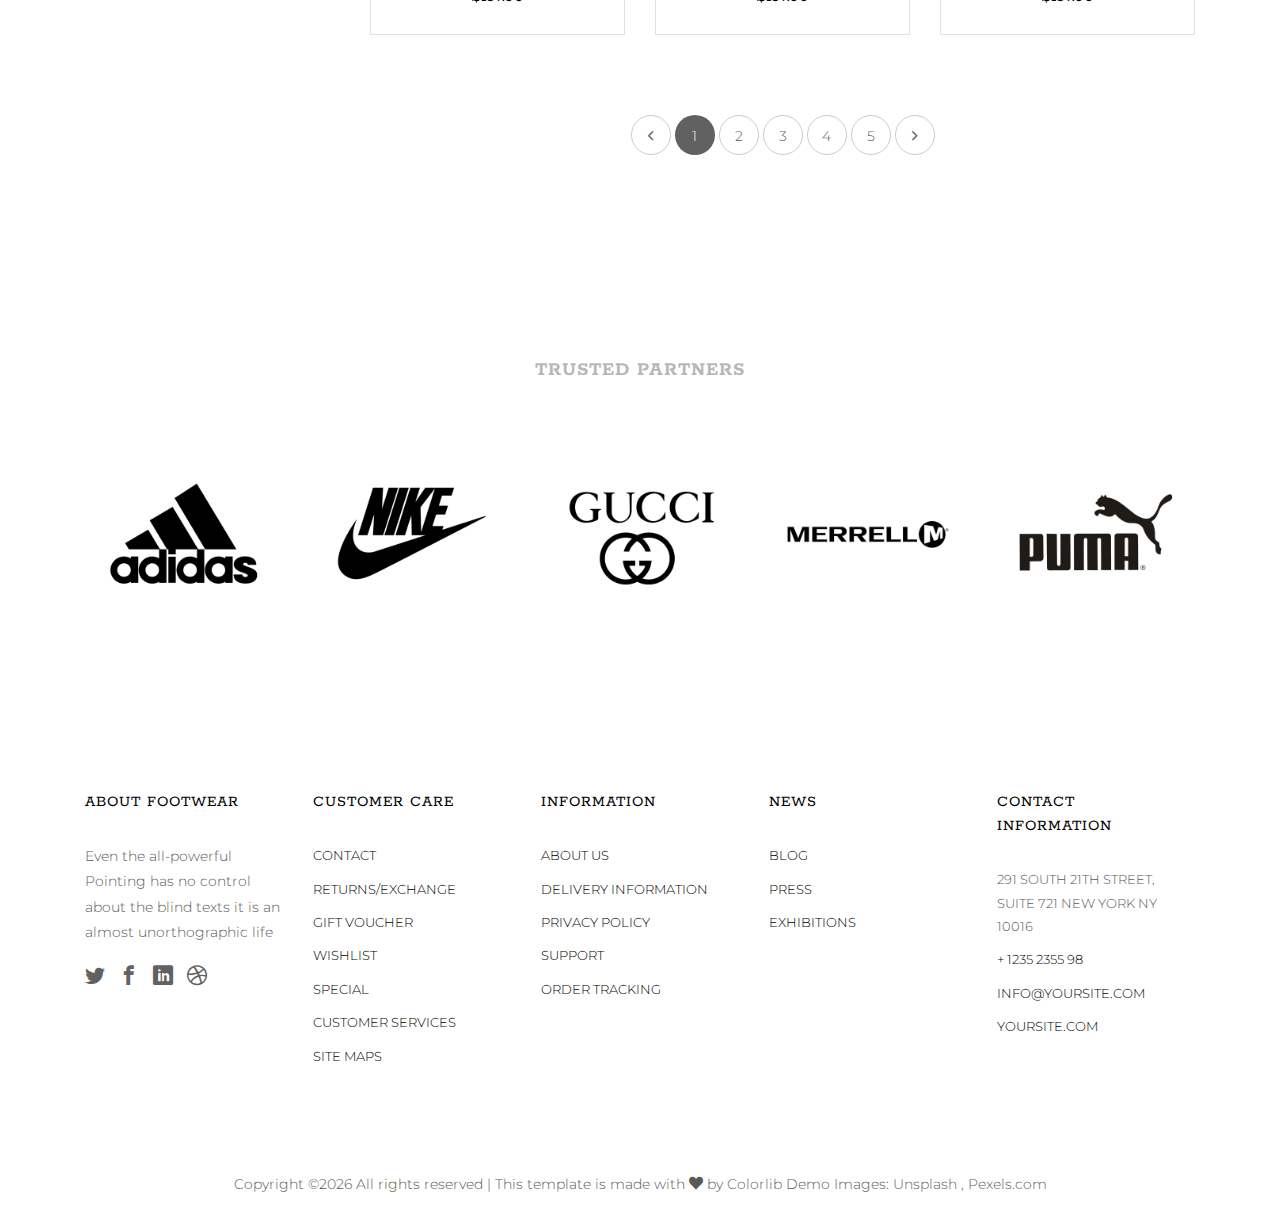
<file: women.html>
<!DOCTYPE HTML>
<html>
	<head>
	<title>Footwear - Free Bootstrap 4 Template by Colorlib</title>
   <meta charset="utf-8">
   <meta name="viewport" content="width=device-width, initial-scale=1, shrink-to-fit=no">

	<link href="https://fonts.googleapis.com/css?family=Montserrat:300,400,500,600,700" rel="stylesheet">
	<link href="https://fonts.googleapis.com/css?family=Rokkitt:100,300,400,700" rel="stylesheet">
	
	<!-- Animate.css -->
	<link rel="stylesheet" href="css/animate.css">
	<!-- Icomoon Icon Fonts-->
	<link rel="stylesheet" href="css/icomoon.css">
	<!-- Ion Icon Fonts-->
	<link rel="stylesheet" href="css/ionicons.min.css">
	<!-- Bootstrap  -->
	<link rel="stylesheet" href="css/bootstrap.min.css">

	<!-- Magnific Popup -->
	<link rel="stylesheet" href="css/magnific-popup.css">

	<!-- Flexslider  -->
	<link rel="stylesheet" href="css/flexslider.css">

	<!-- Owl Carousel -->
	<link rel="stylesheet" href="css/owl.carousel.min.css">
	<link rel="stylesheet" href="css/owl.theme.default.min.css">
	
	<!-- Date Picker -->
	<link rel="stylesheet" href="css/bootstrap-datepicker.css">
	<!-- Flaticons  -->
	<link rel="stylesheet" href="fonts/flaticon/font/flaticon.css">

	<!-- Theme style  -->
	<link rel="stylesheet" href="css/style.css">

	</head>
	<body>
		
	<div class="colorlib-loader"></div>

	<div id="page">
		<nav class="colorlib-nav" role="navigation">
			<div class="top-menu">
				<div class="container">
					<div class="row">
						<div class="col-sm-7 col-md-9">
							<div id="colorlib-logo"><a href="index.html">Footwear</a></div>
						</div>
						<div class="col-sm-5 col-md-3">
			            <form action="#" class="search-wrap">
			               <div class="form-group">
			                  <input type="search" class="form-control search" placeholder="Search">
			                  <button class="btn btn-primary submit-search text-center" type="submit"><i class="icon-search"></i></button>
			               </div>
			            </form>
			         </div>
		         </div>
					<div class="row">
						<div class="col-sm-12 text-left menu-1">
							<ul>
								<li><a href="index.html">Home</a></li>
								<li class="has-dropdown">
									<a href="men.html">Men</a>
									<ul class="dropdown">
										<li><a href="product-detail.html">Product Detail</a></li>
										<li><a href="cart.html">Shopping Cart</a></li>
										<li><a href="checkout.html">Checkout</a></li>
										<li><a href="order-complete.html">Order Complete</a></li>
										<li><a href="add-to-wishlist.html">Wishlist</a></li>
									</ul>
								</li>
								<li class="active"><a href="women.html">Women</a></li>
								<li><a href="about.html">About</a></li>
								<li><a href="contact.html">Contact</a></li>
								<li class="cart"><a href="cart.html"><i class="icon-shopping-cart"></i> Cart [0]</a></li>
							</ul>
						</div>
					</div>
				</div>
			</div>
			<div class="sale">
				<div class="container">
					<div class="row">
						<div class="col-sm-8 offset-sm-2 text-center">
							<div class="row">
								<div class="owl-carousel2">
									<div class="item">
										<div class="col">
											<h3><a href="#">25% off (Almost) Everything! Use Code: Summer Sale</a></h3>
										</div>
									</div>
									<div class="item">
										<div class="col">
											<h3><a href="#">Our biggest sale yet 50% off all summer shoes</a></h3>
										</div>
									</div>
								</div>
							</div>
						</div>
					</div>
				</div>
			</div>
		</nav>

		<div class="breadcrumbs">
			<div class="container">
				<div class="row">
					<div class="col">
						<p class="bread"><span><a href="index.html">Home</a></span> / <span>Women</span></p>
					</div>
				</div>
			</div>
		</div>

		<div class="breadcrumbs-two">
			<div class="container">
				<div class="row">
					<div class="col">
						<div class="breadcrumbs-img" style="background-image: url(images/cover-img-1.jpg);">
							<h2>Women's</h2>
						</div>
						<div class="menu text-center">
							<p><a href="#">New Arrivals</a> <a href="#">Best Sellers</a> <a href="#">Extended Widths</a> <a href="#">Sale</a></p>
						</div>
					</div>
				</div>
			</div>
		</div>

		<div class="colorlib-featured">
			<div class="container">
				<div class="row">
					<div class="col-sm-4 text-center">
						<div class="featured">
							<div class="featured-img featured-img-2" style="background-image: url(images/img_bg_2.jpg);">
								<h2>Casuals</h2>
								<p><a href="#" class="btn btn-primary btn-lg">Shop now</a></p>
							</div>
						</div>
					</div>
					<div class="col-sm-4 text-center">
						<div class="featured">
							<div class="featured-img featured-img-2" style="background-image: url(images/women.jpg);">
								<h2>Dress</h2>
								<p><a href="#" class="btn btn-primary btn-lg">Shop now</a></p>
							</div>
						</div>
					</div>
					<div class="col-sm-4 text-center">
						<div class="featured">
							<div class="featured-img featured-img-2" style="background-image: url(images/item-11.jpg);">
								<h2>Sports</h2>
								<p><a href="#" class="btn btn-primary btn-lg">Shop now</a></p>
							</div>
						</div>
					</div>
				</div>
			</div>
		</div>

		<div class="colorlib-product">
			<div class="container">
				<div class="row">
					<div class="col-lg-3 col-xl-3">
						<div class="row">
							<div class="col-sm-12">
								<div class="side border mb-1">
									<h3>Brand</h3>
									<ul>
										<li><a href="#">Nike</a></li>
										<li><a href="#">Adidas</a></li>
										<li><a href="#">Merrel</a></li>
										<li><a href="#">Gucci</a></li>
										<li><a href="#">Skechers</a></li>
									</ul>
								</div>
							</div>
							<div class="col-sm-12">
								<div class="side border mb-1">
									<h3>Size/Width</h3>
									<div class="block-26 mb-2">
										<h4>Size</h4>
					               <ul>
					                  <li><a href="#">7</a></li>
					                  <li><a href="#">7.5</a></li>
					                  <li><a href="#">8</a></li>
					                  <li><a href="#">8.5</a></li>
					                  <li><a href="#">9</a></li>
					                  <li><a href="#">9.5</a></li>
					                  <li><a href="#">10</a></li>
					                  <li><a href="#">10.5</a></li>
					                  <li><a href="#">11</a></li>
					                  <li><a href="#">11.5</a></li>
					                  <li><a href="#">12</a></li>
					                  <li><a href="#">12.5</a></li>
					                  <li><a href="#">13</a></li>
					                  <li><a href="#">13.5</a></li>
					                  <li><a href="#">14</a></li>
					               </ul>
					            </div>
					            <div class="block-26">
										<h4>Width</h4>
					               <ul>
					                  <li><a href="#">M</a></li>
					                  <li><a href="#">W</a></li>
					               </ul>
					            </div>
								</div>
							</div>
							<div class="col-sm-12">
								<div class="side border mb-1">
									<h3>Style</h3>
									<ul>
										<li><a href="#">Slip Ons</a></li>
										<li><a href="#">Boots</a></li>
										<li><a href="#">Sandals</a></li>
										<li><a href="#">Lace Ups</a></li>
										<li><a href="#">Oxfords</a></li>
									</ul>
								</div>
							</div>
							<div class="col-sm-12">
								<div class="side border mb-1">
									<h3>Colors</h3>
									<ul>
										<li><a href="#">Black</a></li>
										<li><a href="#">White</a></li>
										<li><a href="#">Blue</a></li>
										<li><a href="#">Red</a></li>
										<li><a href="#">Green</a></li>
										<li><a href="#">Grey</a></li>
										<li><a href="#">Orange</a></li>
										<li><a href="#">Cream</a></li>
										<li><a href="#">Brown</a></li>
									</ul>
								</div>
							</div>
							<div class="col-sm-12">
								<div class="side border mb-1">
									<h3>Material</h3>
									<ul>
										<li><a href="#">Leather</a></li>
										<li><a href="#">Suede</a></li>
									</ul>
								</div>
							</div>
							<div class="col-sm-12">
								<div class="side border mb-1">
									<h3>Technologies</h3>
									<ul>
										<li><a href="#">BioBevel</a></li>
										<li><a href="#">Groove</a></li>
										<li><a href="#">FlexBevel</a></li>
									</ul>
								</div>
							</div>
						</div>
					</div>
					<div class="col-lg-9 col-xl-9">
						<div class="row row-pb-md">
							<div class="col-lg-4 mb-4 text-center">
								<div class="product-entry border">
									<a href="#" class="prod-img">
										<img src="images/item-1.jpg" class="img-fluid" alt="Free html5 bootstrap 4 template">
									</a>
									<div class="desc">
										<h2><a href="#">Women's Boots Shoes Maca</a></h2>
										<span class="price">$139.00</span>
									</div>
								</div>
							</div>
							<div class="col-lg-4 mb-4 text-center">
								<div class="product-entry border">
									<a href="#" class="prod-img">
										<img src="images/item-2.jpg" class="img-fluid" alt="Free html5 bootstrap 4 template">
									</a>
									<div class="desc">
										<h2><a href="#">Women's Minam Meaghan</a></h2>
										<span class="price">$139.00</span>
									</div>
								</div>
							</div>
							<div class="col-lg-4 mb-4 text-center">
								<div class="product-entry border">
									<a href="#" class="prod-img">
										<img src="images/item-3.jpg" class="img-fluid" alt="Free html5 bootstrap 4 template">
									</a>
									<div class="desc">
										<h2><a href="#">Men's Taja Commissioner</a></h2>
										<span class="price">$139.00</span>
									</div>
								</div>
							</div>
							<div class="w-100"></div>
							<div class="col-lg-4 mb-4 text-center">
								<div class="product-entry border">
									<a href="#" class="prod-img">
										<img src="images/item-4.jpg" class="img-fluid" alt="Free html5 bootstrap 4 template">
									</a>
									<div class="desc">
										<h2><a href="#">Russ Men's Sneakers</a></h2>
										<span class="price">$139.00</span>
									</div>
								</div>
							</div>
							<div class="col-lg-4 mb-4 text-center">
								<div class="product-entry border">
									<a href="#" class="prod-img">
										<img src="images/item-5.jpg" class="img-fluid" alt="Free html5 bootstrap 4 template">
									</a>
									<div class="desc">
										<h2><a href="#">Women's Boots Shoes Maca</a></h2>
										<span class="price">$139.00</span>
									</div>
								</div>
							</div>
							<div class="col-lg-4 mb-4 text-center">
								<div class="product-entry border">
									<a href="#" class="prod-img">
										<img src="images/item-6.jpg" class="img-fluid" alt="Free html5 bootstrap 4 template">
									</a>
									<div class="desc">
										<h2><a href="#">Women's Boots Shoes Maca</a></h2>
										<span class="price">$139.00</span>
									</div>
								</div>
							</div>
							<div class="w-100"></div>
							<div class="col-lg-4 mb-4 text-center">
								<div class="product-entry border">
									<a href="#" class="prod-img">
										<img src="images/item-7.jpg" class="img-fluid" alt="Free html5 bootstrap 4 template">
									</a>
									<div class="desc">
										<h2><a href="#">Women's Boots Shoes Maca</a></h2>
										<span class="price">$139.00</span>
									</div>
								</div>
							</div>
							<div class="col-lg-4 mb-4 text-center">
								<div class="product-entry border">
									<a href="#" class="prod-img">
										<img src="images/item-8.jpg" class="img-fluid" alt="Free html5 bootstrap 4 template">
									</a>
									<div class="desc">
										<h2><a href="#">Women's Boots Shoes Maca</a></h2>
										<span class="price">$139.00</span>
									</div>
								</div>
							</div>
							<div class="col-lg-4 mb-4 text-center">
								<div class="product-entry border">
									<a href="#" class="prod-img">
										<img src="images/item-9.jpg" class="img-fluid" alt="Free html5 bootstrap 4 template">
									</a>
									<div class="desc">
										<h2><a href="#">Women's Boots Shoes Maca</a></h2>
										<span class="price">$139.00</span>
									</div>
								</div>
							</div>
							<div class="w-100"></div>
							<div class="col-lg-4 mb-4 text-center">
								<div class="product-entry border">
									<a href="#" class="prod-img">
										<img src="images/item-10.jpg" class="img-fluid" alt="Free html5 bootstrap 4 template">
									</a>
									<div class="desc">
										<h2><a href="#">Women's Boots Shoes Maca</a></h2>
										<span class="price">$139.00</span>
									</div>
								</div>
							</div>
							<div class="col-lg-4 mb-4 text-center">
								<div class="product-entry border">
									<a href="#" class="prod-img">
										<img src="images/item-11.jpg" class="img-fluid" alt="Free html5 bootstrap 4 template">
									</a>
									<div class="desc">
										<h2><a href="#">Women's Boots Shoes Maca</a></h2>
										<span class="price">$139.00</span>
									</div>
								</div>
							</div>
							<div class="col-lg-4 mb-4 text-center">
								<div class="product-entry border">
									<a href="#" class="prod-img">
										<img src="images/item-12.jpg" class="img-fluid" alt="Free html5 bootstrap 4 template">
									</a>
									<div class="desc">
										<h2><a href="#">Women's Boots Shoes Maca</a></h2>
										<span class="price">$139.00</span>
									</div>
								</div>
							</div>
							<div class="w-100"></div>
							<div class="col-lg-4 mb-4 text-center">
								<div class="product-entry border">
									<a href="#" class="prod-img">
										<img src="images/item-13.jpg" class="img-fluid" alt="Free html5 bootstrap 4 template">
									</a>
									<div class="desc">
										<h2><a href="#">Women's Boots Shoes Maca</a></h2>
										<span class="price">$139.00</span>
									</div>
								</div>
							</div>
							<div class="col-lg-4 mb-4 text-center">
								<div class="product-entry border">
									<a href="#" class="prod-img">
										<img src="images/item-14.jpg" class="img-fluid" alt="Free html5 bootstrap 4 template">
									</a>
									<div class="desc">
										<h2><a href="#">Women's Boots Shoes Maca</a></h2>
										<span class="price">$139.00</span>
									</div>
								</div>
							</div>
							<div class="col-lg-4 mb-4 text-center">
								<div class="product-entry border">
									<a href="#" class="prod-img">
										<img src="images/item-15.jpg" class="img-fluid" alt="Free html5 bootstrap 4 template">
									</a>
									<div class="desc">
										<h2><a href="#">Women's Boots Shoes Maca</a></h2>
										<span class="price">$139.00</span>
									</div>
								</div>
							</div>
						</div>
						<div class="row">
							<div class="col-md-12 text-center">
								<div class="block-27">
				               <ul>
					               <li><a href="#"><i class="ion-ios-arrow-back"></i></a></li>
				                  <li class="active"><span>1</span></li>
				                  <li><a href="#">2</a></li>
				                  <li><a href="#">3</a></li>
				                  <li><a href="#">4</a></li>
				                  <li><a href="#">5</a></li>
				                  <li><a href="#"><i class="ion-ios-arrow-forward"></i></a></li>
				               </ul>
				            </div>
							</div>
						</div>
					</div>
				</div>
			</div>
		</div>

		<div class="colorlib-partner">
			<div class="container">
				<div class="row">
					<div class="col-sm-8 offset-sm-2 text-center colorlib-heading colorlib-heading-sm">
						<h2>Trusted Partners</h2>
					</div>
				</div>
				<div class="row">
					<div class="col partner-col text-center">
						<img src="images/brand-1.jpg" class="img-fluid" alt="Free html4 bootstrap 4 template">
					</div>
					<div class="col partner-col text-center">
						<img src="images/brand-2.jpg" class="img-fluid" alt="Free html4 bootstrap 4 template">
					</div>
					<div class="col partner-col text-center">
						<img src="images/brand-3.jpg" class="img-fluid" alt="Free html4 bootstrap 4 template">
					</div>
					<div class="col partner-col text-center">
						<img src="images/brand-4.jpg" class="img-fluid" alt="Free html4 bootstrap 4 template">
					</div>
					<div class="col partner-col text-center">
						<img src="images/brand-5.jpg" class="img-fluid" alt="Free html4 bootstrap 4 template">
					</div>
				</div>
			</div>
		</div>

		<footer id="colorlib-footer" role="contentinfo">
			<div class="container">
				<div class="row row-pb-md">
					<div class="col footer-col colorlib-widget">
						<h4>About Footwear</h4>
						<p>Even the all-powerful Pointing has no control about the blind texts it is an almost unorthographic life</p>
						<p>
							<ul class="colorlib-social-icons">
								<li><a href="#"><i class="icon-twitter"></i></a></li>
								<li><a href="#"><i class="icon-facebook"></i></a></li>
								<li><a href="#"><i class="icon-linkedin"></i></a></li>
								<li><a href="#"><i class="icon-dribbble"></i></a></li>
							</ul>
						</p>
					</div>
					<div class="col footer-col colorlib-widget">
						<h4>Customer Care</h4>
						<p>
							<ul class="colorlib-footer-links">
								<li><a href="#">Contact</a></li>
								<li><a href="#">Returns/Exchange</a></li>
								<li><a href="#">Gift Voucher</a></li>
								<li><a href="#">Wishlist</a></li>
								<li><a href="#">Special</a></li>
								<li><a href="#">Customer Services</a></li>
								<li><a href="#">Site maps</a></li>
							</ul>
						</p>
					</div>
					<div class="col footer-col colorlib-widget">
						<h4>Information</h4>
						<p>
							<ul class="colorlib-footer-links">
								<li><a href="#">About us</a></li>
								<li><a href="#">Delivery Information</a></li>
								<li><a href="#">Privacy Policy</a></li>
								<li><a href="#">Support</a></li>
								<li><a href="#">Order Tracking</a></li>
							</ul>
						</p>
					</div>

					<div class="col footer-col">
						<h4>News</h4>
						<ul class="colorlib-footer-links">
							<li><a href="blog.html">Blog</a></li>
							<li><a href="#">Press</a></li>
							<li><a href="#">Exhibitions</a></li>
						</ul>
					</div>

					<div class="col footer-col">
						<h4>Contact Information</h4>
						<ul class="colorlib-footer-links">
							<li>291 South 21th Street, <br> Suite 721 New York NY 10016</li>
							<li><a href="tel://1234567920">+ 1235 2355 98</a></li>
							<li><a href="mailto:info@yoursite.com">info@yoursite.com</a></li>
							<li><a href="#">yoursite.com</a></li>
						</ul>
					</div>
				</div>
			</div>
			<div class="copy">
				<div class="row">
					<div class="col-sm-12 text-center">
						<p>
							<span><!-- Link back to Colorlib can't be removed. Template is licensed under CC BY 3.0. -->
Copyright &copy;<script>document.write(new Date().getFullYear());</script> All rights reserved | This template is made with <i class="icon-heart" aria-hidden="true"></i> by <a href="https://colorlib.com" target="_blank">Colorlib</a>
<!-- Link back to Colorlib can't be removed. Template is licensed under CC BY 3.0. --></span> 
							<span class="block">Demo Images: <a href="http://unsplash.co/" target="_blank">Unsplash</a> , <a href="http://pexels.com/" target="_blank">Pexels.com</a></span>
						</p>
					</div>
				</div>
			</div>
		</footer>
	</div>

	<div class="gototop js-top">
		<a href="#" class="js-gotop"><i class="ion-ios-arrow-up"></i></a>
	</div>
	
	<!-- jQuery -->
	<script src="js/jquery.min.js"></script>
   <!-- popper -->
   <script src="js/popper.min.js"></script>
   <!-- bootstrap 4.1 -->
   <script src="js/bootstrap.min.js"></script>
   <!-- jQuery easing -->
   <script src="js/jquery.easing.1.3.js"></script>
	<!-- Waypoints -->
	<script src="js/jquery.waypoints.min.js"></script>
	<!-- Flexslider -->
	<script src="js/jquery.flexslider-min.js"></script>
	<!-- Owl carousel -->
	<script src="js/owl.carousel.min.js"></script>
	<!-- Magnific Popup -->
	<script src="js/jquery.magnific-popup.min.js"></script>
	<script src="js/magnific-popup-options.js"></script>
	<!-- Date Picker -->
	<script src="js/bootstrap-datepicker.js"></script>
	<!-- Stellar Parallax -->
	<script src="js/jquery.stellar.min.js"></script>
	<!-- Main -->
	<script src="js/main.js"></script>

	</body>
</html>
</file>
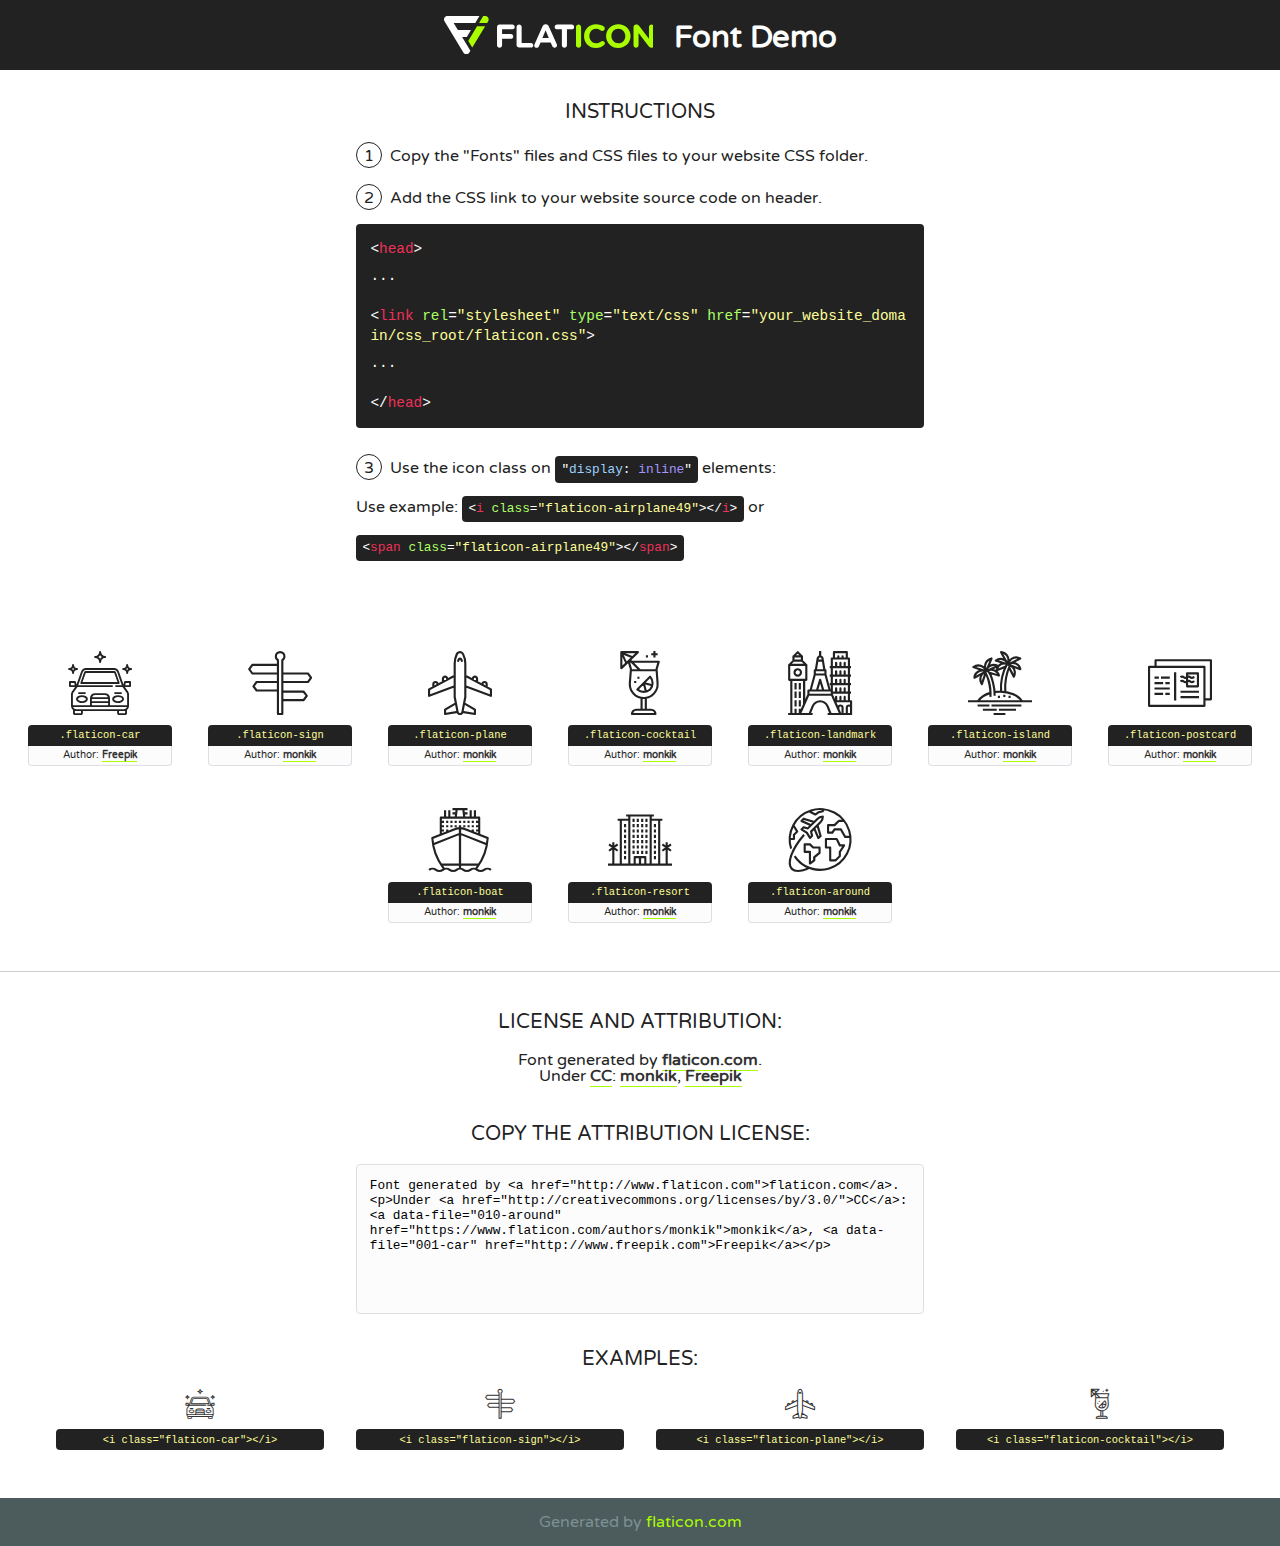
<file: fonts/flaticon/font/flaticon.html>
<!DOCTYPE html>
<!--
  Flaticon icon font: Flaticon
  Creation date: 19/02/2018 02:22
-->
<html>
<!DOCTYPE html>
<html>

<head>
    <title>Flaticon WebFont</title>
    <link href="http://fonts.googleapis.com/css?family=Varela+Round" rel="stylesheet" type="text/css" />
    <link rel="stylesheet" type="text/css" href="flaticon.css">
    <meta charset="UTF-8">
    <style>
    html, body, div, span, applet, object, iframe,
    h1, h2, h3, h4, h5, h6, p, blockquote, pre,
    a, abbr, acronym, address, big, cite, code,
    del, dfn, em, img, ins, kbd, q, s, samp,
    small, strike, strong, sub, sup, tt, var,
    b, u, i, center,
    dl, dt, dd, ol, ul, li,
    fieldset, form, label, legend,
    table, caption, tbody, tfoot, thead, tr, th, td,
    article, aside, canvas, details, embed, 
    figure, figcaption, footer, header, hgroup, 
    menu, nav, output, ruby, section, summary,
    time, mark, audio, video {
        margin: 0;
        padding: 0;
        border: 0;
        font-size: 100%;
        font: inherit;
        vertical-align: baseline;
    }
    /* HTML5 display-role reset for older browsers */
    article, aside, details, figcaption, figure, 
    footer, header, hgroup, menu, nav, section {
        display: block;
    }
    body {
        line-height: 1;
    }
    ol, ul {
        list-style: none;
    }
    blockquote, q {
        quotes: none;
    }
    blockquote:before, blockquote:after,
    q:before, q:after {
        content: '';
        content: none;
    }
    table {
        border-collapse: collapse;
        border-spacing: 0;
    }
    body {
        font-family: 'Varela Round', Helvetica, Arial, sans-serif;
        font-size: 16px;
        color: #222;
    }
    a {
        color: #333;
        border-bottom: 1px solid #a9fd00;
        font-weight: bold;
        text-decoration: none;
    }
    * {
        -moz-box-sizing: border-box;
        -webkit-box-sizing: border-box;
        box-sizing: border-box;
        margin: 0;
        padding: 0;
    }
    [class^="flaticon-"]:before, [class*=" flaticon-"]:before, [class^="flaticon-"]:after, [class*=" flaticon-"]:after {
        font-family: Flaticon;
        font-size: 30px;
        font-style: normal;
        margin-left: 20px;
        color: #333;
    }
    .wrapper {
        max-width: 600px;
        margin: auto;
        padding: 0 1em;
    }
    .title {
        font-size: 1.25em;
        text-align: center;
        margin-bottom: 1em;
        text-transform: uppercase;
    }
    header {
        text-align: center;
        background-color: #222;
        color: #fff;
        padding: 1em;
    }
    header .logo {
        width: 210px;
        height: 38px;
        display: inline-block;
        vertical-align: middle;
        margin-right: 1em;
        border: none;
    }
    header strong {
        font-size: 1.95em;
        font-weight: bold;
        vertical-align: middle;
        margin-top: 5px;
        display: inline-block;
    }
    .demo {
        margin: 2em auto;
        line-height: 1.25em;
    }
    .demo ul li {
        margin-bottom: 1em;
    }
    .demo ul li .num {
        color: #222;
        border-radius: 20px;
        display: inline-block;
        width: 26px;
        padding: 3px;
        height: 26px;
        text-align: center;
        margin-right: 0.5em;
        border: 1px solid #222;
    }
    .demo ul li code {
        background-color: #222;
        border-radius: 4px;
        padding: 0.25em 0.5em;
        display: inline-block;
        color: #fff;
        font-family: Consolas,Monaco,Lucida Console,Liberation Mono,DejaVu Sans Mono,Bitstream Vera Sans Mono,Courier New, monospace;
        font-weight: lighter;
        margin-top: 1em;
        font-size: 0.8em;
        word-break: break-all;
    }
    .demo ul li code.big {
        padding: 1em;
        font-size: 0.9em;
    }
    .demo ul li code .red {
        color: #EF3159;
    }
    .demo ul li code .green {
        color: #ACFF65;
    }
    .demo ul li code .yellow {
        color: #FFFF99;
    }
    .demo ul li code .blue {
        color: #99D3FF;
    }
    .demo ul li code .purple {
        color: #A295FF;
    }
    .demo ul li code .dots {
        margin-top: 0.5em;
        display: block;
    }
    #glyphs {
        border-bottom: 1px solid #ccc;
        padding: 2em 0;
        text-align: center;
    }
    .glyph {
        display: inline-block;
        width: 9em;
        margin: 1em;
        text-align: center;
        vertical-align: top;
        background: #FFF;
    }
    .glyph .glyph-icon {
        padding: 10px;
        display: block;
        font-family:"Flaticon";
        font-size: 64px;
        line-height: 1;
    }
    .glyph .glyph-icon:before {
        font-size: 64px;
        color: #222;
        margin-left: 0;
    }
    .class-name {
        font-size: 0.65em;
        background-color: #222;
        color: #fff;
        border-radius: 4px 4px 0 0;
        padding: 0.5em;
        color: #FFFF99;
        font-family: Consolas,Monaco,Lucida Console,Liberation Mono,DejaVu Sans Mono,Bitstream Vera Sans Mono,Courier New, monospace;
    }
    .author-name {
        font-size: 0.6em;
        background-color: #fcfcfd;
        border: 1px solid #DEDEE4;
        border-top: 0;
        border-radius: 0 0 4px 4px;
        padding: 0.5em;
    }
    .class-name:last-child {
        font-size: 10px;
        color:#888;
    }
    .class-name:last-child a {
        font-size: 10px;
        color:#555;
    }
    .class-name:last-child a:hover {
        color:#a9fd00;
    }
    .glyph > input {
        display: block;
        width: 100px;
        margin: 5px auto;
        text-align: center;
        font-size: 12px;
        cursor: text;
    }
    .glyph > input.icon-input {
        font-family:"Flaticon";
        font-size: 16px;
        margin-bottom: 10px;
    }
    .attribution .title {
        margin-top: 2em;
    }
    .attribution textarea {
        background-color: #fcfcfd;
        padding: 1em;
        border: none;
        box-shadow: none;
        border: 1px solid #DEDEE4;
        border-radius: 4px;
        resize: none;
        width: 100%;
        height: 150px;
        font-size: 0.8em;
        font-family: Consolas,Monaco,Lucida Console,Liberation Mono,DejaVu Sans Mono,Bitstream Vera Sans Mono,Courier New, monospace;
        -webkit-appearance: none;
    }
    .iconsuse {
        margin: 2em auto;
        text-align: center;
        max-width: 1200px;
    }
    .iconsuse:after {
        content: '';
        display: table;
        clear: both;
    }
    .iconsuse .image {
        float: left;
        width: 25%;
        padding: 0 1em;
    }
    .iconsuse .image p {
        margin-bottom: 1em;
    }
    .iconsuse .image span {
        display: block;
        font-size: 0.65em;
        background-color: #222;
        color: #fff;
        border-radius: 4px;
        padding: 0.5em;
        color: #FFFF99;
        margin-top: 1em;
        font-family: Consolas,Monaco,Lucida Console,Liberation Mono,DejaVu Sans Mono,Bitstream Vera Sans Mono,Courier New, monospace;
    }
    #footer {
        text-align: center;
        background-color: #4C5B5C;
        color: #7c9192;
        padding: 1em;
    }
    #footer a {
        border: none;
        color: #a9fd00;
        font-weight: normal;
    }
    @media (max-width: 960px) {
        .iconsuse .image {
            width: 50%;
        }
    }
    @media (max-width: 560px) {
        .iconsuse .image {
            width: 100%;
        }
    }
    </style>
</head>

<body class="characters-off">

    <header>
        <a href="http://www.flaticon.com" target="_blank" class="logo">
            <svg version="1.1" xmlns="http://www.w3.org/2000/svg" xmlns:xlink="http://www.w3.org/1999/xlink" xmlns:a="http://ns.adobe.com/AdobeSVGViewerExtensions/3.0/" viewBox="0 0 560.875 102.036" enable-background="new 0 0 560.875 102.036" xml:space="preserve">
                <defs>
                </defs>
                <g>
                    <g class="letters">
                        <path fill="#ffffff" d="M141.596,29.675c0-3.777,2.985-6.767,6.764-6.767h34.438c3.426,0,6.15,2.728,6.15,6.15
                        c0,3.43-2.724,6.149-6.15,6.149h-27.674v13.091h23.719c3.429,0,6.151,2.724,6.151,6.15c0,3.43-2.723,6.149-6.151,6.149h-23.719
                        v17.574c0,3.773-2.986,6.761-6.764,6.761c-3.779,0-6.764-2.989-6.764-6.761V29.675z"></path>
                        <path fill="#ffffff" d="M193.844,29.149c0-3.781,2.985-6.767,6.764-6.767c3.776,0,6.763,2.985,6.763,6.767v42.957h25.039
                        c3.426,0,6.149,2.726,6.149,6.153c0,3.425-2.723,6.15-6.149,6.15h-31.802c-3.779,0-6.764-2.986-6.764-6.768V29.149z"></path>
                        <path fill="#ffffff" d="M241.891,75.71l21.438-48.407c1.492-3.341,4.215-5.357,7.906-5.357h0.792
                        c3.686,0,6.323,2.017,7.815,5.357l21.439,48.407c0.436,0.967,0.701,1.845,0.701,2.723c0,3.602-2.809,6.501-6.414,6.501
                        c-3.161,0-5.269-1.845-6.499-4.655l-4.132-9.661h-27.059l-4.301,10.102c-1.144,2.631-3.426,4.214-6.237,4.214
                        c-3.517,0-6.24-2.81-6.24-6.325C241.1,77.64,241.451,76.677,241.891,75.71z M279.932,58.666l-8.521-20.297l-8.526,20.297H279.932
                        z"></path>
                        <path fill="#ffffff" d="M314.864,35.387H301.86c-3.429,0-6.239-2.813-6.239-6.238c0-3.429,2.811-6.24,6.239-6.24h39.533
                        c3.426,0,6.237,2.811,6.237,6.24c0,3.425-2.811,6.238-6.237,6.238h-13.001v42.785c0,3.773-2.99,6.761-6.764,6.761
                        c-3.779,0-6.764-2.989-6.764-6.761V35.387z"></path>
                        <path fill="#A9FD00" d="M352.615,29.149c0-3.781,2.985-6.767,6.767-6.767c3.774,0,6.761,2.985,6.761,6.767v49.024
                        c0,3.773-2.987,6.761-6.761,6.761c-3.781,0-6.767-2.989-6.767-6.761V29.149z"></path>
                        <path fill="#A9FD00" d="M374.132,53.836v-0.179c0-17.481,13.178-31.801,32.065-31.801c9.22,0,15.459,2.458,20.557,6.238
                        c1.402,1.054,2.637,2.985,2.637,5.357c0,3.692-2.985,6.59-6.681,6.59c-1.845,0-3.071-0.702-4.044-1.319
                        c-3.776-2.813-7.729-4.393-12.562-4.393c-10.364,0-17.831,8.611-17.831,19.154v0.173c0,10.542,7.291,19.329,17.831,19.329
                        c5.715,0,9.492-1.756,13.359-4.834c1.049-0.874,2.458-1.491,4.039-1.491c3.429,0,6.325,2.813,6.325,6.236
                        c0,2.106-1.056,3.78-2.282,4.834c-5.539,4.834-12.036,7.733-21.878,7.733C387.572,85.464,374.132,71.493,374.132,53.836z"></path>
                        <path fill="#A9FD00" d="M433.009,53.836v-0.179c0-17.481,13.79-31.801,32.766-31.801c18.981,0,32.592,14.143,32.592,31.628v0.173
                        c0,17.483-13.785,31.807-32.769,31.807C446.625,85.464,433.009,71.32,433.009,53.836z M484.224,53.836v-0.179
                        c0-10.539-7.725-19.326-18.626-19.326c-10.893,0-18.449,8.611-18.449,19.154v0.173c0,10.542,7.73,19.329,18.626,19.329
                        C476.676,72.986,484.224,64.378,484.224,53.836z"></path>
                        <path fill="#A9FD00" d="M506.233,29.321c0-3.774,2.99-6.763,6.767-6.763h1.401c3.252,0,5.183,1.583,7.029,3.953l26.093,34.265
                        V29.059c0-3.692,2.99-6.677,6.681-6.677c3.683,0,6.671,2.985,6.671,6.677v48.934c0,3.78-2.987,6.765-6.764,6.765h-0.436
                        c-3.257,0-5.188-1.581-7.034-3.953l-27.056-35.492v32.944c0,3.687-2.985,6.676-6.678,6.676c-3.683,0-6.673-2.989-6.673-6.676
                        V29.321z"></path>
                    </g>
                    <g class="insignia">
                        <path fill="#ffffff" d="M48.372,56.137h12.517l11.156-18.537H37.186L25.688,18.539h57.825L94.668,0H9.271
                        C5.925,0,2.842,1.801,1.198,4.716c-1.644,2.907-1.593,6.482,0.134,9.343l50.38,83.501c1.678,2.781,4.689,4.476,7.938,4.476
                        c3.246,0,6.257-1.695,7.935-4.476l2.898-4.804L48.372,56.137z"></path>
                        <g class="i">
                            <path fill="#A9FD00" d="M93.575,18.539h0.031v0.004l21.652,0.004l2.705-4.488c1.727-2.861,1.778-6.436,0.133-9.343
                            C116.454,1.801,113.371,0,110.026,0h-5.294L93.575,18.539z"></path>
                            <polygon fill="#A9FD00" points="88.291,27.356 64.725,66.486 75.519,84.404 109.942,27.356"></polygon>
                        </g>
                    </g>
                </g>
            </svg>
        </a>
        <strong>Font Demo</strong>
    </header>


    <section class="demo wrapper">

        <p class="title">Instructions</p>

        <ul>
            <li>
                <span class="num">1</span>Copy the "Fonts" files and CSS files to your website CSS folder.
            </li>
            <li>
                <span class="num">2</span>Add the CSS link to your website source code on header.
                <code class="big">
                    &lt;<span class="red">head</span>&gt;
                    <br/><span class="dots">...</span>
                    <br/>&lt;<span class="red">link</span> <span class="green">rel</span>=<span class="yellow">"stylesheet"</span> <span class="green">type</span>=<span class="yellow">"text/css"</span> <span class="green">href</span>=<span class="yellow">"your_website_domain/css_root/flaticon.css"</span>&gt;
                    <br/><span class="dots">...</span>
                    <br/>&lt;/<span class="red">head</span>&gt;
                </code>
            </li>

            <li>
                <p>
                    <span class="num">3</span>Use the icon class on <code>"<span class="blue">display</span>:<span class="purple"> inline</span>"</code> elements:
                    <br />
                    Use example: <code>&lt;<span class="red">i</span> <span class="green">class</span>=<span class="yellow">&quot;flaticon-airplane49&quot;</span>&gt;&lt;/<span class="red">i</span>&gt;</code> or <code>&lt;<span class="red">span</span> <span class="green">class</span>=<span class="yellow">&quot;flaticon-airplane49&quot;</span>&gt;&lt;/<span class="red">span</span>&gt;</code>
            </li>
        </ul>

    </section>




   <section id="glyphs">          
    
      
        <div class="glyph"><div class="glyph-icon flaticon-car"></div>
            <div class="class-name">.flaticon-car</div>
            <div class="author-name">Author: <a data-file="001-car" href="http://www.freepik.com">Freepik</a> </div> 
        </div>        
        
        <div class="glyph"><div class="glyph-icon flaticon-sign"></div>
            <div class="class-name">.flaticon-sign</div>
            <div class="author-name">Author: <a data-file="002-sign" href="https://www.flaticon.com/authors/monkik">monkik</a> </div> 
        </div>        
        
        <div class="glyph"><div class="glyph-icon flaticon-plane"></div>
            <div class="class-name">.flaticon-plane</div>
            <div class="author-name">Author: <a data-file="003-plane" href="https://www.flaticon.com/authors/monkik">monkik</a> </div> 
        </div>        
        
        <div class="glyph"><div class="glyph-icon flaticon-cocktail"></div>
            <div class="class-name">.flaticon-cocktail</div>
            <div class="author-name">Author: <a data-file="004-cocktail" href="https://www.flaticon.com/authors/monkik">monkik</a> </div> 
        </div>        
        
        <div class="glyph"><div class="glyph-icon flaticon-landmark"></div>
            <div class="class-name">.flaticon-landmark</div>
            <div class="author-name">Author: <a data-file="005-landmark" href="https://www.flaticon.com/authors/monkik">monkik</a> </div> 
        </div>        
        
        <div class="glyph"><div class="glyph-icon flaticon-island"></div>
            <div class="class-name">.flaticon-island</div>
            <div class="author-name">Author: <a data-file="006-island" href="https://www.flaticon.com/authors/monkik">monkik</a> </div> 
        </div>        
        
        <div class="glyph"><div class="glyph-icon flaticon-postcard"></div>
            <div class="class-name">.flaticon-postcard</div>
            <div class="author-name">Author: <a data-file="007-postcard" href="https://www.flaticon.com/authors/monkik">monkik</a> </div> 
        </div>        
        
        <div class="glyph"><div class="glyph-icon flaticon-boat"></div>
            <div class="class-name">.flaticon-boat</div>
            <div class="author-name">Author: <a data-file="008-boat" href="https://www.flaticon.com/authors/monkik">monkik</a> </div> 
        </div>        
        
        <div class="glyph"><div class="glyph-icon flaticon-resort"></div>
            <div class="class-name">.flaticon-resort</div>
            <div class="author-name">Author: <a data-file="009-resort" href="https://www.flaticon.com/authors/monkik">monkik</a> </div> 
        </div>        
        
        <div class="glyph"><div class="glyph-icon flaticon-around"></div>
            <div class="class-name">.flaticon-around</div>
            <div class="author-name">Author: <a data-file="010-around" href="https://www.flaticon.com/authors/monkik">monkik</a> </div> 
        </div>        
        

    </section>



    <section class="attribution wrapper"   style="text-align:center;">

      <div class="title">License and attribution:</div><div class="attrDiv">Font generated by <a href="http://www.flaticon.com">flaticon.com</a>. <div><p>Under <a href="http://creativecommons.org/licenses/by/3.0/">CC</a>: <a data-file="010-around" href="https://www.flaticon.com/authors/monkik">monkik</a>, <a data-file="001-car" href="http://www.freepik.com">Freepik</a></p>  </div>
      </div>
      <div class="title">Copy the Attribution License:</div>

    <textarea onclick="this.focus();this.select();">Font generated by &lt;a href=&quot;http://www.flaticon.com&quot;&gt;flaticon.com&lt;/a&gt;. <p>Under <a href="http://creativecommons.org/licenses/by/3.0/">CC</a>: <a data-file="010-around" href="https://www.flaticon.com/authors/monkik">monkik</a>, <a data-file="001-car" href="http://www.freepik.com">Freepik</a></p>  
     </textarea>

    </section>

    <section class="iconsuse">

          <div class="title">Examples:</div>            
             
            <div class="image">
                <p>
                    <i class="glyph-icon flaticon-car"></i> 
                    <span>&lt;i class=&quot;flaticon-car&quot;&gt;&lt;/i&gt;</span>
                </p>
            </div>
            
            <div class="image">
                <p>
                    <i class="glyph-icon flaticon-sign"></i> 
                    <span>&lt;i class=&quot;flaticon-sign&quot;&gt;&lt;/i&gt;</span>
                </p>
            </div>
            
            <div class="image">
                <p>
                    <i class="glyph-icon flaticon-plane"></i> 
                    <span>&lt;i class=&quot;flaticon-plane&quot;&gt;&lt;/i&gt;</span>
                </p>
            </div>
            
            <div class="image">
                <p>
                    <i class="glyph-icon flaticon-cocktail"></i> 
                    <span>&lt;i class=&quot;flaticon-cocktail&quot;&gt;&lt;/i&gt;</span>
                </p>
            </div>
                       
        </div>
                            
    </section>

<div id="footer">
    <div>Generated by <a href="http://www.flaticon.com">flaticon.com</a>
    </div>
</div>



</body>
</html>
</file>
<file: css/icomoon.css>
@font-face {
  font-family: 'icomoon';
  src:  url('fonts/icomoon.eot?tmere9');
  src:  url('fonts/icomoon.eot?tmere9#iefix') format('embedded-opentype'),
    url('fonts/icomoon.ttf?tmere9') format('truetype'),
    url('fonts/icomoon.woff?tmere9') format('woff'),
    url('fonts/icomoon.svg?tmere9#icomoon') format('svg');
  font-weight: normal;
  font-style: normal;
}

[class^="icon-"], [class*=" icon-"] {
  /* use !important to prevent issues with browser extensions that change fonts */
  font-family: 'icomoon' !important;
  speak: none;
  font-style: normal;
  font-weight: normal;
  font-variant: normal;
  text-transform: none;
  line-height: 1;

  /* Better Font Rendering =========== */
  -webkit-font-smoothing: antialiased;
  -moz-osx-font-smoothing: grayscale;
}

.icon-activity:before {
  content: "\e900";
}
.icon-airplay:before {
  content: "\e901";
}
.icon-alert-circle:before {
  content: "\e902";
}
.icon-alert-octagon:before {
  content: "\e903";
}
.icon-alert-triangle:before {
  content: "\e904";
}
.icon-align-center:before {
  content: "\e905";
}
.icon-align-justify:before {
  content: "\e906";
}
.icon-align-left:before {
  content: "\e907";
}
.icon-align-right:before {
  content: "\e908";
}
.icon-anchor:before {
  content: "\e909";
}
.icon-aperture:before {
  content: "\e90a";
}
.icon-arrow-down3:before {
  content: "\e90b";
}
.icon-arrow-down-circle:before {
  content: "\e90c";
}
.icon-arrow-down-left3:before {
  content: "\e90d";
}
.icon-arrow-down-right3:before {
  content: "\e90e";
}
.icon-arrow-left3:before {
  content: "\e90f";
}
.icon-arrow-left-circle:before {
  content: "\e910";
}
.icon-arrow-right3:before {
  content: "\e911";
}
.icon-arrow-right-circle:before {
  content: "\e912";
}
.icon-arrow-up3:before {
  content: "\e913";
}
.icon-arrow-up-circle:before {
  content: "\e914";
}
.icon-arrow-up-left3:before {
  content: "\e915";
}
.icon-arrow-up-right3:before {
  content: "\e916";
}
.icon-at-sign:before {
  content: "\e917";
}
.icon-award:before {
  content: "\e918";
}
.icon-bar-chart:before {
  content: "\e919";
}
.icon-bar-chart-2:before {
  content: "\e91a";
}
.icon-battery:before {
  content: "\e91b";
}
.icon-battery-charging:before {
  content: "\e91c";
}
.icon-bell2:before {
  content: "\e91d";
}
.icon-bell-off:before {
  content: "\e91e";
}
.icon-bluetooth:before {
  content: "\e91f";
}
.icon-bold2:before {
  content: "\e920";
}
.icon-book2:before {
  content: "\e921";
}
.icon-book-open:before {
  content: "\e922";
}
.icon-bookmark2:before {
  content: "\e923";
}
.icon-box:before {
  content: "\e924";
}
.icon-briefcase2:before {
  content: "\e925";
}
.icon-calendar2:before {
  content: "\e926";
}
.icon-camera2:before {
  content: "\e927";
}
.icon-camera-off:before {
  content: "\e928";
}
.icon-cast:before {
  content: "\e929";
}
.icon-check:before {
  content: "\e92a";
}
.icon-check-circle:before {
  content: "\e92b";
}
.icon-check-square:before {
  content: "\e92c";
}
.icon-chevron-down:before {
  content: "\e92d";
}
.icon-chevron-left:before {
  content: "\e92e";
}
.icon-chevron-right:before {
  content: "\e92f";
}
.icon-chevron-up:before {
  content: "\e930";
}
.icon-chevrons-down:before {
  content: "\e931";
}
.icon-chevrons-left:before {
  content: "\e932";
}
.icon-chevrons-right:before {
  content: "\e933";
}
.icon-chevrons-up:before {
  content: "\e934";
}
.icon-chrome2:before {
  content: "\e935";
}
.icon-circle:before {
  content: "\e936";
}
.icon-clipboard2:before {
  content: "\e937";
}
.icon-clock3:before {
  content: "\e938";
}
.icon-cloud2:before {
  content: "\e939";
}
.icon-cloud-drizzle:before {
  content: "\e93a";
}
.icon-cloud-lightning:before {
  content: "\e93b";
}
.icon-cloud-off:before {
  content: "\e93c";
}
.icon-cloud-rain:before {
  content: "\e93d";
}
.icon-cloud-snow:before {
  content: "\e93e";
}
.icon-code:before {
  content: "\e93f";
}
.icon-codepen2:before {
  content: "\e940";
}
.icon-command2:before {
  content: "\e941";
}
.icon-compass3:before {
  content: "\e942";
}
.icon-copy2:before {
  content: "\e943";
}
.icon-corner-down-left:before {
  content: "\e944";
}
.icon-corner-down-right:before {
  content: "\e945";
}
.icon-corner-left-down:before {
  content: "\e946";
}
.icon-corner-left-up:before {
  content: "\e947";
}
.icon-corner-right-down:before {
  content: "\e948";
}
.icon-corner-right-up:before {
  content: "\e949";
}
.icon-corner-up-left:before {
  content: "\e94a";
}
.icon-corner-up-right:before {
  content: "\e94b";
}
.icon-cpu:before {
  content: "\e94c";
}
.icon-credit-card2:before {
  content: "\e94d";
}
.icon-crop2:before {
  content: "\e94e";
}
.icon-crosshair:before {
  content: "\e94f";
}
.icon-database2:before {
  content: "\e950";
}
.icon-delete:before {
  content: "\e951";
}
.icon-disc:before {
  content: "\e952";
}
.icon-dollar-sign:before {
  content: "\e953";
}
.icon-download4:before {
  content: "\e954";
}
.icon-download-cloud:before {
  content: "\e955";
}
.icon-droplet2:before {
  content: "\e956";
}
.icon-edit:before {
  content: "\e957";
}
.icon-edit-2:before {
  content: "\e958";
}
.icon-edit-3:before {
  content: "\e959";
}
.icon-external-link:before {
  content: "\e95a";
}
.icon-eye2:before {
  content: "\e95b";
}
.icon-eye-off:before {
  content: "\e95c";
}
.icon-facebook3:before {
  content: "\e95d";
}
.icon-fast-forward:before {
  content: "\e95e";
}
.icon-feather:before {
  content: "\e95f";
}
.icon-file:before {
  content: "\e960";
}
.icon-file-minus:before {
  content: "\e961";
}
.icon-file-plus:before {
  content: "\e962";
}
.icon-file-text3:before {
  content: "\e963";
}
.icon-film2:before {
  content: "\e964";
}
.icon-filter2:before {
  content: "\e965";
}
.icon-flag2:before {
  content: "\e966";
}
.icon-folder2:before {
  content: "\e967";
}
.icon-folder-minus2:before {
  content: "\e968";
}
.icon-folder-plus2:before {
  content: "\e969";
}
.icon-git-branch:before {
  content: "\e96a";
}
.icon-git-commit:before {
  content: "\e96b";
}
.icon-git-merge:before {
  content: "\e96c";
}
.icon-git-pull-request:before {
  content: "\e96d";
}
.icon-github2:before {
  content: "\e96e";
}
.icon-gitlab:before {
  content: "\e96f";
}
.icon-globe:before {
  content: "\e970";
}
.icon-grid:before {
  content: "\e971";
}
.icon-hard-drive:before {
  content: "\e972";
}
.icon-hash:before {
  content: "\e973";
}
.icon-headphones2:before {
  content: "\e974";
}
.icon-heart2:before {
  content: "\e975";
}
.icon-help-circle:before {
  content: "\e976";
}
.icon-home4:before {
  content: "\e977";
}
.icon-image2:before {
  content: "\e978";
}
.icon-inbox:before {
  content: "\e979";
}
.icon-info2:before {
  content: "\e97a";
}
.icon-instagram2:before {
  content: "\e97b";
}
.icon-italic2:before {
  content: "\e97c";
}
.icon-layers:before {
  content: "\e97d";
}
.icon-layout:before {
  content: "\e97e";
}
.icon-life-buoy:before {
  content: "\e97f";
}
.icon-link2:before {
  content: "\e980";
}
.icon-link-2:before {
  content: "\e981";
}
.icon-linkedin3:before {
  content: "\e982";
}
.icon-list3:before {
  content: "\e983";
}
.icon-loader:before {
  content: "\e984";
}
.icon-lock2:before {
  content: "\e985";
}
.icon-log-in:before {
  content: "\e986";
}
.icon-log-out:before {
  content: "\e987";
}
.icon-mail5:before {
  content: "\e988";
}
.icon-map3:before {
  content: "\e989";
}
.icon-map-pin:before {
  content: "\e98a";
}
.icon-maximize:before {
  content: "\e98b";
}
.icon-maximize-2:before {
  content: "\e98c";
}
.icon-menu5:before {
  content: "\e98d";
}
.icon-message-circle:before {
  content: "\e98e";
}
.icon-message-square:before {
  content: "\e98f";
}
.icon-mic2:before {
  content: "\e990";
}
.icon-mic-off:before {
  content: "\e991";
}
.icon-minimize:before {
  content: "\e992";
}
.icon-minimize-2:before {
  content: "\e993";
}
.icon-minus2:before {
  content: "\e994";
}
.icon-minus-circle:before {
  content: "\e995";
}
.icon-minus-square:before {
  content: "\e996";
}
.icon-monitor:before {
  content: "\e997";
}
.icon-moon:before {
  content: "\e998";
}
.icon-more-horizontal:before {
  content: "\e999";
}
.icon-more-vertical:before {
  content: "\e99a";
}
.icon-move:before {
  content: "\e99b";
}
.icon-music2:before {
  content: "\e99c";
}
.icon-navigation:before {
  content: "\e99d";
}
.icon-navigation-2:before {
  content: "\e99e";
}
.icon-octagon:before {
  content: "\e99f";
}
.icon-package:before {
  content: "\e9a0";
}
.icon-paperclip:before {
  content: "\e9a1";
}
.icon-pause3:before {
  content: "\e9a2";
}
.icon-pause-circle:before {
  content: "\e9a3";
}
.icon-percent:before {
  content: "\e9a4";
}
.icon-phone2:before {
  content: "\e9a5";
}
.icon-phone-call:before {
  content: "\e9a6";
}
.icon-phone-forwarded:before {
  content: "\e9a7";
}
.icon-phone-incoming:before {
  content: "\e9a8";
}
.icon-phone-missed:before {
  content: "\e9a9";
}
.icon-phone-off:before {
  content: "\e9aa";
}
.icon-phone-outgoing:before {
  content: "\e9ab";
}
.icon-pie-chart2:before {
  content: "\e9ac";
}
.icon-play4:before {
  content: "\e9ad";
}
.icon-play-circle:before {
  content: "\e9ae";
}
.icon-plus2:before {
  content: "\e9af";
}
.icon-plus-circle:before {
  content: "\e9b0";
}
.icon-plus-square:before {
  content: "\e9b1";
}
.icon-pocket:before {
  content: "\e9b2";
}
.icon-power2:before {
  content: "\e9b3";
}
.icon-printer2:before {
  content: "\e9b4";
}
.icon-radio:before {
  content: "\e9b5";
}
.icon-refresh-ccw:before {
  content: "\e9b6";
}
.icon-refresh-cw:before {
  content: "\e9b7";
}
.icon-repeat:before {
  content: "\e9b8";
}
.icon-rewind:before {
  content: "\e9b9";
}
.icon-rotate-ccw:before {
  content: "\e9ba";
}
.icon-rotate-cw:before {
  content: "\e9bb";
}
.icon-rss3:before {
  content: "\e9bc";
}
.icon-save:before {
  content: "\e9bd";
}
.icon-scissors2:before {
  content: "\e9be";
}
.icon-search2:before {
  content: "\e9bf";
}
.icon-send:before {
  content: "\e9c0";
}
.icon-server:before {
  content: "\e9c1";
}
.icon-settings:before {
  content: "\e9c2";
}
.icon-share3:before {
  content: "\e9c3";
}
.icon-share-2:before {
  content: "\e9c4";
}
.icon-shield2:before {
  content: "\e9c5";
}
.icon-shield-off:before {
  content: "\e9c6";
}
.icon-shopping-bag:before {
  content: "\e9c7";
}
.icon-shopping-cart:before {
  content: "\e9c8";
}
.icon-shuffle2:before {
  content: "\e9c9";
}
.icon-sidebar:before {
  content: "\e9ca";
}
.icon-skip-back:before {
  content: "\e9cb";
}
.icon-skip-forward:before {
  content: "\e9cc";
}
.icon-slack:before {
  content: "\e9cd";
}
.icon-slash:before {
  content: "\e9ce";
}
.icon-sliders:before {
  content: "\e9cf";
}
.icon-smartphone:before {
  content: "\e9d0";
}
.icon-speaker:before {
  content: "\e9d1";
}
.icon-square:before {
  content: "\e9d2";
}
.icon-star:before {
  content: "\e9d3";
}
.icon-stop-circle:before {
  content: "\e9d4";
}
.icon-sun2:before {
  content: "\e9d5";
}
.icon-sunrise:before {
  content: "\e9d6";
}
.icon-sunset:before {
  content: "\e9d7";
}
.icon-tablet2:before {
  content: "\e9d8";
}
.icon-tag:before {
  content: "\e9d9";
}
.icon-target2:before {
  content: "\e9da";
}
.icon-terminal2:before {
  content: "\e9db";
}
.icon-thermometer:before {
  content: "\e9dc";
}
.icon-thumbs-down:before {
  content: "\e9dd";
}
.icon-thumbs-up:before {
  content: "\e9de";
}
.icon-toggle-left:before {
  content: "\e9df";
}
.icon-toggle-right:before {
  content: "\e9e0";
}
.icon-trash:before {
  content: "\e9e1";
}
.icon-trash-2:before {
  content: "\e9e2";
}
.icon-trending-down:before {
  content: "\e9e3";
}
.icon-trending-up:before {
  content: "\e9e4";
}
.icon-triangle:before {
  content: "\e9e5";
}
.icon-truck2:before {
  content: "\e9e6";
}
.icon-tv2:before {
  content: "\e9e7";
}
.icon-twitter2:before {
  content: "\e9e8";
}
.icon-type:before {
  content: "\e9e9";
}
.icon-umbrella:before {
  content: "\e9ea";
}
.icon-underline2:before {
  content: "\e9eb";
}
.icon-unlock:before {
  content: "\e9ec";
}
.icon-upload4:before {
  content: "\e9ed";
}
.icon-upload-cloud:before {
  content: "\e9ee";
}
.icon-user2:before {
  content: "\e9ef";
}
.icon-user-check2:before {
  content: "\e9f0";
}
.icon-user-minus2:before {
  content: "\e9f1";
}
.icon-user-plus2:before {
  content: "\e9f2";
}
.icon-user-x:before {
  content: "\e9f3";
}
.icon-users2:before {
  content: "\e9f4";
}
.icon-video:before {
  content: "\e9f5";
}
.icon-video-off:before {
  content: "\e9f6";
}
.icon-voicemail:before {
  content: "\e9f7";
}
.icon-volume:before {
  content: "\e9f8";
}
.icon-volume-1:before {
  content: "\e9f9";
}
.icon-volume-2:before {
  content: "\e9fa";
}
.icon-volume-x:before {
  content: "\e9fb";
}
.icon-watch:before {
  content: "\e9fc";
}
.icon-wifi:before {
  content: "\e9fd";
}
.icon-wifi-off:before {
  content: "\e9fe";
}
.icon-wind:before {
  content: "\e9ff";
}
.icon-x:before {
  content: "\ea00";
}
.icon-x-circle:before {
  content: "\ea01";
}
.icon-x-square:before {
  content: "\ea02";
}
.icon-zap:before {
  content: "\ea03";
}
.icon-zap-off:before {
  content: "\ea04";
}
.icon-zoom-in2:before {
  content: "\ea05";
}
.icon-zoom-out2:before {
  content: "\ea06";
}
.icon-times:before {
  content: "\ea07";
}
.icon-tick:before {
  content: "\ea08";
}
.icon-plus3:before {
  content: "\ea09";
}
.icon-minus3:before {
  content: "\ea0a";
}
.icon-equals:before {
  content: "\ea0b";
}
.icon-divide:before {
  content: "\ea0c";
}
.icon-chevron-right2:before {
  content: "\ea0d";
}
.icon-chevron-left2:before {
  content: "\ea0e";
}
.icon-arrow-right-thick:before {
  content: "\ea0f";
}
.icon-arrow-left-thick:before {
  content: "\ea10";
}
.icon-th-small:before {
  content: "\ea11";
}
.icon-th-menu:before {
  content: "\ea12";
}
.icon-th-list:before {
  content: "\ea13";
}
.icon-th-large:before {
  content: "\ea14";
}
.icon-home5:before {
  content: "\ea15";
}
.icon-arrow-forward:before {
  content: "\ea16";
}
.icon-arrow-back:before {
  content: "\ea17";
}
.icon-rss4:before {
  content: "\ea18";
}
.icon-location3:before {
  content: "\ea19";
}
.icon-link3:before {
  content: "\ea1a";
}
.icon-image3:before {
  content: "\ea1b";
}
.icon-arrow-up-thick:before {
  content: "\ea1c";
}
.icon-arrow-down-thick:before {
  content: "\ea1d";
}
.icon-starburst:before {
  content: "\ea1e";
}
.icon-starburst-outline:before {
  content: "\ea1f";
}
.icon-star2:before {
  content: "\ea20";
}
.icon-flow-children:before {
  content: "\ea21";
}
.icon-export:before {
  content: "\ea22";
}
.icon-delete2:before {
  content: "\ea23";
}
.icon-delete-outline:before {
  content: "\ea24";
}
.icon-cloud-storage:before {
  content: "\ea25";
}
.icon-wi-fi:before {
  content: "\ea26";
}
.icon-heart3:before {
  content: "\ea27";
}
.icon-flash:before {
  content: "\ea28";
}
.icon-cancel:before {
  content: "\ea29";
}
.icon-backspace:before {
  content: "\ea2a";
}
.icon-attachment2:before {
  content: "\ea2b";
}
.icon-arrow-move:before {
  content: "\ea2c";
}
.icon-warning2:before {
  content: "\ea2d";
}
.icon-user3:before {
  content: "\ea2e";
}
.icon-radar:before {
  content: "\ea2f";
}
.icon-lock-open:before {
  content: "\ea30";
}
.icon-lock-closed:before {
  content: "\ea31";
}
.icon-location-arrow:before {
  content: "\ea32";
}
.icon-info3:before {
  content: "\ea33";
}
.icon-user-delete:before {
  content: "\ea34";
}
.icon-user-add:before {
  content: "\ea35";
}
.icon-media-pause:before {
  content: "\ea36";
}
.icon-group:before {
  content: "\ea37";
}
.icon-chart-pie:before {
  content: "\ea38";
}
.icon-chart-line:before {
  content: "\ea39";
}
.icon-chart-bar:before {
  content: "\ea3a";
}
.icon-chart-area:before {
  content: "\ea3b";
}
.icon-video2:before {
  content: "\ea3c";
}
.icon-point-of-interest:before {
  content: "\ea3d";
}
.icon-infinity:before {
  content: "\ea3e";
}
.icon-globe2:before {
  content: "\ea3f";
}
.icon-eye3:before {
  content: "\ea40";
}
.icon-cog2:before {
  content: "\ea41";
}
.icon-camera3:before {
  content: "\ea42";
}
.icon-upload5:before {
  content: "\ea43";
}
.icon-scissors3:before {
  content: "\ea44";
}
.icon-refresh:before {
  content: "\ea45";
}
.icon-pin:before {
  content: "\ea46";
}
.icon-key3:before {
  content: "\ea47";
}
.icon-info-large:before {
  content: "\ea48";
}
.icon-eject2:before {
  content: "\ea49";
}
.icon-download5:before {
  content: "\ea4a";
}
.icon-zoom:before {
  content: "\ea4b";
}
.icon-zoom-out3:before {
  content: "\ea4c";
}
.icon-zoom-in3:before {
  content: "\ea4d";
}
.icon-sort-numerically:before {
  content: "\ea4e";
}
.icon-sort-alphabetically:before {
  content: "\ea4f";
}
.icon-input-checked:before {
  content: "\ea50";
}
.icon-calender:before {
  content: "\ea51";
}
.icon-world:before {
  content: "\ea52";
}
.icon-notes:before {
  content: "\ea53";
}
.icon-code2:before {
  content: "\ea54";
}
.icon-arrow-sync:before {
  content: "\ea55";
}
.icon-arrow-shuffle:before {
  content: "\ea56";
}
.icon-arrow-repeat:before {
  content: "\ea57";
}
.icon-arrow-minimise:before {
  content: "\ea58";
}
.icon-arrow-maximise:before {
  content: "\ea59";
}
.icon-arrow-loop:before {
  content: "\ea5a";
}
.icon-anchor2:before {
  content: "\ea5b";
}
.icon-spanner:before {
  content: "\ea5c";
}
.icon-puzzle:before {
  content: "\ea5d";
}
.icon-power3:before {
  content: "\ea5e";
}
.icon-plane:before {
  content: "\ea5f";
}
.icon-pi:before {
  content: "\ea60";
}
.icon-phone3:before {
  content: "\ea61";
}
.icon-microphone:before {
  content: "\ea62";
}
.icon-media-rewind:before {
  content: "\ea63";
}
.icon-flag3:before {
  content: "\ea64";
}
.icon-adjust-brightness:before {
  content: "\ea65";
}
.icon-waves:before {
  content: "\ea66";
}
.icon-social-twitter:before {
  content: "\ea67";
}
.icon-social-facebook:before {
  content: "\ea68";
}
.icon-social-dribbble:before {
  content: "\ea69";
}
.icon-media-stop:before {
  content: "\ea6a";
}
.icon-media-record:before {
  content: "\ea6b";
}
.icon-media-play:before {
  content: "\ea6c";
}
.icon-media-fast-forward:before {
  content: "\ea6d";
}
.icon-media-eject:before {
  content: "\ea6e";
}
.icon-social-vimeo:before {
  content: "\ea6f";
}
.icon-social-tumbler:before {
  content: "\ea70";
}
.icon-social-skype:before {
  content: "\ea71";
}
.icon-social-pinterest:before {
  content: "\ea72";
}
.icon-social-linkedin:before {
  content: "\ea73";
}
.icon-social-last-fm:before {
  content: "\ea74";
}
.icon-social-github:before {
  content: "\ea75";
}
.icon-social-flickr:before {
  content: "\ea76";
}
.icon-at:before {
  content: "\ea77";
}
.icon-times-outline:before {
  content: "\ea78";
}
.icon-plus-outline:before {
  content: "\ea79";
}
.icon-minus-outline:before {
  content: "\ea7a";
}
.icon-tick-outline:before {
  content: "\ea7b";
}
.icon-th-large-outline:before {
  content: "\ea7c";
}
.icon-equals-outline:before {
  content: "\ea7d";
}
.icon-divide-outline:before {
  content: "\ea7e";
}
.icon-chevron-right-outline:before {
  content: "\ea7f";
}
.icon-chevron-left-outline:before {
  content: "\ea80";
}
.icon-arrow-right-outline:before {
  content: "\ea81";
}
.icon-arrow-left-outline:before {
  content: "\ea82";
}
.icon-th-small-outline:before {
  content: "\ea83";
}
.icon-th-menu-outline:before {
  content: "\ea84";
}
.icon-th-list-outline:before {
  content: "\ea85";
}
.icon-news:before {
  content: "\ea86";
}
.icon-home-outline:before {
  content: "\ea87";
}
.icon-arrow-up-outline:before {
  content: "\ea88";
}
.icon-arrow-forward-outline:before {
  content: "\ea89";
}
.icon-arrow-down-outline:before {
  content: "\ea8a";
}
.icon-arrow-back-outline:before {
  content: "\ea8b";
}
.icon-trash2:before {
  content: "\ea8c";
}
.icon-rss-outline:before {
  content: "\ea8d";
}
.icon-message:before {
  content: "\ea8e";
}
.icon-location-outline:before {
  content: "\ea8f";
}
.icon-link-outline:before {
  content: "\ea90";
}
.icon-image-outline:before {
  content: "\ea91";
}
.icon-export-outline:before {
  content: "\ea92";
}
.icon-cross2:before {
  content: "\ea93";
}
.icon-wi-fi-outline:before {
  content: "\ea94";
}
.icon-star-outline:before {
  content: "\ea95";
}
.icon-media-pause-outline:before {
  content: "\ea96";
}
.icon-mail6:before {
  content: "\ea97";
}
.icon-heart-outline:before {
  content: "\ea98";
}
.icon-flash-outline:before {
  content: "\ea99";
}
.icon-cancel-outline:before {
  content: "\ea9a";
}
.icon-beaker:before {
  content: "\ea9b";
}
.icon-arrow-move-outline:before {
  content: "\ea9c";
}
.icon-watch2:before {
  content: "\ea9d";
}
.icon-warning-outline:before {
  content: "\ea9e";
}
.icon-time:before {
  content: "\ea9f";
}
.icon-radar-outline:before {
  content: "\eaa0";
}
.icon-lock-open-outline:before {
  content: "\eaa1";
}
.icon-location-arrow-outline:before {
  content: "\eaa2";
}
.icon-info-outline:before {
  content: "\eaa3";
}
.icon-backspace-outline:before {
  content: "\eaa4";
}
.icon-attachment-outline:before {
  content: "\eaa5";
}
.icon-user-outline:before {
  content: "\eaa6";
}
.icon-user-delete-outline:before {
  content: "\eaa7";
}
.icon-user-add-outline:before {
  content: "\eaa8";
}
.icon-lock-closed-outline:before {
  content: "\eaa9";
}
.icon-group-outline:before {
  content: "\eaaa";
}
.icon-chart-pie-outline:before {
  content: "\eaab";
}
.icon-chart-line-outline:before {
  content: "\eaac";
}
.icon-chart-bar-outline:before {
  content: "\eaad";
}
.icon-chart-area-outline:before {
  content: "\eaae";
}
.icon-video-outline:before {
  content: "\eaaf";
}
.icon-point-of-interest-outline:before {
  content: "\eab0";
}
.icon-map4:before {
  content: "\eab1";
}
.icon-key-outline:before {
  content: "\eab2";
}
.icon-infinity-outline:before {
  content: "\eab3";
}
.icon-globe-outline:before {
  content: "\eab4";
}
.icon-eye-outline:before {
  content: "\eab5";
}
.icon-cog-outline:before {
  content: "\eab6";
}
.icon-camera-outline:before {
  content: "\eab7";
}
.icon-upload-outline:before {
  content: "\eab8";
}
.icon-support:before {
  content: "\eab9";
}
.icon-scissors-outline:before {
  content: "\eaba";
}
.icon-refresh-outline:before {
  content: "\eabb";
}
.icon-info-large-outline:before {
  content: "\eabc";
}
.icon-eject-outline:before {
  content: "\eabd";
}
.icon-download-outline:before {
  content: "\eabe";
}
.icon-battery-mid:before {
  content: "\eabf";
}
.icon-battery-low:before {
  content: "\eac0";
}
.icon-battery-high:before {
  content: "\eac1";
}
.icon-zoom-outline:before {
  content: "\eac2";
}
.icon-zoom-out-outline:before {
  content: "\eac3";
}
.icon-zoom-in-outline:before {
  content: "\eac4";
}
.icon-tag2:before {
  content: "\eac5";
}
.icon-tabs-outline:before {
  content: "\eac6";
}
.icon-pin-outline:before {
  content: "\eac7";
}
.icon-message-typing:before {
  content: "\eac8";
}
.icon-directions:before {
  content: "\eac9";
}
.icon-battery-full:before {
  content: "\eaca";
}
.icon-battery-charge:before {
  content: "\eacb";
}
.icon-pipette:before {
  content: "\eacc";
}
.icon-pencil3:before {
  content: "\eacd";
}
.icon-folder3:before {
  content: "\eace";
}
.icon-folder-delete:before {
  content: "\eacf";
}
.icon-folder-add:before {
  content: "\ead0";
}
.icon-edit2:before {
  content: "\ead1";
}
.icon-document:before {
  content: "\ead2";
}
.icon-document-delete:before {
  content: "\ead3";
}
.icon-document-add:before {
  content: "\ead4";
}
.icon-brush:before {
  content: "\ead5";
}
.icon-thumbs-up2:before {
  content: "\ead6";
}
.icon-thumbs-down2:before {
  content: "\ead7";
}
.icon-pen2:before {
  content: "\ead8";
}
.icon-sort-numerically-outline:before {
  content: "\ead9";
}
.icon-sort-alphabetically-outline:before {
  content: "\eada";
}
.icon-social-last-fm-circular:before {
  content: "\eadb";
}
.icon-social-github-circular:before {
  content: "\eadc";
}
.icon-compass4:before {
  content: "\eadd";
}
.icon-bookmark3:before {
  content: "\eade";
}
.icon-input-checked-outline:before {
  content: "\eadf";
}
.icon-code-outline:before {
  content: "\eae0";
}
.icon-calender-outline:before {
  content: "\eae1";
}
.icon-business-card:before {
  content: "\eae2";
}
.icon-arrow-up4:before {
  content: "\eae3";
}
.icon-arrow-sync-outline:before {
  content: "\eae4";
}
.icon-arrow-right4:before {
  content: "\eae5";
}
.icon-arrow-repeat-outline:before {
  content: "\eae6";
}
.icon-arrow-loop-outline:before {
  content: "\eae7";
}
.icon-arrow-left4:before {
  content: "\eae8";
}
.icon-flow-switch:before {
  content: "\eae9";
}
.icon-flow-parallel:before {
  content: "\eaea";
}
.icon-flow-merge:before {
  content: "\eaeb";
}
.icon-document-text:before {
  content: "\eaec";
}
.icon-clipboard3:before {
  content: "\eaed";
}
.icon-calculator2:before {
  content: "\eaee";
}
.icon-arrow-minimise-outline:before {
  content: "\eaef";
}
.icon-arrow-maximise-outline:before {
  content: "\eaf0";
}
.icon-arrow-down4:before {
  content: "\eaf1";
}
.icon-gift2:before {
  content: "\eaf2";
}
.icon-film3:before {
  content: "\eaf3";
}
.icon-database3:before {
  content: "\eaf4";
}
.icon-bell3:before {
  content: "\eaf5";
}
.icon-anchor-outline:before {
  content: "\eaf6";
}
.icon-adjust-contrast:before {
  content: "\eaf7";
}
.icon-world-outline:before {
  content: "\eaf8";
}
.icon-shopping-bag2:before {
  content: "\eaf9";
}
.icon-power-outline:before {
  content: "\eafa";
}
.icon-notes-outline:before {
  content: "\eafb";
}
.icon-device-tablet:before {
  content: "\eafc";
}
.icon-device-phone:before {
  content: "\eafd";
}
.icon-device-laptop:before {
  content: "\eafe";
}
.icon-device-desktop:before {
  content: "\eaff";
}
.icon-briefcase3:before {
  content: "\eb00";
}
.icon-stopwatch2:before {
  content: "\eb01";
}
.icon-spanner-outline:before {
  content: "\eb02";
}
.icon-puzzle-outline:before {
  content: "\eb03";
}
.icon-printer3:before {
  content: "\eb04";
}
.icon-pi-outline:before {
  content: "\eb05";
}
.icon-lightbulb:before {
  content: "\eb06";
}
.icon-flag-outline:before {
  content: "\eb07";
}
.icon-contacts:before {
  content: "\eb08";
}
.icon-archive:before {
  content: "\eb09";
}
.icon-weather-stormy:before {
  content: "\eb0a";
}
.icon-weather-shower:before {
  content: "\eb0b";
}
.icon-weather-partly-sunny:before {
  content: "\eb0c";
}
.icon-weather-downpour:before {
  content: "\eb0d";
}
.icon-weather-cloudy:before {
  content: "\eb0e";
}
.icon-plane-outline:before {
  content: "\eb0f";
}
.icon-phone-outline:before {
  content: "\eb10";
}
.icon-microphone-outline:before {
  content: "\eb11";
}
.icon-weather-windy:before {
  content: "\eb12";
}
.icon-weather-windy-cloudy:before {
  content: "\eb13";
}
.icon-weather-sunny:before {
  content: "\eb14";
}
.icon-weather-snow:before {
  content: "\eb15";
}
.icon-weather-night:before {
  content: "\eb16";
}
.icon-media-stop-outline:before {
  content: "\eb17";
}
.icon-media-rewind-outline:before {
  content: "\eb18";
}
.icon-media-record-outline:before {
  content: "\eb19";
}
.icon-media-play-outline:before {
  content: "\eb1a";
}
.icon-media-fast-forward-outline:before {
  content: "\eb1b";
}
.icon-media-eject-outline:before {
  content: "\eb1c";
}
.icon-wine:before {
  content: "\eb1d";
}
.icon-waves-outline:before {
  content: "\eb1e";
}
.icon-ticket2:before {
  content: "\eb1f";
}
.icon-tags:before {
  content: "\eb20";
}
.icon-plug:before {
  content: "\eb21";
}
.icon-headphones3:before {
  content: "\eb22";
}
.icon-credit-card3:before {
  content: "\eb23";
}
.icon-coffee:before {
  content: "\eb24";
}
.icon-book3:before {
  content: "\eb25";
}
.icon-beer:before {
  content: "\eb26";
}
.icon-volume2:before {
  content: "\eb27";
}
.icon-volume-up:before {
  content: "\eb28";
}
.icon-volume-mute3:before {
  content: "\eb29";
}
.icon-volume-down:before {
  content: "\eb2a";
}
.icon-social-vimeo-circular:before {
  content: "\eb2b";
}
.icon-social-twitter-circular:before {
  content: "\eb2c";
}
.icon-social-pinterest-circular:before {
  content: "\eb2d";
}
.icon-social-linkedin-circular:before {
  content: "\eb2e";
}
.icon-social-facebook-circular:before {
  content: "\eb2f";
}
.icon-social-dribbble-circular:before {
  content: "\eb30";
}
.icon-tree2:before {
  content: "\eb31";
}
.icon-thermometer2:before {
  content: "\eb32";
}
.icon-social-tumbler-circular:before {
  content: "\eb33";
}
.icon-social-skype-outline:before {
  content: "\eb34";
}
.icon-social-flickr-circular:before {
  content: "\eb35";
}
.icon-social-at-circular:before {
  content: "\eb36";
}
.icon-shopping-cart2:before {
  content: "\eb37";
}
.icon-messages:before {
  content: "\eb38";
}
.icon-leaf2:before {
  content: "\eb39";
}
.icon-feather2:before {
  content: "\eb3a";
}
.icon-box2:before {
  content: "\eb3b";
}
.icon-write:before {
  content: "\eb3c";
}
.icon-clock4:before {
  content: "\eb3d";
}
.icon-reply2:before {
  content: "\eb3e";
}
.icon-reply-all:before {
  content: "\eb3f";
}
.icon-forward4:before {
  content: "\eb40";
}
.icon-flag4:before {
  content: "\eb41";
}
.icon-search3:before {
  content: "\eb42";
}
.icon-trash3:before {
  content: "\eb43";
}
.icon-envelope:before {
  content: "\eb44";
}
.icon-bubble3:before {
  content: "\eb45";
}
.icon-bubbles5:before {
  content: "\eb46";
}
.icon-user4:before {
  content: "\eb47";
}
.icon-users3:before {
  content: "\eb48";
}
.icon-cloud3:before {
  content: "\eb49";
}
.icon-download6:before {
  content: "\eb4a";
}
.icon-upload6:before {
  content: "\eb4b";
}
.icon-rain:before {
  content: "\eb4c";
}
.icon-sun3:before {
  content: "\eb4d";
}
.icon-moon2:before {
  content: "\eb4e";
}
.icon-bell4:before {
  content: "\eb4f";
}
.icon-folder4:before {
  content: "\eb50";
}
.icon-pin2:before {
  content: "\eb51";
}
.icon-sound:before {
  content: "\eb52";
}
.icon-microphone2:before {
  content: "\eb53";
}
.icon-camera4:before {
  content: "\eb54";
}
.icon-image4:before {
  content: "\eb55";
}
.icon-cog3:before {
  content: "\eb56";
}
.icon-calendar3:before {
  content: "\eb57";
}
.icon-book4:before {
  content: "\eb58";
}
.icon-map-marker:before {
  content: "\eb59";
}
.icon-store:before {
  content: "\eb5a";
}
.icon-support2:before {
  content: "\eb5b";
}
.icon-tag3:before {
  content: "\eb5c";
}
.icon-heart4:before {
  content: "\eb5d";
}
.icon-video-camera2:before {
  content: "\eb5e";
}
.icon-trophy2:before {
  content: "\eb5f";
}
.icon-cart2:before {
  content: "\eb60";
}
.icon-eye4:before {
  content: "\eb61";
}
.icon-cancel2:before {
  content: "\eb62";
}
.icon-chart:before {
  content: "\eb63";
}
.icon-target3:before {
  content: "\eb64";
}
.icon-printer4:before {
  content: "\eb65";
}
.icon-location4:before {
  content: "\eb66";
}
.icon-bookmark4:before {
  content: "\eb67";
}
.icon-monitor2:before {
  content: "\eb68";
}
.icon-cross3:before {
  content: "\eb69";
}
.icon-plus4:before {
  content: "\eb6a";
}
.icon-left:before {
  content: "\eb6b";
}
.icon-up:before {
  content: "\eb6c";
}
.icon-browser:before {
  content: "\eb6d";
}
.icon-windows2:before {
  content: "\eb6e";
}
.icon-switch2:before {
  content: "\eb6f";
}
.icon-dashboard:before {
  content: "\eb70";
}
.icon-play5:before {
  content: "\eb71";
}
.icon-fast-forward2:before {
  content: "\eb72";
}
.icon-next3:before {
  content: "\eb73";
}
.icon-refresh2:before {
  content: "\eb74";
}
.icon-film4:before {
  content: "\eb75";
}
.icon-home6:before {
  content: "\eb76";
}
.icon-home:before {
  content: "\eb77";
}
.icon-home2:before {
  content: "\eb78";
}
.icon-home3:before {
  content: "\eb79";
}
.icon-office:before {
  content: "\eb7a";
}
.icon-newspaper:before {
  content: "\eb7b";
}
.icon-pencil:before {
  content: "\eb7c";
}
.icon-pencil2:before {
  content: "\eb7d";
}
.icon-quill:before {
  content: "\eb7e";
}
.icon-pen:before {
  content: "\eb7f";
}
.icon-blog:before {
  content: "\eb80";
}
.icon-eyedropper:before {
  content: "\eb81";
}
.icon-droplet:before {
  content: "\eb82";
}
.icon-paint-format:before {
  content: "\eb83";
}
.icon-image:before {
  content: "\eb84";
}
.icon-images:before {
  content: "\eb85";
}
.icon-camera:before {
  content: "\eb86";
}
.icon-headphones:before {
  content: "\eb87";
}
.icon-music:before {
  content: "\eb88";
}
.icon-play:before {
  content: "\eb89";
}
.icon-film:before {
  content: "\eb8a";
}
.icon-video-camera:before {
  content: "\eb8b";
}
.icon-dice:before {
  content: "\eb8c";
}
.icon-pacman:before {
  content: "\eb8d";
}
.icon-spades:before {
  content: "\eb8e";
}
.icon-clubs:before {
  content: "\eb8f";
}
.icon-diamonds:before {
  content: "\eb90";
}
.icon-bullhorn:before {
  content: "\eb91";
}
.icon-connection:before {
  content: "\eb92";
}
.icon-podcast:before {
  content: "\eb93";
}
.icon-feed:before {
  content: "\eb94";
}
.icon-mic:before {
  content: "\eb95";
}
.icon-book:before {
  content: "\eb96";
}
.icon-books:before {
  content: "\eb97";
}
.icon-library:before {
  content: "\eb98";
}
.icon-file-text:before {
  content: "\eb99";
}
.icon-profile:before {
  content: "\eb9a";
}
.icon-file-empty:before {
  content: "\eb9b";
}
.icon-files-empty:before {
  content: "\eb9c";
}
.icon-file-text2:before {
  content: "\eb9d";
}
.icon-file-picture:before {
  content: "\eb9e";
}
.icon-file-music:before {
  content: "\eb9f";
}
.icon-file-play:before {
  content: "\eba0";
}
.icon-file-video:before {
  content: "\eba1";
}
.icon-file-zip:before {
  content: "\eba2";
}
.icon-copy:before {
  content: "\eba3";
}
.icon-paste:before {
  content: "\eba4";
}
.icon-stack:before {
  content: "\eba5";
}
.icon-folder:before {
  content: "\eba6";
}
.icon-folder-open:before {
  content: "\eba7";
}
.icon-folder-plus:before {
  content: "\eba8";
}
.icon-folder-minus:before {
  content: "\eba9";
}
.icon-folder-download:before {
  content: "\ebaa";
}
.icon-folder-upload:before {
  content: "\ebab";
}
.icon-price-tag:before {
  content: "\ebac";
}
.icon-price-tags:before {
  content: "\ebad";
}
.icon-barcode:before {
  content: "\ebae";
}
.icon-qrcode:before {
  content: "\ebaf";
}
.icon-ticket:before {
  content: "\ebb0";
}
.icon-cart:before {
  content: "\ebb1";
}
.icon-coin-dollar:before {
  content: "\ebb2";
}
.icon-coin-euro:before {
  content: "\ebb3";
}
.icon-coin-pound:before {
  content: "\ebb4";
}
.icon-coin-yen:before {
  content: "\ebb5";
}
.icon-credit-card:before {
  content: "\ebb6";
}
.icon-calculator:before {
  content: "\ebb7";
}
.icon-lifebuoy:before {
  content: "\ebb8";
}
.icon-phone:before {
  content: "\ebb9";
}
.icon-phone-hang-up:before {
  content: "\ebba";
}
.icon-address-book:before {
  content: "\ebbb";
}
.icon-envelop:before {
  content: "\ebbc";
}
.icon-pushpin:before {
  content: "\ebbd";
}
.icon-location:before {
  content: "\ebbe";
}
.icon-location2:before {
  content: "\ebbf";
}
.icon-compass:before {
  content: "\ebc0";
}
.icon-compass2:before {
  content: "\ebc1";
}
.icon-map:before {
  content: "\ebc2";
}
.icon-map2:before {
  content: "\ebc3";
}
.icon-history:before {
  content: "\ebc4";
}
.icon-clock:before {
  content: "\ebc5";
}
.icon-clock2:before {
  content: "\ebc6";
}
.icon-alarm:before {
  content: "\ebc7";
}
.icon-bell:before {
  content: "\ebc8";
}
.icon-stopwatch:before {
  content: "\ebc9";
}
.icon-calendar:before {
  content: "\ebca";
}
.icon-printer:before {
  content: "\ebcb";
}
.icon-keyboard:before {
  content: "\ebcc";
}
.icon-display:before {
  content: "\ebcd";
}
.icon-laptop:before {
  content: "\ebce";
}
.icon-mobile:before {
  content: "\ebcf";
}
.icon-mobile2:before {
  content: "\ebd0";
}
.icon-tablet:before {
  content: "\ebd1";
}
.icon-tv:before {
  content: "\ebd2";
}
.icon-drawer:before {
  content: "\ebd3";
}
.icon-drawer2:before {
  content: "\ebd4";
}
.icon-box-add:before {
  content: "\ebd5";
}
.icon-box-remove:before {
  content: "\ebd6";
}
.icon-download:before {
  content: "\ebd7";
}
.icon-upload:before {
  content: "\ebd8";
}
.icon-floppy-disk:before {
  content: "\ebd9";
}
.icon-drive:before {
  content: "\ebda";
}
.icon-database:before {
  content: "\ebdb";
}
.icon-undo:before {
  content: "\ebdc";
}
.icon-redo:before {
  content: "\ebdd";
}
.icon-undo2:before {
  content: "\ebde";
}
.icon-redo2:before {
  content: "\ebdf";
}
.icon-forward:before {
  content: "\ebe0";
}
.icon-reply:before {
  content: "\ebe1";
}
.icon-bubble:before {
  content: "\ebe2";
}
.icon-bubbles:before {
  content: "\ebe3";
}
.icon-bubbles2:before {
  content: "\ebe4";
}
.icon-bubble2:before {
  content: "\ebe5";
}
.icon-bubbles3:before {
  content: "\ebe6";
}
.icon-bubbles4:before {
  content: "\ebe7";
}
.icon-user:before {
  content: "\ebe8";
}
.icon-users:before {
  content: "\ebe9";
}
.icon-user-plus:before {
  content: "\ebea";
}
.icon-user-minus:before {
  content: "\ebeb";
}
.icon-user-check:before {
  content: "\ebec";
}
.icon-user-tie:before {
  content: "\ebed";
}
.icon-quotes-left:before {
  content: "\ebee";
}
.icon-quotes-right:before {
  content: "\ebef";
}
.icon-hour-glass:before {
  content: "\ebf0";
}
.icon-spinner:before {
  content: "\ebf1";
}
.icon-spinner2:before {
  content: "\ebf2";
}
.icon-spinner3:before {
  content: "\ebf3";
}
.icon-spinner4:before {
  content: "\ebf4";
}
.icon-spinner5:before {
  content: "\ebf5";
}
.icon-spinner6:before {
  content: "\ebf6";
}
.icon-spinner7:before {
  content: "\ebf7";
}
.icon-spinner8:before {
  content: "\ebf8";
}
.icon-spinner9:before {
  content: "\ebf9";
}
.icon-spinner10:before {
  content: "\ebfa";
}
.icon-spinner11:before {
  content: "\ebfb";
}
.icon-binoculars:before {
  content: "\ebfc";
}
.icon-search:before {
  content: "\ebfd";
}
.icon-zoom-in:before {
  content: "\ebfe";
}
.icon-zoom-out:before {
  content: "\ebff";
}
.icon-enlarge:before {
  content: "\ec00";
}
.icon-shrink:before {
  content: "\ec01";
}
.icon-enlarge2:before {
  content: "\ec02";
}
.icon-shrink2:before {
  content: "\ec03";
}
.icon-key:before {
  content: "\ec04";
}
.icon-key2:before {
  content: "\ec05";
}
.icon-lock:before {
  content: "\ec06";
}
.icon-unlocked:before {
  content: "\ec07";
}
.icon-wrench:before {
  content: "\ec08";
}
.icon-equalizer:before {
  content: "\ec09";
}
.icon-equalizer2:before {
  content: "\ec0a";
}
.icon-cog:before {
  content: "\ec0b";
}
.icon-cogs:before {
  content: "\ec0c";
}
.icon-hammer:before {
  content: "\ec0d";
}
.icon-magic-wand:before {
  content: "\ec0e";
}
.icon-aid-kit:before {
  content: "\ec0f";
}
.icon-bug:before {
  content: "\ec10";
}
.icon-pie-chart:before {
  content: "\ec11";
}
.icon-stats-dots:before {
  content: "\ec12";
}
.icon-stats-bars:before {
  content: "\ec13";
}
.icon-stats-bars2:before {
  content: "\ec14";
}
.icon-trophy:before {
  content: "\ec15";
}
.icon-gift:before {
  content: "\ec16";
}
.icon-glass:before {
  content: "\ec17";
}
.icon-glass2:before {
  content: "\ec18";
}
.icon-mug:before {
  content: "\ec19";
}
.icon-spoon-knife:before {
  content: "\ec1a";
}
.icon-leaf:before {
  content: "\ec1b";
}
.icon-rocket:before {
  content: "\ec1c";
}
.icon-meter:before {
  content: "\ec1d";
}
.icon-meter2:before {
  content: "\ec1e";
}
.icon-hammer2:before {
  content: "\ec1f";
}
.icon-fire:before {
  content: "\ec20";
}
.icon-lab:before {
  content: "\ec21";
}
.icon-magnet:before {
  content: "\ec22";
}
.icon-bin:before {
  content: "\ec23";
}
.icon-bin2:before {
  content: "\ec24";
}
.icon-briefcase:before {
  content: "\ec25";
}
.icon-airplane:before {
  content: "\ec26";
}
.icon-truck:before {
  content: "\ec27";
}
.icon-road:before {
  content: "\ec28";
}
.icon-accessibility:before {
  content: "\ec29";
}
.icon-target:before {
  content: "\ec2a";
}
.icon-shield:before {
  content: "\ec2b";
}
.icon-power:before {
  content: "\ec2c";
}
.icon-switch:before {
  content: "\ec2d";
}
.icon-power-cord:before {
  content: "\ec2e";
}
.icon-clipboard:before {
  content: "\ec2f";
}
.icon-list-numbered:before {
  content: "\ec30";
}
.icon-list:before {
  content: "\ec31";
}
.icon-list2:before {
  content: "\ec32";
}
.icon-tree:before {
  content: "\ec33";
}
.icon-menu:before {
  content: "\ec34";
}
.icon-menu2:before {
  content: "\ec35";
}
.icon-menu3:before {
  content: "\ec36";
}
.icon-menu4:before {
  content: "\ec37";
}
.icon-cloud:before {
  content: "\ec38";
}
.icon-cloud-download:before {
  content: "\ec39";
}
.icon-cloud-upload:before {
  content: "\ec3a";
}
.icon-cloud-check:before {
  content: "\ec3b";
}
.icon-download2:before {
  content: "\ec3c";
}
.icon-upload2:before {
  content: "\ec3d";
}
.icon-download3:before {
  content: "\ec3e";
}
.icon-upload3:before {
  content: "\ec3f";
}
.icon-sphere:before {
  content: "\ec40";
}
.icon-earth:before {
  content: "\ec41";
}
.icon-link:before {
  content: "\ec42";
}
.icon-flag:before {
  content: "\ec43";
}
.icon-attachment:before {
  content: "\ec44";
}
.icon-eye:before {
  content: "\ec45";
}
.icon-eye-plus:before {
  content: "\ec46";
}
.icon-eye-minus:before {
  content: "\ec47";
}
.icon-eye-blocked:before {
  content: "\ec48";
}
.icon-bookmark:before {
  content: "\ec49";
}
.icon-bookmarks:before {
  content: "\ec4a";
}
.icon-sun:before {
  content: "\ec4b";
}
.icon-contrast:before {
  content: "\ec4c";
}
.icon-brightness-contrast:before {
  content: "\ec4d";
}
.icon-star-empty:before {
  content: "\ec4e";
}
.icon-star-half:before {
  content: "\ec4f";
}
.icon-star-full:before {
  content: "\ec50";
}
.icon-heart:before {
  content: "\ec51";
}
.icon-heart-broken:before {
  content: "\ec52";
}
.icon-man:before {
  content: "\ec53";
}
.icon-woman:before {
  content: "\ec54";
}
.icon-man-woman:before {
  content: "\ec55";
}
.icon-happy:before {
  content: "\ec56";
}
.icon-happy2:before {
  content: "\ec57";
}
.icon-smile:before {
  content: "\ec58";
}
.icon-smile2:before {
  content: "\ec59";
}
.icon-tongue:before {
  content: "\ec5a";
}
.icon-tongue2:before {
  content: "\ec5b";
}
.icon-sad:before {
  content: "\ec5c";
}
.icon-sad2:before {
  content: "\ec5d";
}
.icon-wink:before {
  content: "\ec5e";
}
.icon-wink2:before {
  content: "\ec5f";
}
.icon-grin:before {
  content: "\ec60";
}
.icon-grin2:before {
  content: "\ec61";
}
.icon-cool:before {
  content: "\ec62";
}
.icon-cool2:before {
  content: "\ec63";
}
.icon-angry:before {
  content: "\ec64";
}
.icon-angry2:before {
  content: "\ec65";
}
.icon-evil:before {
  content: "\ec66";
}
.icon-evil2:before {
  content: "\ec67";
}
.icon-shocked:before {
  content: "\ec68";
}
.icon-shocked2:before {
  content: "\ec69";
}
.icon-baffled:before {
  content: "\ec6a";
}
.icon-baffled2:before {
  content: "\ec6b";
}
.icon-confused:before {
  content: "\ec6c";
}
.icon-confused2:before {
  content: "\ec6d";
}
.icon-neutral:before {
  content: "\ec6e";
}
.icon-neutral2:before {
  content: "\ec6f";
}
.icon-hipster:before {
  content: "\ec70";
}
.icon-hipster2:before {
  content: "\ec71";
}
.icon-wondering:before {
  content: "\ec72";
}
.icon-wondering2:before {
  content: "\ec73";
}
.icon-sleepy:before {
  content: "\ec74";
}
.icon-sleepy2:before {
  content: "\ec75";
}
.icon-frustrated:before {
  content: "\ec76";
}
.icon-frustrated2:before {
  content: "\ec77";
}
.icon-crying:before {
  content: "\ec78";
}
.icon-crying2:before {
  content: "\ec79";
}
.icon-point-up:before {
  content: "\ec7a";
}
.icon-point-right:before {
  content: "\ec7b";
}
.icon-point-down:before {
  content: "\ec7c";
}
.icon-point-left:before {
  content: "\ec7d";
}
.icon-warning:before {
  content: "\ec7e";
}
.icon-notification:before {
  content: "\ec7f";
}
.icon-question:before {
  content: "\ec80";
}
.icon-plus:before {
  content: "\ec81";
}
.icon-minus:before {
  content: "\ec82";
}
.icon-info:before {
  content: "\ec83";
}
.icon-cancel-circle:before {
  content: "\ec84";
}
.icon-blocked:before {
  content: "\ec85";
}
.icon-cross:before {
  content: "\ec86";
}
.icon-checkmark:before {
  content: "\ec87";
}
.icon-checkmark2:before {
  content: "\ec88";
}
.icon-spell-check:before {
  content: "\ec89";
}
.icon-enter:before {
  content: "\ec8a";
}
.icon-exit:before {
  content: "\ec8b";
}
.icon-play2:before {
  content: "\ec8c";
}
.icon-pause:before {
  content: "\ec8d";
}
.icon-stop:before {
  content: "\ec8e";
}
.icon-previous:before {
  content: "\ec8f";
}
.icon-next:before {
  content: "\ec90";
}
.icon-backward:before {
  content: "\ec91";
}
.icon-forward2:before {
  content: "\ec92";
}
.icon-play3:before {
  content: "\ec93";
}
.icon-pause2:before {
  content: "\ec94";
}
.icon-stop2:before {
  content: "\ec95";
}
.icon-backward2:before {
  content: "\ec96";
}
.icon-forward3:before {
  content: "\ec97";
}
.icon-first:before {
  content: "\ec98";
}
.icon-last:before {
  content: "\ec99";
}
.icon-previous2:before {
  content: "\ec9a";
}
.icon-next2:before {
  content: "\ec9b";
}
.icon-eject:before {
  content: "\ec9c";
}
.icon-volume-high:before {
  content: "\ec9d";
}
.icon-volume-medium:before {
  content: "\ec9e";
}
.icon-volume-low:before {
  content: "\ec9f";
}
.icon-volume-mute:before {
  content: "\eca0";
}
.icon-volume-mute2:before {
  content: "\eca1";
}
.icon-volume-increase:before {
  content: "\eca2";
}
.icon-volume-decrease:before {
  content: "\eca3";
}
.icon-loop:before {
  content: "\eca4";
}
.icon-loop2:before {
  content: "\eca5";
}
.icon-infinite:before {
  content: "\eca6";
}
.icon-shuffle:before {
  content: "\eca7";
}
.icon-arrow-up-left:before {
  content: "\eca8";
}
.icon-arrow-up:before {
  content: "\eca9";
}
.icon-arrow-up-right:before {
  content: "\ecaa";
}
.icon-arrow-right:before {
  content: "\ecab";
}
.icon-arrow-down-right:before {
  content: "\ecac";
}
.icon-arrow-down:before {
  content: "\ecad";
}
.icon-arrow-down-left:before {
  content: "\ecae";
}
.icon-arrow-left:before {
  content: "\ecaf";
}
.icon-arrow-up-left2:before {
  content: "\ecb0";
}
.icon-arrow-up2:before {
  content: "\ecb1";
}
.icon-arrow-up-right2:before {
  content: "\ecb2";
}
.icon-arrow-right2:before {
  content: "\ecb3";
}
.icon-arrow-down-right2:before {
  content: "\ecb4";
}
.icon-arrow-down2:before {
  content: "\ecb5";
}
.icon-arrow-down-left2:before {
  content: "\ecb6";
}
.icon-arrow-left2:before {
  content: "\ecb7";
}
.icon-circle-up:before {
  content: "\ecb8";
}
.icon-circle-right:before {
  content: "\ecb9";
}
.icon-circle-down:before {
  content: "\ecba";
}
.icon-circle-left:before {
  content: "\ecbb";
}
.icon-tab:before {
  content: "\ecbc";
}
.icon-move-up:before {
  content: "\ecbd";
}
.icon-move-down:before {
  content: "\ecbe";
}
.icon-sort-alpha-asc:before {
  content: "\ecbf";
}
.icon-sort-alpha-desc:before {
  content: "\ecc0";
}
.icon-sort-numeric-asc:before {
  content: "\ecc1";
}
.icon-sort-numberic-desc:before {
  content: "\ecc2";
}
.icon-sort-amount-asc:before {
  content: "\ecc3";
}
.icon-sort-amount-desc:before {
  content: "\ecc4";
}
.icon-command:before {
  content: "\ecc5";
}
.icon-shift:before {
  content: "\ecc6";
}
.icon-ctrl:before {
  content: "\ecc7";
}
.icon-opt:before {
  content: "\ecc8";
}
.icon-checkbox-checked:before {
  content: "\ecc9";
}
.icon-checkbox-unchecked:before {
  content: "\ecca";
}
.icon-radio-checked:before {
  content: "\eccb";
}
.icon-radio-checked2:before {
  content: "\eccc";
}
.icon-radio-unchecked:before {
  content: "\eccd";
}
.icon-crop:before {
  content: "\ecce";
}
.icon-make-group:before {
  content: "\eccf";
}
.icon-ungroup:before {
  content: "\ecd0";
}
.icon-scissors:before {
  content: "\ecd1";
}
.icon-filter:before {
  content: "\ecd2";
}
.icon-font:before {
  content: "\ecd3";
}
.icon-ligature:before {
  content: "\ecd4";
}
.icon-ligature2:before {
  content: "\ecd5";
}
.icon-text-height:before {
  content: "\ecd6";
}
.icon-text-width:before {
  content: "\ecd7";
}
.icon-font-size:before {
  content: "\ecd8";
}
.icon-bold:before {
  content: "\ecd9";
}
.icon-underline:before {
  content: "\ecda";
}
.icon-italic:before {
  content: "\ecdb";
}
.icon-strikethrough:before {
  content: "\ecdc";
}
.icon-omega:before {
  content: "\ecdd";
}
.icon-sigma:before {
  content: "\ecde";
}
.icon-page-break:before {
  content: "\ecdf";
}
.icon-superscript:before {
  content: "\ece0";
}
.icon-subscript:before {
  content: "\ece1";
}
.icon-superscript2:before {
  content: "\ece2";
}
.icon-subscript2:before {
  content: "\ece3";
}
.icon-text-color:before {
  content: "\ece4";
}
.icon-pagebreak:before {
  content: "\ece5";
}
.icon-clear-formatting:before {
  content: "\ece6";
}
.icon-table:before {
  content: "\ece7";
}
.icon-table2:before {
  content: "\ece8";
}
.icon-insert-template:before {
  content: "\ece9";
}
.icon-pilcrow:before {
  content: "\ecea";
}
.icon-ltr:before {
  content: "\eceb";
}
.icon-rtl:before {
  content: "\ecec";
}
.icon-section:before {
  content: "\eced";
}
.icon-paragraph-left:before {
  content: "\ecee";
}
.icon-paragraph-center:before {
  content: "\ecef";
}
.icon-paragraph-right:before {
  content: "\ecf0";
}
.icon-paragraph-justify:before {
  content: "\ecf1";
}
.icon-indent-increase:before {
  content: "\ecf2";
}
.icon-indent-decrease:before {
  content: "\ecf3";
}
.icon-share:before {
  content: "\ecf4";
}
.icon-new-tab:before {
  content: "\ecf5";
}
.icon-embed:before {
  content: "\ecf6";
}
.icon-embed2:before {
  content: "\ecf7";
}
.icon-terminal:before {
  content: "\ecf8";
}
.icon-share2:before {
  content: "\ecf9";
}
.icon-mail:before {
  content: "\ecfa";
}
.icon-mail2:before {
  content: "\ecfb";
}
.icon-mail3:before {
  content: "\ecfc";
}
.icon-mail4:before {
  content: "\ecfd";
}
.icon-amazon:before {
  content: "\ecfe";
}
.icon-google:before {
  content: "\ecff";
}
.icon-google2:before {
  content: "\ed00";
}
.icon-google3:before {
  content: "\ed01";
}
.icon-google-plus:before {
  content: "\ed02";
}
.icon-google-plus2:before {
  content: "\ed03";
}
.icon-google-plus3:before {
  content: "\ed04";
}
.icon-hangouts:before {
  content: "\ed05";
}
.icon-google-drive:before {
  content: "\ed06";
}
.icon-facebook:before {
  content: "\ed07";
}
.icon-facebook2:before {
  content: "\ed08";
}
.icon-instagram:before {
  content: "\ed09";
}
.icon-whatsapp:before {
  content: "\ed0a";
}
.icon-spotify:before {
  content: "\ed0b";
}
.icon-telegram:before {
  content: "\ed0c";
}
.icon-twitter:before {
  content: "\ed0d";
}
.icon-vine:before {
  content: "\ed0e";
}
.icon-vk:before {
  content: "\ed0f";
}
.icon-renren:before {
  content: "\ed10";
}
.icon-sina-weibo:before {
  content: "\ed11";
}
.icon-rss:before {
  content: "\ed12";
}
.icon-rss2:before {
  content: "\ed13";
}
.icon-youtube:before {
  content: "\ed14";
}
.icon-youtube2:before {
  content: "\ed15";
}
.icon-twitch:before {
  content: "\ed16";
}
.icon-vimeo:before {
  content: "\ed17";
}
.icon-vimeo2:before {
  content: "\ed18";
}
.icon-lanyrd:before {
  content: "\ed19";
}
.icon-flickr:before {
  content: "\ed1a";
}
.icon-flickr2:before {
  content: "\ed1b";
}
.icon-flickr3:before {
  content: "\ed1c";
}
.icon-flickr4:before {
  content: "\ed1d";
}
.icon-dribbble:before {
  content: "\ed1e";
}
.icon-behance:before {
  content: "\ed1f";
}
.icon-behance2:before {
  content: "\ed20";
}
.icon-deviantart:before {
  content: "\ed21";
}
.icon-500px:before {
  content: "\ed22";
}
.icon-steam:before {
  content: "\ed23";
}
.icon-steam2:before {
  content: "\ed24";
}
.icon-dropbox:before {
  content: "\ed25";
}
.icon-onedrive:before {
  content: "\ed26";
}
.icon-github:before {
  content: "\ed27";
}
.icon-npm:before {
  content: "\ed28";
}
.icon-basecamp:before {
  content: "\ed29";
}
.icon-trello:before {
  content: "\ed2a";
}
.icon-wordpress:before {
  content: "\ed2b";
}
.icon-joomla:before {
  content: "\ed2c";
}
.icon-ello:before {
  content: "\ed2d";
}
.icon-blogger:before {
  content: "\ed2e";
}
.icon-blogger2:before {
  content: "\ed2f";
}
.icon-tumblr:before {
  content: "\ed30";
}
.icon-tumblr2:before {
  content: "\ed31";
}
.icon-yahoo:before {
  content: "\ed32";
}
.icon-yahoo2:before {
  content: "\ed33";
}
.icon-tux:before {
  content: "\ed34";
}
.icon-appleinc:before {
  content: "\ed35";
}
.icon-finder:before {
  content: "\ed36";
}
.icon-android:before {
  content: "\ed37";
}
.icon-windows:before {
  content: "\ed38";
}
.icon-windows8:before {
  content: "\ed39";
}
.icon-soundcloud:before {
  content: "\ed3a";
}
.icon-soundcloud2:before {
  content: "\ed3b";
}
.icon-skype:before {
  content: "\ed3c";
}
.icon-reddit:before {
  content: "\ed3d";
}
.icon-hackernews:before {
  content: "\ed3e";
}
.icon-wikipedia:before {
  content: "\ed3f";
}
.icon-linkedin:before {
  content: "\ed40";
}
.icon-linkedin2:before {
  content: "\ed41";
}
.icon-lastfm:before {
  content: "\ed42";
}
.icon-lastfm2:before {
  content: "\ed43";
}
.icon-delicious:before {
  content: "\ed44";
}
.icon-stumbleupon:before {
  content: "\ed45";
}
.icon-stumbleupon2:before {
  content: "\ed46";
}
.icon-stackoverflow:before {
  content: "\ed47";
}
.icon-pinterest:before {
  content: "\ed48";
}
.icon-pinterest2:before {
  content: "\ed49";
}
.icon-xing:before {
  content: "\ed4a";
}
.icon-xing2:before {
  content: "\ed4b";
}
.icon-flattr:before {
  content: "\ed4c";
}
.icon-foursquare:before {
  content: "\ed4d";
}
.icon-yelp:before {
  content: "\ed4e";
}
.icon-paypal:before {
  content: "\ed4f";
}
.icon-chrome:before {
  content: "\ed50";
}
.icon-firefox:before {
  content: "\ed51";
}
.icon-IE:before {
  content: "\ed52";
}
.icon-edge:before {
  content: "\ed53";
}
.icon-safari:before {
  content: "\ed54";
}
.icon-opera:before {
  content: "\ed55";
}
.icon-file-pdf:before {
  content: "\ed56";
}
.icon-file-openoffice:before {
  content: "\ed57";
}
.icon-file-word:before {
  content: "\ed58";
}
.icon-file-excel:before {
  content: "\ed59";
}
.icon-libreoffice:before {
  content: "\ed5a";
}
.icon-html-five:before {
  content: "\ed5b";
}
.icon-html-five2:before {
  content: "\ed5c";
}
.icon-css3:before {
  content: "\ed5d";
}
.icon-git:before {
  content: "\ed5e";
}
.icon-codepen:before {
  content: "\ed5f";
}
.icon-svg:before {
  content: "\ed60";
}
.icon-IcoMoon:before {
  content: "\ed61";
}
.icon-mobile3:before {
  content: "\e000";
}
.icon-laptop2:before {
  content: "\e001";
}
.icon-desktop:before {
  content: "\e002";
}
.icon-tablet3:before {
  content: "\e003";
}
.icon-phone4:before {
  content: "\e004";
}
.icon-document2:before {
  content: "\e005";
}
.icon-documents:before {
  content: "\e006";
}
.icon-search4:before {
  content: "\e007";
}
.icon-clipboard4:before {
  content: "\e008";
}
.icon-newspaper2:before {
  content: "\e009";
}
.icon-notebook:before {
  content: "\e00a";
}
.icon-book-open2:before {
  content: "\e00b";
}
.icon-browser2:before {
  content: "\e00c";
}
.icon-calendar4:before {
  content: "\e00d";
}
.icon-presentation:before {
  content: "\e00e";
}
.icon-picture:before {
  content: "\e00f";
}
.icon-pictures:before {
  content: "\e010";
}
.icon-video3:before {
  content: "\e011";
}
.icon-camera5:before {
  content: "\e012";
}
.icon-printer5:before {
  content: "\e013";
}
.icon-toolbox:before {
  content: "\e014";
}
.icon-briefcase4:before {
  content: "\e015";
}
.icon-wallet:before {
  content: "\e016";
}
.icon-gift3:before {
  content: "\e017";
}
.icon-bargraph:before {
  content: "\e018";
}
.icon-grid2:before {
  content: "\e019";
}
.icon-expand:before {
  content: "\e01a";
}
.icon-focus:before {
  content: "\e01b";
}
.icon-edit3:before {
  content: "\e01c";
}
.icon-adjustments:before {
  content: "\e01d";
}
.icon-ribbon:before {
  content: "\e01e";
}
.icon-hourglass:before {
  content: "\e01f";
}
.icon-lock3:before {
  content: "\e020";
}
.icon-megaphone:before {
  content: "\e021";
}
.icon-shield3:before {
  content: "\e022";
}
.icon-trophy3:before {
  content: "\e023";
}
.icon-flag5:before {
  content: "\e024";
}
.icon-map5:before {
  content: "\e025";
}
.icon-puzzle2:before {
  content: "\e026";
}
.icon-basket:before {
  content: "\e027";
}
.icon-envelope2:before {
  content: "\e028";
}
.icon-streetsign:before {
  content: "\e029";
}
.icon-telescope:before {
  content: "\e02a";
}
.icon-gears:before {
  content: "\e02b";
}
.icon-key4:before {
  content: "\e02c";
}
.icon-paperclip2:before {
  content: "\e02d";
}
.icon-attachment3:before {
  content: "\e02e";
}
.icon-pricetags:before {
  content: "\e02f";
}
.icon-lightbulb2:before {
  content: "\e030";
}
.icon-layers2:before {
  content: "\e031";
}
.icon-pencil4:before {
  content: "\e032";
}
.icon-tools:before {
  content: "\e033";
}
.icon-tools-2:before {
  content: "\e034";
}
.icon-scissors4:before {
  content: "\e035";
}
.icon-paintbrush:before {
  content: "\e036";
}
.icon-magnifying-glass:before {
  content: "\e037";
}
.icon-circle-compass:before {
  content: "\e038";
}
.icon-linegraph:before {
  content: "\e039";
}
.icon-mic3:before {
  content: "\e03a";
}
.icon-strategy:before {
  content: "\e03b";
}
.icon-beaker2:before {
  content: "\e03c";
}
.icon-caution:before {
  content: "\e03d";
}
.icon-recycle:before {
  content: "\e03e";
}
.icon-anchor3:before {
  content: "\e03f";
}
.icon-profile-male:before {
  content: "\e040";
}
.icon-profile-female:before {
  content: "\e041";
}
.icon-bike:before {
  content: "\e042";
}
.icon-wine2:before {
  content: "\e043";
}
.icon-hotairballoon:before {
  content: "\e044";
}
.icon-globe3:before {
  content: "\e045";
}
.icon-genius:before {
  content: "\e046";
}
.icon-map-pin2:before {
  content: "\e047";
}
.icon-dial:before {
  content: "\e048";
}
.icon-chat:before {
  content: "\e049";
}
.icon-heart5:before {
  content: "\e04a";
}
.icon-cloud4:before {
  content: "\e04b";
}
.icon-upload7:before {
  content: "\e04c";
}
.icon-download7:before {
  content: "\e04d";
}
.icon-target4:before {
  content: "\e04e";
}
.icon-hazardous:before {
  content: "\e04f";
}
.icon-piechart:before {
  content: "\e050";
}
.icon-speedometer:before {
  content: "\e051";
}
.icon-global:before {
  content: "\e052";
}
.icon-compass5:before {
  content: "\e053";
}
.icon-lifesaver:before {
  content: "\e054";
}
.icon-clock5:before {
  content: "\e055";
}
.icon-aperture2:before {
  content: "\e056";
}
.icon-quote:before {
  content: "\e057";
}
.icon-scope:before {
  content: "\e058";
}
.icon-alarmclock:before {
  content: "\e059";
}
.icon-refresh3:before {
  content: "\e05a";
}
.icon-happy3:before {
  content: "\e05b";
}
.icon-sad3:before {
  content: "\e05c";
}
.icon-facebook4:before {
  content: "\e05d";
}
.icon-twitter3:before {
  content: "\e05e";
}
.icon-googleplus:before {
  content: "\e05f";
}
.icon-rss5:before {
  content: "\e060";
}
.icon-tumblr3:before {
  content: "\e061";
}
.icon-linkedin4:before {
  content: "\e062";
}
.icon-dribbble2:before {
  content: "\e063";
}
.icon-heart6:before {
  content: "\ed62";
}
.icon-cloud5:before {
  content: "\ed63";
}
.icon-star3:before {
  content: "\ed64";
}
.icon-tv3:before {
  content: "\ed65";
}
.icon-sound2:before {
  content: "\ed66";
}
.icon-video4:before {
  content: "\ed67";
}
.icon-trash4:before {
  content: "\ed68";
}
.icon-user5:before {
  content: "\ed69";
}
.icon-key5:before {
  content: "\ed6a";
}
.icon-search5:before {
  content: "\ed6b";
}
.icon-settings2:before {
  content: "\ed6c";
}
.icon-camera6:before {
  content: "\ed6d";
}
.icon-tag4:before {
  content: "\ed6e";
}
.icon-lock4:before {
  content: "\ed6f";
}
.icon-bulb:before {
  content: "\ed70";
}
.icon-pen3:before {
  content: "\ed71";
}
.icon-diamond:before {
  content: "\ed72";
}
.icon-display2:before {
  content: "\ed73";
}
.icon-location5:before {
  content: "\ed74";
}
.icon-eye5:before {
  content: "\ed75";
}
.icon-bubble4:before {
  content: "\ed76";
}
.icon-stack2:before {
  content: "\ed77";
}
.icon-cup:before {
  content: "\ed78";
}
.icon-phone5:before {
  content: "\ed79";
}
.icon-news2:before {
  content: "\ed7a";
}
.icon-mail7:before {
  content: "\ed7b";
}
.icon-like:before {
  content: "\ed7c";
}
.icon-photo:before {
  content: "\ed7d";
}
.icon-note:before {
  content: "\ed7e";
}
.icon-clock6:before {
  content: "\ed7f";
}
.icon-paperplane:before {
  content: "\ed80";
}
.icon-params:before {
  content: "\ed81";
}
.icon-banknote:before {
  content: "\ed82";
}
.icon-data:before {
  content: "\ed83";
}
.icon-music3:before {
  content: "\ed84";
}
.icon-megaphone2:before {
  content: "\ed85";
}
.icon-study:before {
  content: "\ed86";
}
.icon-lab2:before {
  content: "\ed87";
}
.icon-food:before {
  content: "\ed88";
}
.icon-t-shirt:before {
  content: "\ed89";
}
.icon-fire2:before {
  content: "\ed8a";
}
.icon-clip:before {
  content: "\ed8b";
}
.icon-shop:before {
  content: "\ed8c";
}
.icon-calendar5:before {
  content: "\ed8d";
}
.icon-wallet2:before {
  content: "\ed8e";
}
.icon-vynil:before {
  content: "\ed8f";
}
.icon-truck3:before {
  content: "\ed90";
}
.icon-world2:before {
  content: "\ed91";
}
</file>
<file: fonts/flaticon/font/flaticon.css>
/*
  	Flaticon icon font: Flaticon
  	Creation date: 19/02/2018 02:22
  	*/

@font-face {
  font-family: "Flaticon";
  src: url("./Flaticon.eot");
  src: url("./Flaticon.eot?#iefix") format("embedded-opentype"),
       url("./Flaticon.woff") format("woff"),
       url("./Flaticon.ttf") format("truetype"),
       url("./Flaticon.svg#Flaticon") format("svg");
  font-weight: normal;
  font-style: normal;
}

@media screen and (-webkit-min-device-pixel-ratio:0) {
  @font-face {
    font-family: "Flaticon";
    src: url("./Flaticon.svg#Flaticon") format("svg");
  }
}

[class^="flaticon-"]:before, [class*=" flaticon-"]:before,
[class^="flaticon-"]:after, [class*=" flaticon-"]:after {   
  font-family: Flaticon;
  font-style: normal;
}

.flaticon-car:before { content: "\f100"; }
.flaticon-sign:before { content: "\f101"; }
.flaticon-plane:before { content: "\f102"; }
.flaticon-cocktail:before { content: "\f103"; }
.flaticon-landmark:before { content: "\f104"; }
.flaticon-island:before { content: "\f105"; }
.flaticon-postcard:before { content: "\f106"; }
.flaticon-boat:before { content: "\f107"; }
.flaticon-resort:before { content: "\f108"; }
.flaticon-around:before { content: "\f109"; }
</file>
